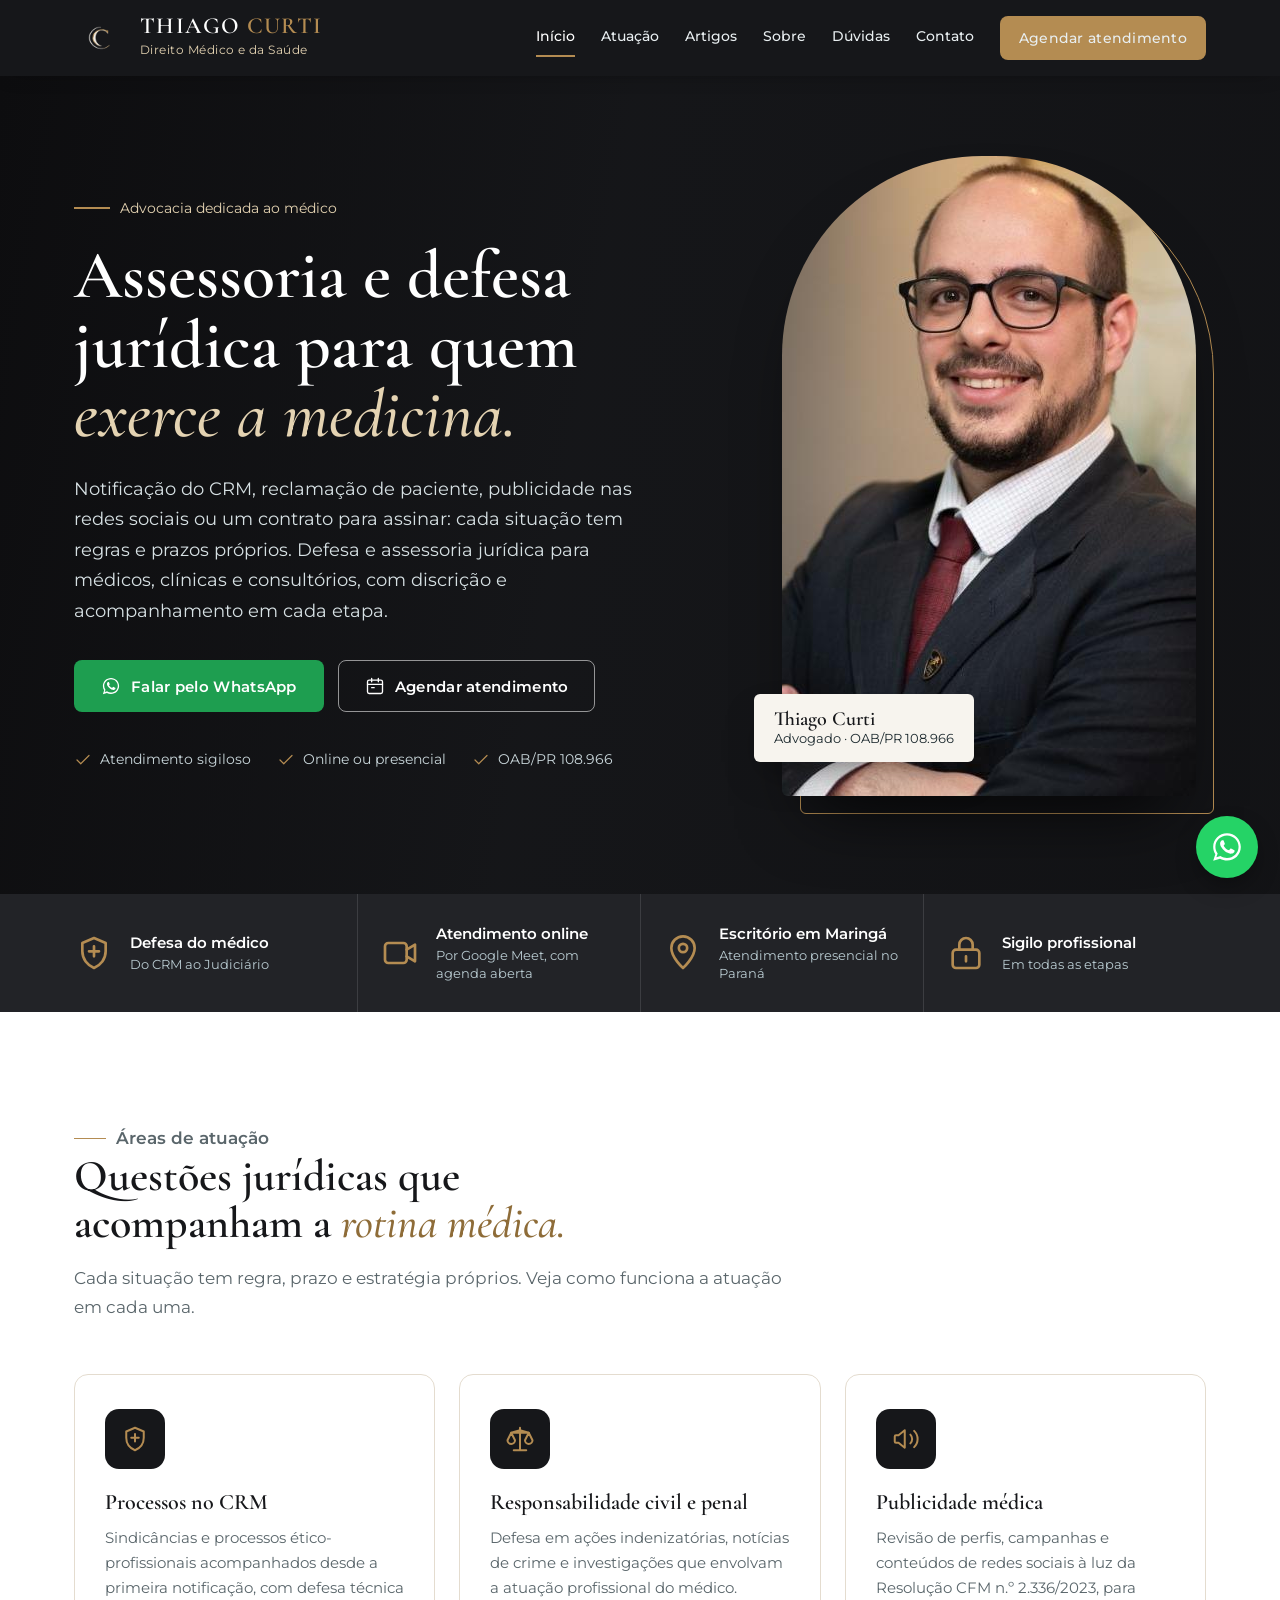
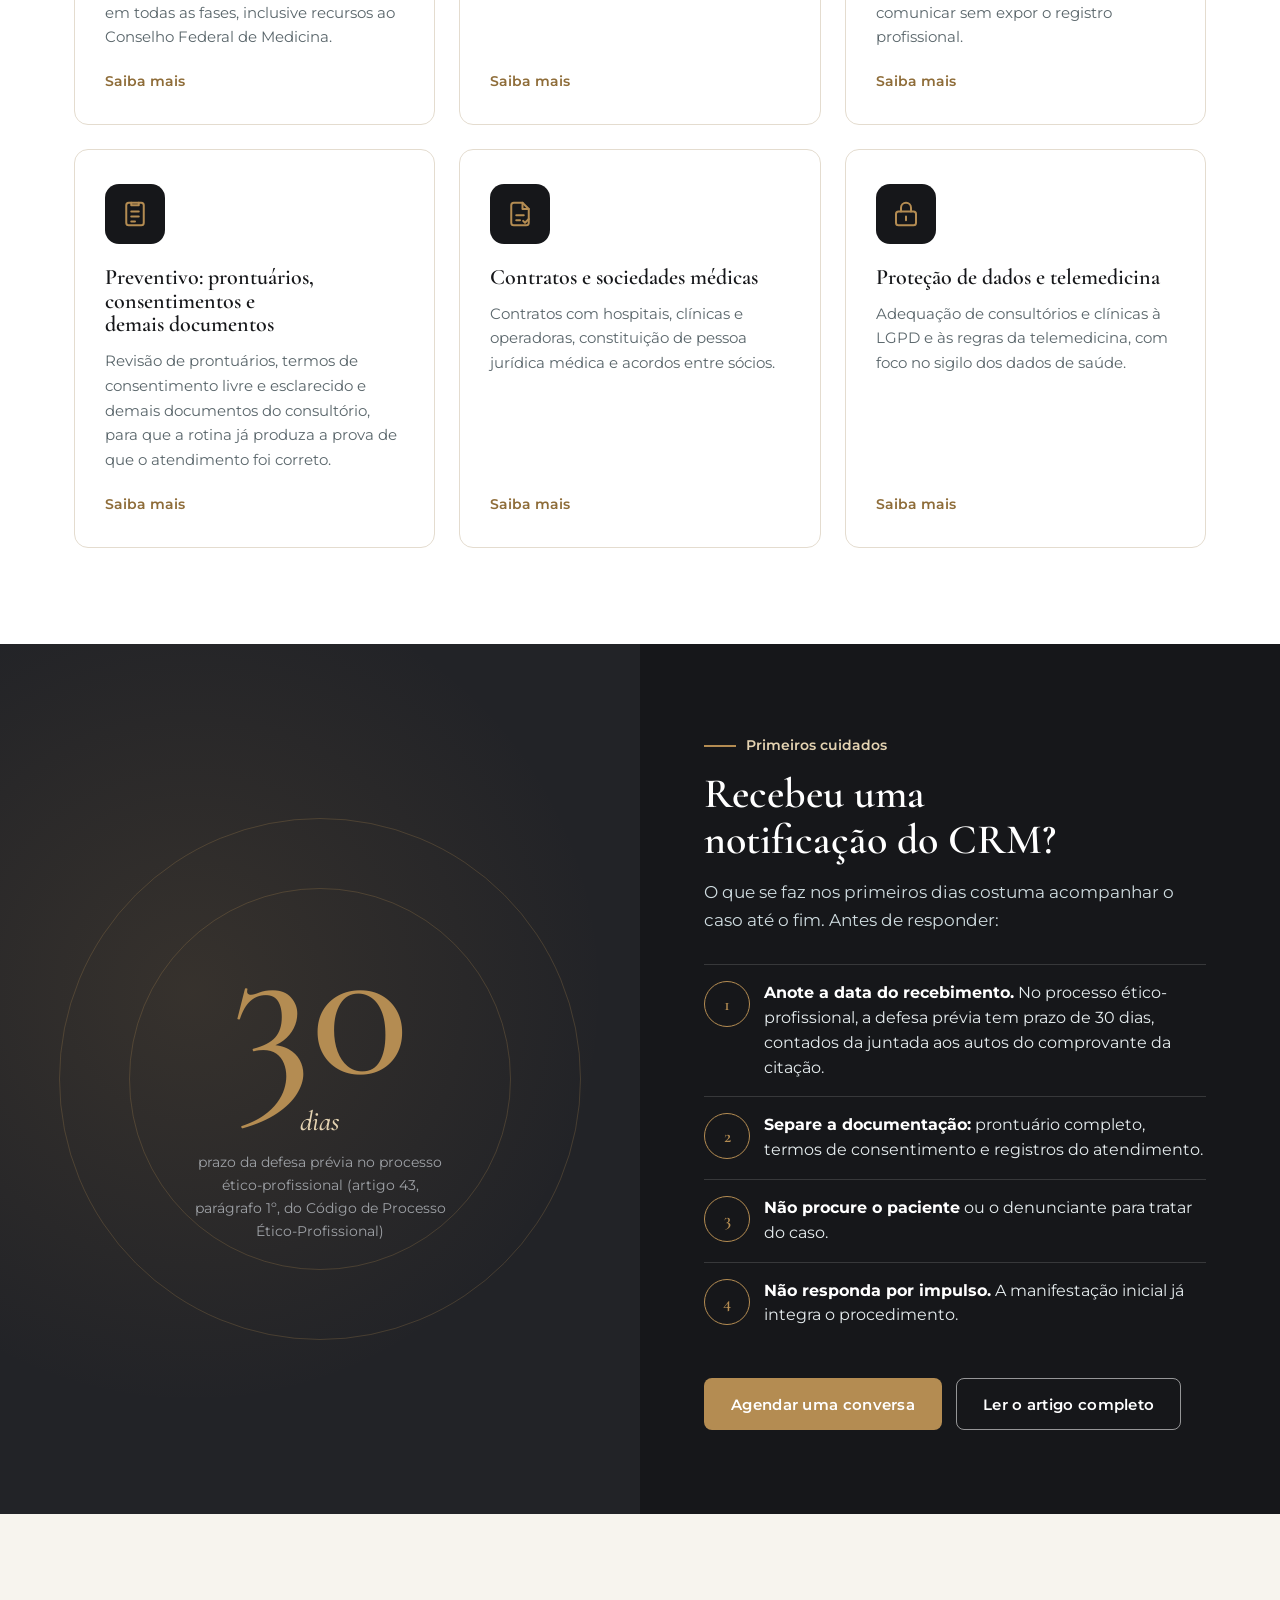
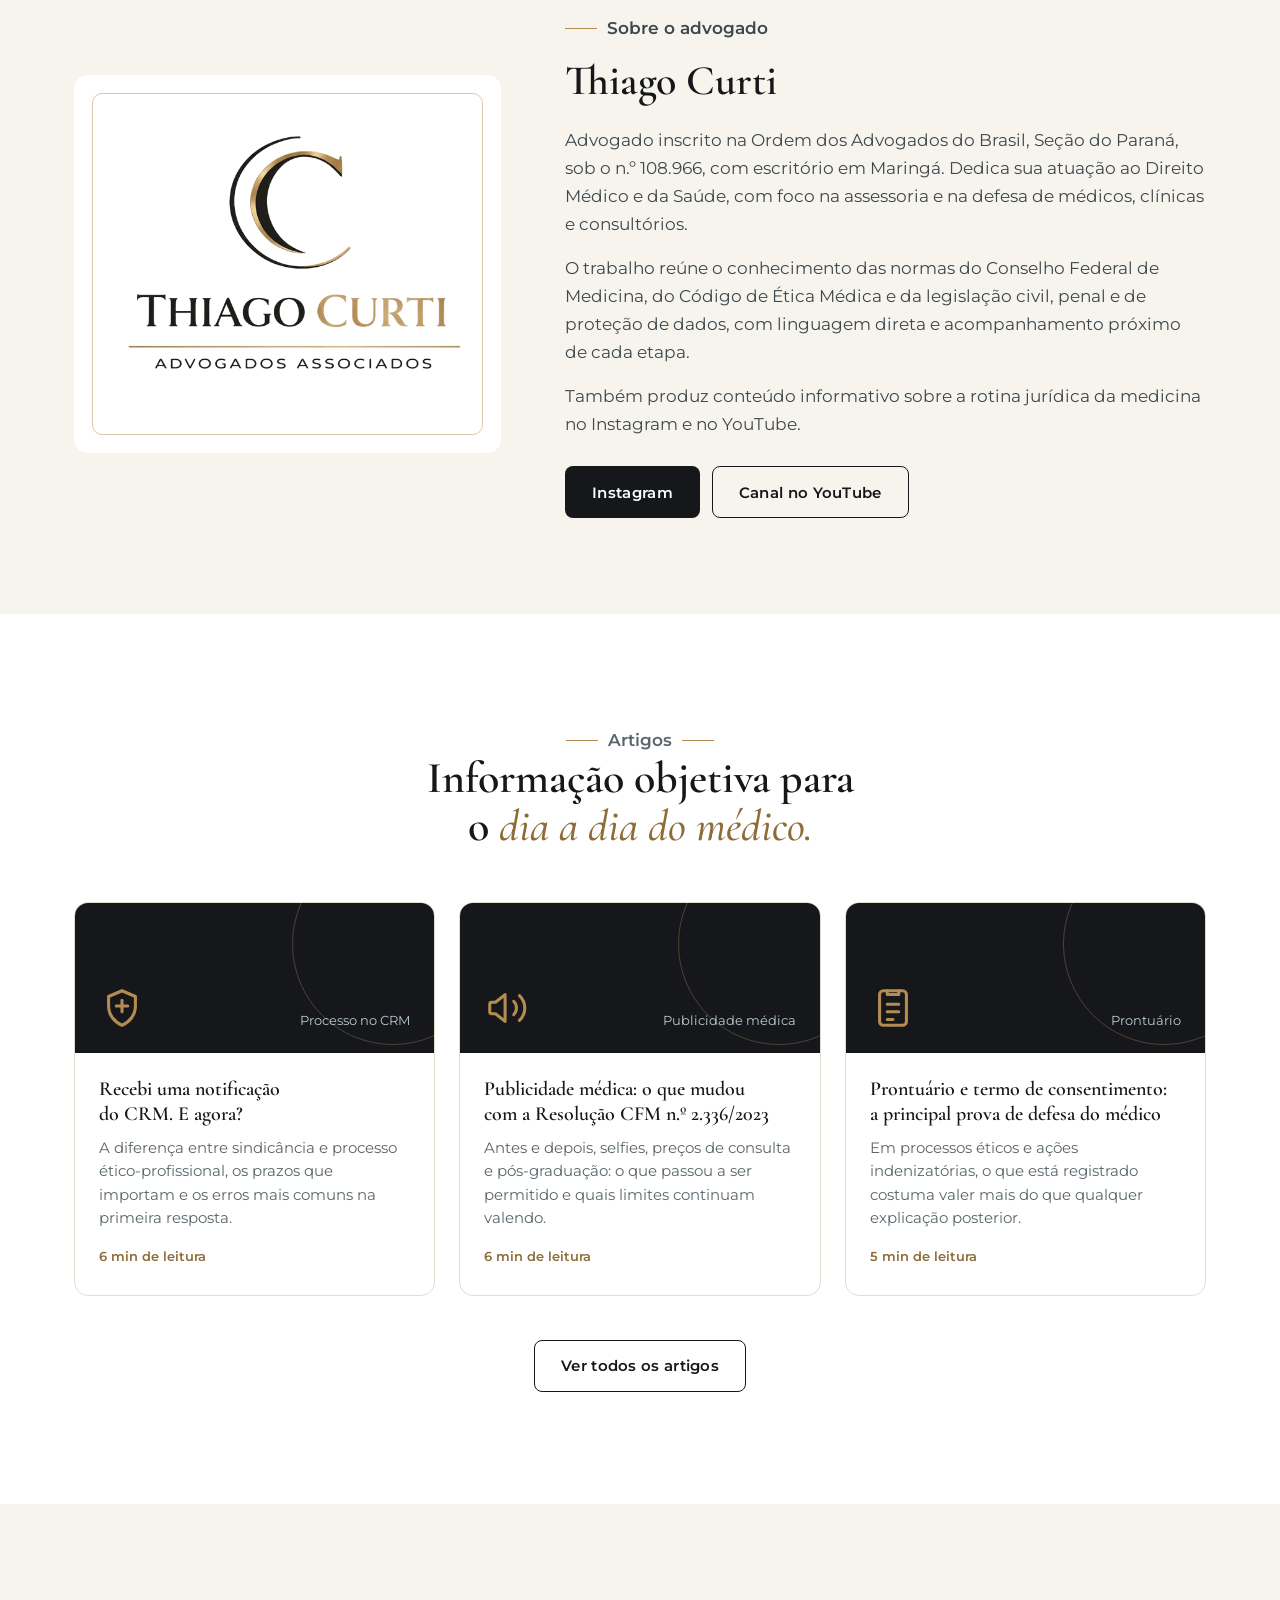
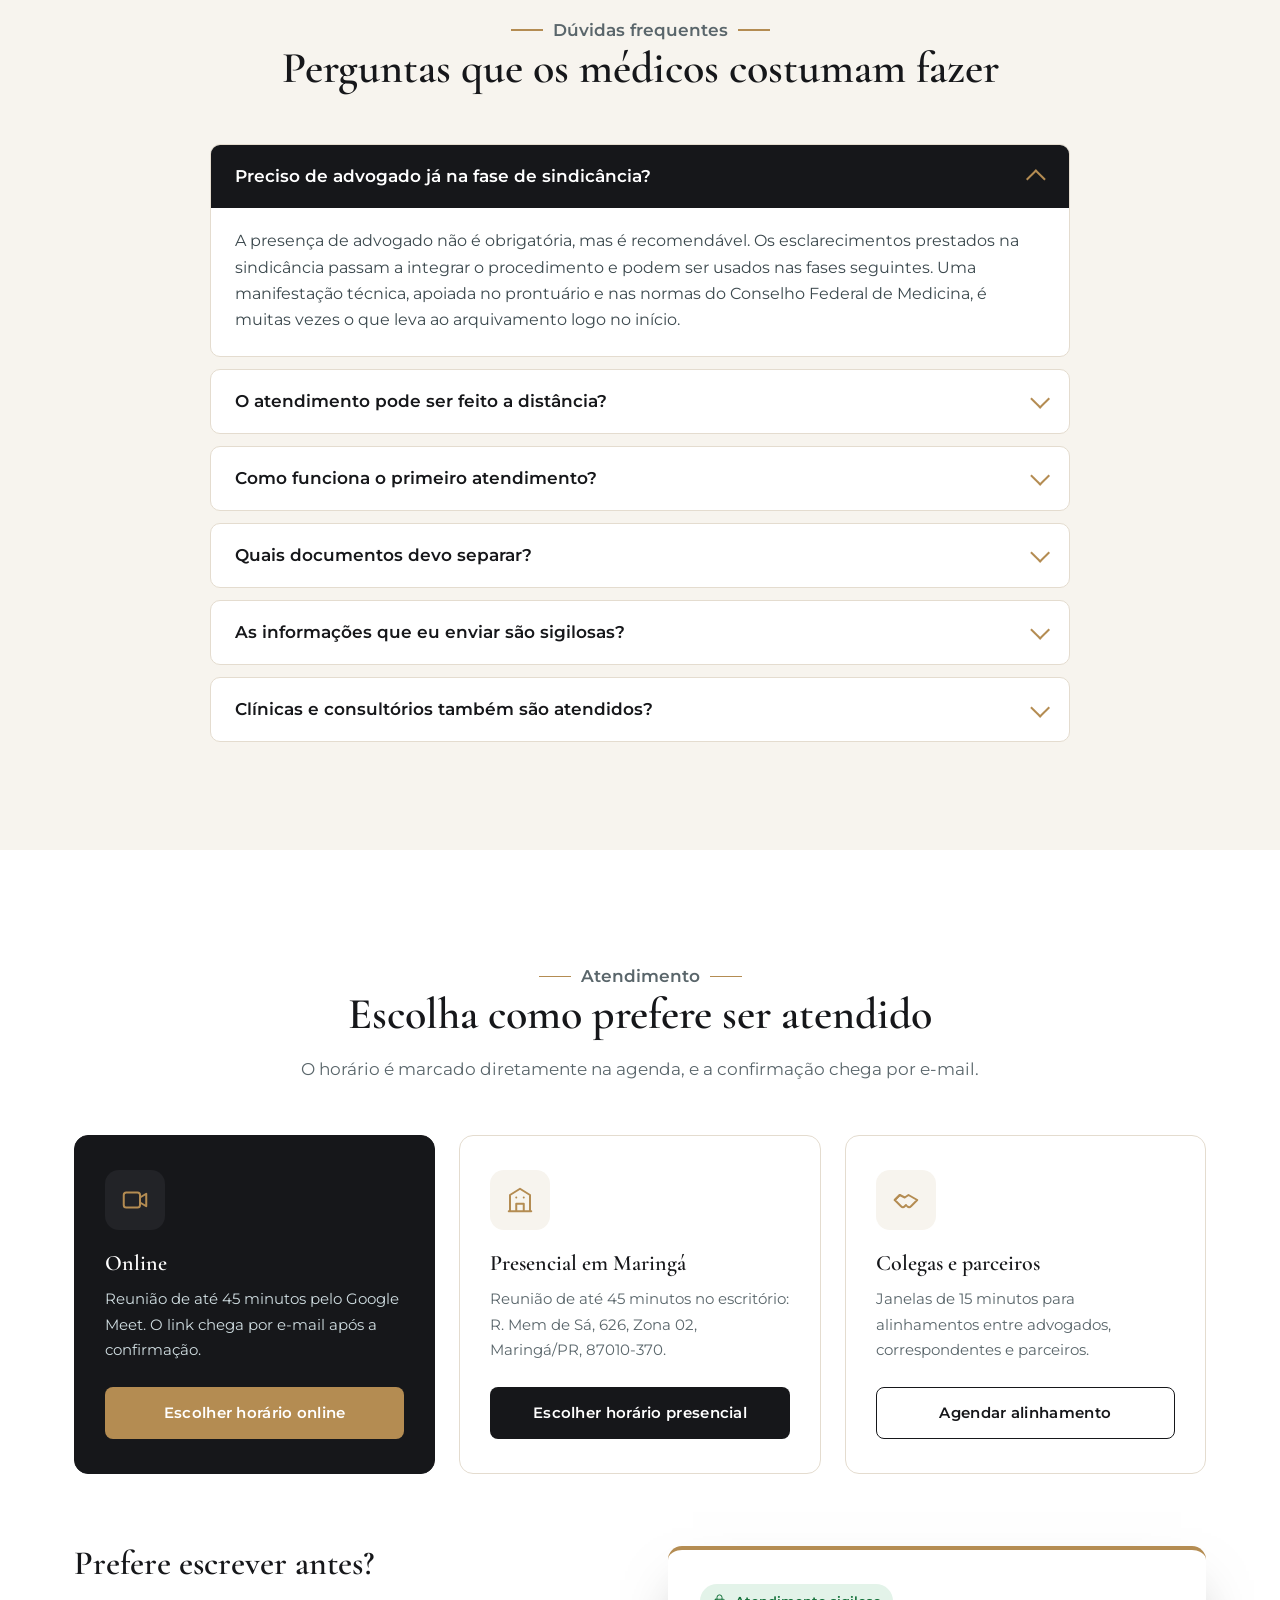
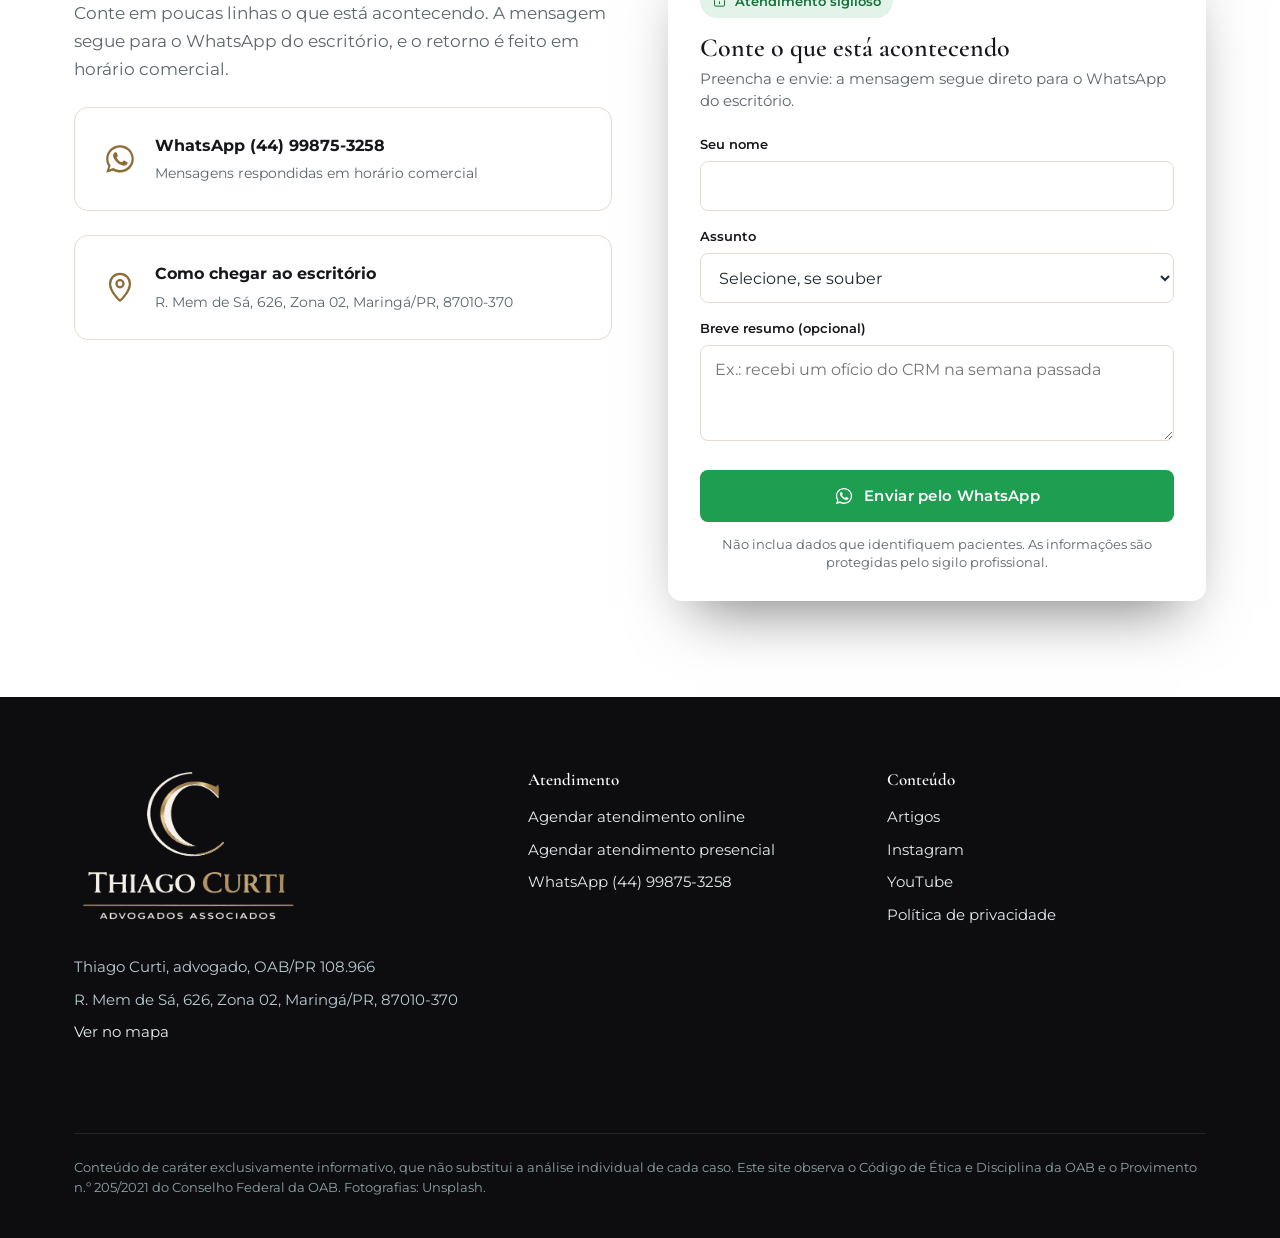
<file: index.html>
<!DOCTYPE html>
<html lang="pt-BR">
<head>
<meta charset="utf-8">
<meta name="viewport" content="width=device-width, initial-scale=1">
<title>Thiago Curti | Advocacia em Direito Médico para médicos — Maringá/PR</title>
<meta name="description" content="Assessoria e defesa jurídica para médicos, clínicas e consultórios: processos no CRM, responsabilidade profissional, publicidade médica, contratos e LGPD.">
<link rel="canonical" href="https://thiagocurti.github.io/">
<meta property="og:title" content="Thiago Curti | Advocacia em Direito Médico para médicos — Maringá/PR">
<meta property="og:description" content="Assessoria e defesa jurídica para médicos, clínicas e consultórios: processos no CRM, responsabilidade profissional, publicidade médica, contratos e LGPD.">
<meta property="og:type" content="website">
<meta property="og:locale" content="pt_BR">
<meta property="og:image" content="https://thiagocurti.github.io/assets/img/thiago-curti.jpg">
<meta name="google-site-verification" content="KDEpCcjyFiYWsmOzl2JCEaJj7ZCnC7lUH7FlzBdXmDM">
<meta name="theme-color" content="#16171A">
<link rel="icon" href="data:image/svg+xml,%3Csvg xmlns='http://www.w3.org/2000/svg' viewBox='0 0 40 40'%3E%3Crect width='40' height='40' rx='8' fill='%2316171A'/%3E%3Cpath d='M28 12a10 10 0 1 0 0 16' fill='none' stroke='%23B48C52' stroke-width='3.5' stroke-linecap='round'/%3E%3C/svg%3E">
<link rel="preconnect" href="https://fonts.googleapis.com"><link rel="preconnect" href="https://fonts.gstatic.com" crossorigin><link href="https://fonts.googleapis.com/css2?family=Cormorant+Garamond:ital,wght@0,500;0,600;0,700;1,500;1,600&family=Montserrat:wght@400;500;600&display=swap" rel="stylesheet">
<link rel="stylesheet" href="assets/style.css">
</head>
<body>
<a class="pular" href="#conteudo">Pular para o conteúdo</a>
<header class="topo"><div class="wrap">
<a class="marca" href="index.html"><img src="assets/img/logo-escuro-marca.png" alt="" width="54" height="52"><div><strong>Thiago <b>Curti</b></strong><span>Direito Médico e da Saúde</span></div></a>
<button class="abrir-menu" type="button" aria-expanded="false" aria-controls="menu" aria-label="Abrir menu"><svg viewBox="0 0 24 24" fill="none" stroke="currentColor" stroke-width="1.6" stroke-linecap="round" stroke-linejoin="round" aria-hidden="true"><path d="M4 7h16M4 12h16M4 17h16"/></svg></button>
<nav class="menu" id="menu" aria-label="Principal"><a href="index.html" aria-current="page">Início</a><a href="index.html#atuacao">Atuação</a><a href="artigos/index.html">Artigos</a><a href="index.html#sobre">Sobre</a><a href="index.html#duvidas">Dúvidas</a><a href="index.html#atendimento">Contato</a><a class="btn btn-ouro" href="https://calendar.app.google/kTP8xy6RkX4CCLtx5" target="_blank" rel="noopener">Agendar atendimento</a></nav>
</div></header>
<main id="conteudo">
<div class="hero"><div class="wrap">
<div>
<p class="selo-topo">Advocacia dedicada ao médico</p>
<h1>Assessoria e defesa jurídica para quem <em>exerce a medicina.</em></h1>
<p class="lead">Notificação do CRM, reclamação de paciente, publicidade nas redes sociais ou um contrato para assinar: cada situação tem regras e prazos próprios. Defesa e assessoria jurídica para médicos, clínicas e consultórios, com discrição e acompanhamento em cada etapa.</p>
<div class="acoes"><a class="btn btn-whats" href="https://wa.me/5544998753258" target="_blank" rel="noopener"><svg viewBox="0 0 32 32" aria-hidden="true" fill="currentColor"><path d="M16 3C8.8 3 3 8.7 3 15.8c0 2.5.7 4.9 2 7L3 29l6.4-2c2 1.1 4.3 1.7 6.6 1.7 7.2 0 13-5.7 13-12.8S23.2 3 16 3zm0 23.4c-2.1 0-4.1-.6-5.8-1.6l-.4-.3-3.8 1.2 1.2-3.7-.3-.4c-1.2-1.8-1.8-3.8-1.8-5.9C5.1 9.9 10 5.2 16 5.2s10.9 4.7 10.9 10.6S22 26.4 16 26.4zm6-7.9c-.3-.2-1.9-1-2.2-1.1-.3-.1-.5-.2-.7.2-.2.3-.8 1-1 1.2-.2.2-.4.2-.7.1-.3-.2-1.4-.5-2.6-1.6-1-.9-1.6-1.9-1.8-2.2-.2-.3 0-.5.1-.7l.5-.6c.2-.2.2-.3.3-.6.1-.2 0-.4 0-.6l-1-2.4c-.3-.6-.5-.5-.7-.5h-.6c-.2 0-.6.1-.9.4-.3.3-1.2 1.1-1.2 2.8s1.2 3.2 1.4 3.5c.2.2 2.4 3.6 5.8 5 .8.3 1.4.5 1.9.7.8.3 1.5.2 2.1.1.6-.1 1.9-.8 2.2-1.5.3-.7.3-1.4.2-1.5-.1-.2-.3-.3-.6-.4z"/></svg>Falar pelo WhatsApp</a><a class="btn btn-claro" href="https://calendar.app.google/kTP8xy6RkX4CCLtx5" target="_blank" rel="noopener"><svg viewBox="0 0 24 24" fill="none" stroke="currentColor" stroke-width="1.6" stroke-linecap="round" stroke-linejoin="round" aria-hidden="true"><rect x="3" y="5" width="18" height="16" rx="2"/><path d="M3 10h18M8 3v4M16 3v4M8 14h3"/></svg>Agendar atendimento</a></div>
<ul class="garantias"><li><svg viewBox="0 0 24 24" fill="none" stroke="currentColor" stroke-width="1.6" stroke-linecap="round" stroke-linejoin="round" aria-hidden="true"><path d="M20 6L9 17l-5-5"/></svg>Atendimento sigiloso</li><li><svg viewBox="0 0 24 24" fill="none" stroke="currentColor" stroke-width="1.6" stroke-linecap="round" stroke-linejoin="round" aria-hidden="true"><path d="M20 6L9 17l-5-5"/></svg>Online ou presencial</li><li><svg viewBox="0 0 24 24" fill="none" stroke="currentColor" stroke-width="1.6" stroke-linecap="round" stroke-linejoin="round" aria-hidden="true"><path d="M20 6L9 17l-5-5"/></svg>OAB/PR 108.966</li></ul>
</div>
<figure class="retrato-hero"><img src="assets/img/thiago-curti.jpg" alt="Thiago Curti, advogado" width="640" height="640"><figcaption><strong>Thiago Curti</strong>Advogado · OAB/PR 108.966</figcaption></figure>
</div></div>

<div class="faixa"><div class="wrap">
<div class="item"><svg viewBox="0 0 24 24" fill="none" stroke="currentColor" stroke-width="1.6" stroke-linecap="round" stroke-linejoin="round" aria-hidden="true"><path d="M12 3l7 3v5c0 4.6-3 8.3-7 10-4-1.7-7-5.4-7-10V6l7-3z"/><path d="M12 8v6M9 11h6"/></svg><div><strong>Defesa do médico</strong><span>Do CRM ao Judiciário</span></div></div>
<div class="item"><svg viewBox="0 0 24 24" fill="none" stroke="currentColor" stroke-width="1.6" stroke-linecap="round" stroke-linejoin="round" aria-hidden="true"><rect x="3" y="6" width="13" height="12" rx="2"/><path d="M16 10l5-3v10l-5-3"/></svg><div><strong>Atendimento online</strong><span>Por Google Meet, com agenda aberta</span></div></div>
<div class="item"><svg viewBox="0 0 24 24" fill="none" stroke="currentColor" stroke-width="1.6" stroke-linecap="round" stroke-linejoin="round" aria-hidden="true"><path d="M12 21s7-6.2 7-12a7 7 0 10-14 0c0 5.8 7 12 7 12z"/><circle cx="12" cy="9" r="2.5"/></svg><div><strong>Escritório em Maringá</strong><span>Atendimento presencial no Paraná</span></div></div>
<div class="item"><svg viewBox="0 0 24 24" fill="none" stroke="currentColor" stroke-width="1.6" stroke-linecap="round" stroke-linejoin="round" aria-hidden="true"><rect x="4" y="10" width="16" height="11" rx="2"/><path d="M8 10V7a4 4 0 018 0v3M12 14v3"/></svg><div><strong>Sigilo profissional</strong><span>Em todas as etapas</span></div></div>
</div></div>

<section id="atuacao"><div class="wrap">
<div class="cab-secao"><p class="marcador">Áreas de atuação</p><h2>Questões jurídicas que acompanham a <em>rotina médica.</em></h2><p>Cada situação tem regra, prazo e estratégia próprios. Veja como funciona a atuação em cada uma.</p></div>
<div class="cartoes"><article class="cartao"><div class="icone"><svg viewBox="0 0 24 24" fill="none" stroke="currentColor" stroke-width="1.6" stroke-linecap="round" stroke-linejoin="round" aria-hidden="true"><path d="M12 3l7 3v5c0 4.6-3 8.3-7 10-4-1.7-7-5.4-7-10V6l7-3z"/><path d="M12 8v6M9 11h6"/></svg></div><h3>Processos no CRM</h3><p>Sindicâncias e processos ético-profissionais acompanhados desde a primeira notificação, com defesa técnica em todas as fases, inclusive recursos ao Conselho Federal de Medicina.</p><a href="artigos/notificacao-crm-o-que-fazer.html">Saiba mais<span class="sr"> sobre processos no crm</span></a></article><article class="cartao"><div class="icone"><svg viewBox="0 0 24 24" fill="none" stroke="currentColor" stroke-width="1.6" stroke-linecap="round" stroke-linejoin="round" aria-hidden="true"><path d="M12 3v18M7 21h10M5 7h14M12 5l-7 2M12 5l7 2"/><path d="M5 7l-3 6a3 3 0 006 0L5 7zM19 7l-3 6a3 3 0 006 0l-3-6z"/></svg></div><h3>Responsabilidade civil e penal</h3><p>Defesa em ações indenizatórias, notícias de crime e investigações que envolvam a atuação profissional do médico.</p><a href="artigos/prontuario-e-consentimento-defesa-do-medico.html">Saiba mais<span class="sr"> sobre responsabilidade civil e penal</span></a></article><article class="cartao"><div class="icone"><svg viewBox="0 0 24 24" fill="none" stroke="currentColor" stroke-width="1.6" stroke-linecap="round" stroke-linejoin="round" aria-hidden="true"><path d="M3 10v4a1 1 0 001 1h2l5 4V5L6 9H4a1 1 0 00-1 1z"/><path d="M15.5 8.5a5 5 0 010 7M18.5 5.5a9 9 0 010 13"/></svg></div><h3>Publicidade médica</h3><p>Revisão de perfis, campanhas e conteúdos de redes sociais à luz da Resolução CFM n.º 2.336/2023, para comunicar sem expor o registro profissional.</p><a href="artigos/publicidade-medica-resolucao-cfm-2336.html">Saiba mais<span class="sr"> sobre publicidade médica</span></a></article><article class="cartao"><div class="icone"><svg viewBox="0 0 24 24" fill="none" stroke="currentColor" stroke-width="1.6" stroke-linecap="round" stroke-linejoin="round" aria-hidden="true"><rect x="5" y="3" width="14" height="18" rx="2"/><path d="M9 3v2h6V3M9 10h6M9 14h6M9 18h3"/></svg></div><h3>Preventivo: prontuários, consentimentos e demais documentos</h3><p>Revisão de prontuários, termos de consentimento livre e esclarecido e demais documentos do consultório, para que a rotina já produza a prova de que o atendimento foi correto.</p><a href="artigos/prontuario-e-consentimento-defesa-do-medico.html">Saiba mais<span class="sr"> sobre preventivo: prontuários, consentimentos e demais documentos</span></a></article><article class="cartao"><div class="icone"><svg viewBox="0 0 24 24" fill="none" stroke="currentColor" stroke-width="1.6" stroke-linecap="round" stroke-linejoin="round" aria-hidden="true"><path d="M14 3H7a2 2 0 00-2 2v14a2 2 0 002 2h10a2 2 0 002-2V8z"/><path d="M14 3v5h5M9 13h6M9 17h3"/><path d="M14.5 17.5l1.5 1.5 3-3"/></svg></div><h3>Contratos e sociedades médicas</h3><p>Contratos com hospitais, clínicas e operadoras, constituição de pessoa jurídica médica e acordos entre sócios.</p><a href="artigos/medico-pj-contratos-hospitais-clinicas.html">Saiba mais<span class="sr"> sobre contratos e sociedades médicas</span></a></article><article class="cartao"><div class="icone"><svg viewBox="0 0 24 24" fill="none" stroke="currentColor" stroke-width="1.6" stroke-linecap="round" stroke-linejoin="round" aria-hidden="true"><rect x="4" y="10" width="16" height="11" rx="2"/><path d="M8 10V7a4 4 0 018 0v3M12 14v3"/></svg></div><h3>Proteção de dados e telemedicina</h3><p>Adequação de consultórios e clínicas à LGPD e às regras da telemedicina, com foco no sigilo dos dados de saúde.</p><a href="artigos/lgpd-no-consultorio-medico.html">Saiba mais<span class="sr"> sobre proteção de dados e telemedicina</span></a></article></div>
</div></section>

<section class="crm" aria-labelledby="crm-titulo"><div class="grade">
<div class="foto"><p class="prazo"><b>30</b><span>dias</span><small>prazo da defesa prévia no processo ético-profissional (artigo 43, parágrafo 1º, do Código de Processo Ético-Profissional)</small></p></div>
<div class="texto">
<p class="marcador">Primeiros cuidados</p>
<h2 id="crm-titulo">Recebeu uma notificação do CRM?</h2>
<p class="intro">O que se faz nos primeiros dias costuma acompanhar o caso até o fim. Antes de responder:</p>
<ol class="passos">
<li><span><strong>Anote a data do recebimento.</strong> No processo ético-profissional, a defesa prévia tem prazo de 30 dias, contados da juntada aos autos do comprovante da citação.</span></li>
<li><span><strong>Separe a documentação:</strong> prontuário completo, termos de consentimento e registros do atendimento.</span></li>
<li><span><strong>Não procure o paciente</strong> ou o denunciante para tratar do caso.</span></li>
<li><span><strong>Não responda por impulso.</strong> A manifestação inicial já integra o procedimento.</span></li>
</ol>
<div class="acoes"><a class="btn btn-ouro" href="https://calendar.app.google/kTP8xy6RkX4CCLtx5" target="_blank" rel="noopener">Agendar uma conversa</a><a class="btn btn-claro" href="artigos/notificacao-crm-o-que-fazer.html">Ler o artigo completo</a></div>
</div>
</div></section>

<section id="sobre" class="creme"><div class="wrap sobre">
<div class="retrato" style="background:#fff;aspect-ratio:auto;padding:56px 40px"><img src="assets/img/logo-claro.png" alt="Logotipo Thiago Curti" style="height:auto;object-fit:contain" width="560" height="429"></div>
<div>
<p class="marcador">Sobre o advogado</p>
<h2>Thiago Curti</h2>
<p>Advogado inscrito na Ordem dos Advogados do Brasil, Seção do Paraná, sob o n.º 108.966, com escritório em Maringá. Dedica sua atuação ao Direito Médico e da Saúde, com foco na assessoria e na defesa de médicos, clínicas e consultórios.</p>
<p>O trabalho reúne o conhecimento das normas do Conselho Federal de Medicina, do Código de Ética Médica e da legislação civil, penal e de proteção de dados, com linguagem direta e acompanhamento próximo de cada etapa.</p>
<p>Também produz conteúdo informativo sobre a rotina jurídica da medicina no Instagram e no YouTube.</p>
<div class="redes"><a class="btn btn-azul" href="https://www.instagram.com/thiagocurti" target="_blank" rel="noopener">Instagram</a><a class="btn btn-contorno" href="https://www.youtube.com/channel/UC_EC77Ljl761EYmBbQ0q96g" target="_blank" rel="noopener">Canal no YouTube</a></div>
</div>
</div></section>

<section id="artigos"><div class="wrap">
<div class="cab-secao centro"><p class="marcador">Artigos</p><h2>Informação objetiva para o <em>dia a dia do médico.</em></h2></div>
<div class="grade-artigos"><article class="card-artigo"><div class="capa"><svg viewBox="0 0 24 24" fill="none" stroke="currentColor" stroke-width="1.6" stroke-linecap="round" stroke-linejoin="round" aria-hidden="true"><path d="M12 3l7 3v5c0 4.6-3 8.3-7 10-4-1.7-7-5.4-7-10V6l7-3z"/><path d="M12 8v6M9 11h6"/></svg><span>Processo no CRM</span></div><div class="txt"><h3><a href="artigos/notificacao-crm-o-que-fazer.html">Recebi uma notificação do CRM. E agora?</a></h3><p>A diferença entre sindicância e processo ético-profissional, os prazos que importam e os erros mais comuns na primeira resposta.</p><p class="data">6 min de leitura</p></div></article><article class="card-artigo"><div class="capa"><svg viewBox="0 0 24 24" fill="none" stroke="currentColor" stroke-width="1.6" stroke-linecap="round" stroke-linejoin="round" aria-hidden="true"><path d="M3 10v4a1 1 0 001 1h2l5 4V5L6 9H4a1 1 0 00-1 1z"/><path d="M15.5 8.5a5 5 0 010 7M18.5 5.5a9 9 0 010 13"/></svg><span>Publicidade médica</span></div><div class="txt"><h3><a href="artigos/publicidade-medica-resolucao-cfm-2336.html">Publicidade médica: o que mudou com a Resolução CFM n.º 2.336/2023</a></h3><p>Antes e depois, selfies, preços de consulta e pós-graduação: o que passou a ser permitido e quais limites continuam valendo.</p><p class="data">6 min de leitura</p></div></article><article class="card-artigo"><div class="capa"><svg viewBox="0 0 24 24" fill="none" stroke="currentColor" stroke-width="1.6" stroke-linecap="round" stroke-linejoin="round" aria-hidden="true"><rect x="5" y="3" width="14" height="18" rx="2"/><path d="M9 3v2h6V3M9 10h6M9 14h6M9 18h3"/></svg><span>Prontuário</span></div><div class="txt"><h3><a href="artigos/prontuario-e-consentimento-defesa-do-medico.html">Prontuário e termo de consentimento: a principal prova de defesa do médico</a></h3><p>Em processos éticos e ações indenizatórias, o que está registrado costuma valer mais do que qualquer explicação posterior.</p><p class="data">5 min de leitura</p></div></article></div>
<p class="ver-todos"><a class="btn btn-contorno" href="artigos/index.html">Ver todos os artigos</a></p>
</div></section>

<section id="duvidas" class="creme"><div class="wrap">
<div class="cab-secao centro"><p class="marcador">Dúvidas frequentes</p><h2>Perguntas que os médicos costumam fazer</h2></div>
<div class="faq"><details open><summary>Preciso de advogado já na fase de sindicância?</summary><div class="resp"><p>A presença de advogado não é obrigatória, mas é recomendável. Os esclarecimentos prestados na sindicância passam a integrar o procedimento e podem ser usados nas fases seguintes. Uma manifestação técnica, apoiada no prontuário e nas normas do Conselho Federal de Medicina, é muitas vezes o que leva ao arquivamento logo no início.</p></div></details><details><summary>O atendimento pode ser feito a distância?</summary><div class="resp"><p>Sim. O atendimento online é feito por Google Meet, com horário escolhido diretamente na agenda, o que permite orientar médicos de outras cidades. Também há atendimento presencial no escritório em Maringá.</p></div></details><details><summary>Como funciona o primeiro atendimento?</summary><div class="resp"><p>Você escolhe o horário na agenda e informa, em poucas linhas, do que se trata. Na reunião, de até 45 minutos, a situação é analisada e os caminhos possíveis são explicados. Se houver contratação, a proposta de honorários é apresentada por escrito antes de qualquer providência.</p></div></details><details><summary>Quais documentos devo separar?</summary><div class="resp"><p>A notificação ou citação recebida, com a data de recebimento, o prontuário completo do atendimento, os termos de consentimento, exames, prescrições e eventuais mensagens trocadas. Não é preciso enviar nada antes da reunião.</p></div></details><details><summary>As informações que eu enviar são sigilosas?</summary><div class="resp"><p>Sim. Tudo o que é relatado ao advogado está protegido pelo sigilo profissional. Ainda assim, recomenda-se não enviar por mensagem dados que identifiquem pacientes antes da reunião.</p></div></details><details><summary>Clínicas e consultórios também são atendidos?</summary><div class="resp"><p>Sim. Além da defesa individual do médico, o escritório presta assessoria preventiva a clínicas e consultórios em contratos, publicidade, prontuário e proteção de dados.</p></div></details></div>
</div></section>

<section id="atendimento"><div class="wrap">
<div class="cab-secao centro"><p class="marcador">Atendimento</p><h2>Escolha como prefere ser atendido</h2><p>O horário é marcado diretamente na agenda, e a confirmação chega por e-mail.</p></div>
<div class="opcoes">
<div class="opcao destaque"><div class="icone"><svg viewBox="0 0 24 24" fill="none" stroke="currentColor" stroke-width="1.6" stroke-linecap="round" stroke-linejoin="round" aria-hidden="true"><rect x="3" y="6" width="13" height="12" rx="2"/><path d="M16 10l5-3v10l-5-3"/></svg></div><h3>Online</h3><p>Reunião de até 45 minutos pelo Google Meet. O link chega por e-mail após a confirmação.</p><a class="btn btn-ouro" href="https://calendar.app.google/kTP8xy6RkX4CCLtx5" target="_blank" rel="noopener">Escolher horário online</a></div>
<div class="opcao"><div class="icone"><svg viewBox="0 0 24 24" fill="none" stroke="currentColor" stroke-width="1.6" stroke-linecap="round" stroke-linejoin="round" aria-hidden="true"><path d="M4 21V8l8-5 8 5v13M9 21v-6h6v6M3 21h18"/><path d="M9 10h.01M15 10h.01"/></svg></div><h3>Presencial em Maringá</h3><p>Reunião de até 45 minutos no escritório: R. Mem de Sá, 626, Zona 02, Maringá/PR, 87010-370.</p><a class="btn btn-azul" href="https://calendar.app.google/4LmpsZA76husfQk38" target="_blank" rel="noopener">Escolher horário presencial</a></div>
<div class="opcao"><div class="icone"><svg viewBox="0 0 24 24" fill="none" stroke="currentColor" stroke-width="1.6" stroke-linecap="round" stroke-linejoin="round" aria-hidden="true"><path d="M3 12l4-4 4 2 3-2 7 4M3 12l5 5c1 1 2 1 3 0l1-1M21 12l-5 5c-1 1-2 1-3 0"/><path d="M7 8l-4 4"/></svg></div><h3>Colegas e parceiros</h3><p>Janelas de 15 minutos para alinhamentos entre advogados, correspondentes e parceiros.</p><a class="btn btn-contorno" href="https://calendar.app.google/Qg24mGTQALDB6xcJ6" target="_blank" rel="noopener">Agendar alinhamento</a></div>
</div>
<div class="contato-grade">
<div class="lado"><h3>Prefere escrever antes?</h3><p>Conte em poucas linhas o que está acontecendo. A mensagem segue para o WhatsApp do escritório, e o retorno é feito em horário comercial.</p>
<div class="contato">
<a class="bloco" href="https://wa.me/5544998753258" target="_blank" rel="noopener"><svg viewBox="0 0 32 32" aria-hidden="true" fill="currentColor"><path d="M16 3C8.8 3 3 8.7 3 15.8c0 2.5.7 4.9 2 7L3 29l6.4-2c2 1.1 4.3 1.7 6.6 1.7 7.2 0 13-5.7 13-12.8S23.2 3 16 3zm0 23.4c-2.1 0-4.1-.6-5.8-1.6l-.4-.3-3.8 1.2 1.2-3.7-.3-.4c-1.2-1.8-1.8-3.8-1.8-5.9C5.1 9.9 10 5.2 16 5.2s10.9 4.7 10.9 10.6S22 26.4 16 26.4zm6-7.9c-.3-.2-1.9-1-2.2-1.1-.3-.1-.5-.2-.7.2-.2.3-.8 1-1 1.2-.2.2-.4.2-.7.1-.3-.2-1.4-.5-2.6-1.6-1-.9-1.6-1.9-1.8-2.2-.2-.3 0-.5.1-.7l.5-.6c.2-.2.2-.3.3-.6.1-.2 0-.4 0-.6l-1-2.4c-.3-.6-.5-.5-.7-.5h-.6c-.2 0-.6.1-.9.4-.3.3-1.2 1.1-1.2 2.8s1.2 3.2 1.4 3.5c.2.2 2.4 3.6 5.8 5 .8.3 1.4.5 1.9.7.8.3 1.5.2 2.1.1.6-.1 1.9-.8 2.2-1.5.3-.7.3-1.4.2-1.5-.1-.2-.3-.3-.6-.4z"/></svg><div><strong>WhatsApp (44) 99875-3258</strong><span>Mensagens respondidas em horário comercial</span></div></a>
<a class="bloco" href="https://www.google.com/maps/search/?api=1&query=R.+Mem+de+S%C3%A1%2C+626+-+Zona+02%2C+Maring%C3%A1+-+PR%2C+87010-370" target="_blank" rel="noopener"><svg viewBox="0 0 24 24" fill="none" stroke="currentColor" stroke-width="1.6" stroke-linecap="round" stroke-linejoin="round" aria-hidden="true"><path d="M12 21s7-6.2 7-12a7 7 0 10-14 0c0 5.8 7 12 7 12z"/><circle cx="12" cy="9" r="2.5"/></svg><div><strong>Como chegar ao escritório</strong><span>R. Mem de Sá, 626, Zona 02, Maringá/PR, 87010-370</span></div></a>
</div>
</div>
<form class="form-card" id="form-contato" novalidate>
<span class="etiqueta"><svg width="15" height="15" viewBox="0 0 24 24" fill="none" stroke="currentColor" stroke-width="1.6" stroke-linecap="round" stroke-linejoin="round" aria-hidden="true"><rect x="4" y="10" width="16" height="11" rx="2"/><path d="M8 10V7a4 4 0 018 0v3M12 14v3"/></svg>Atendimento sigiloso</span>
<h2>Conte o que está acontecendo</h2>
<p class="sub">Preencha e envie: a mensagem segue direto para o WhatsApp do escritório.</p>
<div class="grupo"><label for="nome">Seu nome</label><input id="nome" name="nome" autocomplete="name" required><p class="erro">Informe seu nome para continuar.</p></div>
<div class="grupo"><label for="assunto">Assunto</label><select id="assunto" name="assunto"><option value="">Selecione, se souber</option><option>Notificação ou processo no CRM</option><option>Ação judicial ou reclamação de paciente</option><option>Publicidade e redes sociais</option><option>Contratos, clínica ou sociedade</option><option>Prontuário, LGPD ou telemedicina</option><option>Outro assunto</option></select></div>
<div class="grupo"><label for="mensagem">Breve resumo (opcional)</label><textarea id="mensagem" name="mensagem" placeholder="Ex.: recebi um ofício do CRM na semana passada"></textarea></div>
<button class="btn btn-whats" type="submit"><svg viewBox="0 0 32 32" aria-hidden="true" fill="currentColor"><path d="M16 3C8.8 3 3 8.7 3 15.8c0 2.5.7 4.9 2 7L3 29l6.4-2c2 1.1 4.3 1.7 6.6 1.7 7.2 0 13-5.7 13-12.8S23.2 3 16 3zm0 23.4c-2.1 0-4.1-.6-5.8-1.6l-.4-.3-3.8 1.2 1.2-3.7-.3-.4c-1.2-1.8-1.8-3.8-1.8-5.9C5.1 9.9 10 5.2 16 5.2s10.9 4.7 10.9 10.6S22 26.4 16 26.4zm6-7.9c-.3-.2-1.9-1-2.2-1.1-.3-.1-.5-.2-.7.2-.2.3-.8 1-1 1.2-.2.2-.4.2-.7.1-.3-.2-1.4-.5-2.6-1.6-1-.9-1.6-1.9-1.8-2.2-.2-.3 0-.5.1-.7l.5-.6c.2-.2.2-.3.3-.6.1-.2 0-.4 0-.6l-1-2.4c-.3-.6-.5-.5-.7-.5h-.6c-.2 0-.6.1-.9.4-.3.3-1.2 1.1-1.2 2.8s1.2 3.2 1.4 3.5c.2.2 2.4 3.6 5.8 5 .8.3 1.4.5 1.9.7.8.3 1.5.2 2.1.1.6-.1 1.9-.8 2.2-1.5.3-.7.3-1.4.2-1.5-.1-.2-.3-.3-.6-.4z"/></svg>Enviar pelo WhatsApp</button>
<p class="nota">Não inclua dados que identifiquem pacientes. As informações são protegidas pelo sigilo profissional.</p>
</form>
</div>
</div></section>
</main>
<script type="application/ld+json">{"@context": "https://schema.org", "@type": "LegalService", "name": "Thiago Curti Advocacia — Direito Médico e da Saúde", "description": "Assessoria e defesa jurídica para médicos, clínicas e consultórios.", "url": "https://thiagocurti.github.io/", "telephone": "+55-44-99875-3258", "address": {"@type": "PostalAddress", "streetAddress": "R. Mem de Sá, 626, Zona 02", "addressLocality": "Maringá", "addressRegion": "PR", "postalCode": "87010-370", "addressCountry": "BR"}, "areaServed": "BR", "sameAs": ["https://www.instagram.com/thiagocurti", "https://www.youtube.com/channel/UC_EC77Ljl761EYmBbQ0q96g"]}</script>
<footer class="rodape-site"><div class="wrap cols">
<div><img class="logo-rodape" src="assets/img/logo-escuro.png" alt="Thiago Curti" width="220" height="168"><p>Thiago Curti, advogado, OAB/PR 108.966</p><p>R. Mem de Sá, 626, Zona 02, Maringá/PR, 87010-370</p><p><a href="https://www.google.com/maps/search/?api=1&query=R.+Mem+de+S%C3%A1%2C+626+-+Zona+02%2C+Maring%C3%A1+-+PR%2C+87010-370" target="_blank" rel="noopener">Ver no mapa</a></p></div>
<div><strong>Atendimento</strong><p><a href="https://calendar.app.google/kTP8xy6RkX4CCLtx5" target="_blank" rel="noopener">Agendar atendimento online</a></p><p><a href="https://calendar.app.google/4LmpsZA76husfQk38" target="_blank" rel="noopener">Agendar atendimento presencial</a></p><p><a href="https://wa.me/5544998753258" target="_blank" rel="noopener">WhatsApp (44) 99875-3258</a></p></div>
<div><strong>Conteúdo</strong><p><a href="artigos/index.html">Artigos</a></p><p><a href="https://www.instagram.com/thiagocurti" target="_blank" rel="noopener">Instagram</a></p><p><a href="https://www.youtube.com/channel/UC_EC77Ljl761EYmBbQ0q96g" target="_blank" rel="noopener">YouTube</a></p><p><a href="privacidade.html">Política de privacidade</a></p></div>
<p class="legal">Conteúdo de caráter exclusivamente informativo, que não substitui a análise individual de cada caso. Este site observa o Código de Ética e Disciplina da OAB e o Provimento n.º 205/2021 do Conselho Federal da OAB. Fotografias: Unsplash.</p>
</div></footer>
<a class="whats-fixo" href="https://wa.me/5544998753258" target="_blank" rel="noopener" aria-label="Conversar pelo WhatsApp"><svg viewBox="0 0 32 32" aria-hidden="true" fill="currentColor"><path d="M16 3C8.8 3 3 8.7 3 15.8c0 2.5.7 4.9 2 7L3 29l6.4-2c2 1.1 4.3 1.7 6.6 1.7 7.2 0 13-5.7 13-12.8S23.2 3 16 3zm0 23.4c-2.1 0-4.1-.6-5.8-1.6l-.4-.3-3.8 1.2 1.2-3.7-.3-.4c-1.2-1.8-1.8-3.8-1.8-5.9C5.1 9.9 10 5.2 16 5.2s10.9 4.7 10.9 10.6S22 26.4 16 26.4zm6-7.9c-.3-.2-1.9-1-2.2-1.1-.3-.1-.5-.2-.7.2-.2.3-.8 1-1 1.2-.2.2-.4.2-.7.1-.3-.2-1.4-.5-2.6-1.6-1-.9-1.6-1.9-1.8-2.2-.2-.3 0-.5.1-.7l.5-.6c.2-.2.2-.3.3-.6.1-.2 0-.4 0-.6l-1-2.4c-.3-.6-.5-.5-.7-.5h-.6c-.2 0-.6.1-.9.4-.3.3-1.2 1.1-1.2 2.8s1.2 3.2 1.4 3.5c.2.2 2.4 3.6 5.8 5 .8.3 1.4.5 1.9.7.8.3 1.5.2 2.1.1.6-.1 1.9-.8 2.2-1.5.3-.7.3-1.4.2-1.5-.1-.2-.3-.3-.6-.4z"/></svg></a>
<script>
{
  const b=document.querySelector('.abrir-menu'),m=document.getElementById('menu');
  if(b&&m){b.addEventListener('click',()=>{const a=m.classList.toggle('aberto');b.setAttribute('aria-expanded',a)});
    m.querySelectorAll('a').forEach(x=>x.addEventListener('click',()=>{m.classList.remove('aberto');b.setAttribute('aria-expanded',false)}))}
  const f=document.getElementById('form-contato');
  if(f){f.addEventListener('submit',e=>{
    e.preventDefault();
    const nome=f.nome.value.trim(),assunto=f.assunto.value,msg=f.mensagem.value.trim();
    f.nome.classList.toggle('invalido',!nome);
    if(!nome){f.nome.focus();return}
    let t='Olá, meu nome é '+nome+'.';
    if(assunto)t+=' Assunto: '+assunto+'.';
    if(msg)t+=' '+msg;
    const a=document.createElement('a');a.href='https://wa.me/5544998753258?text='+encodeURIComponent(t);a.target='_blank';a.rel='noopener';document.body.appendChild(a);a.click();a.remove();
  })}
}
</script>
</body>
</html>
</file>
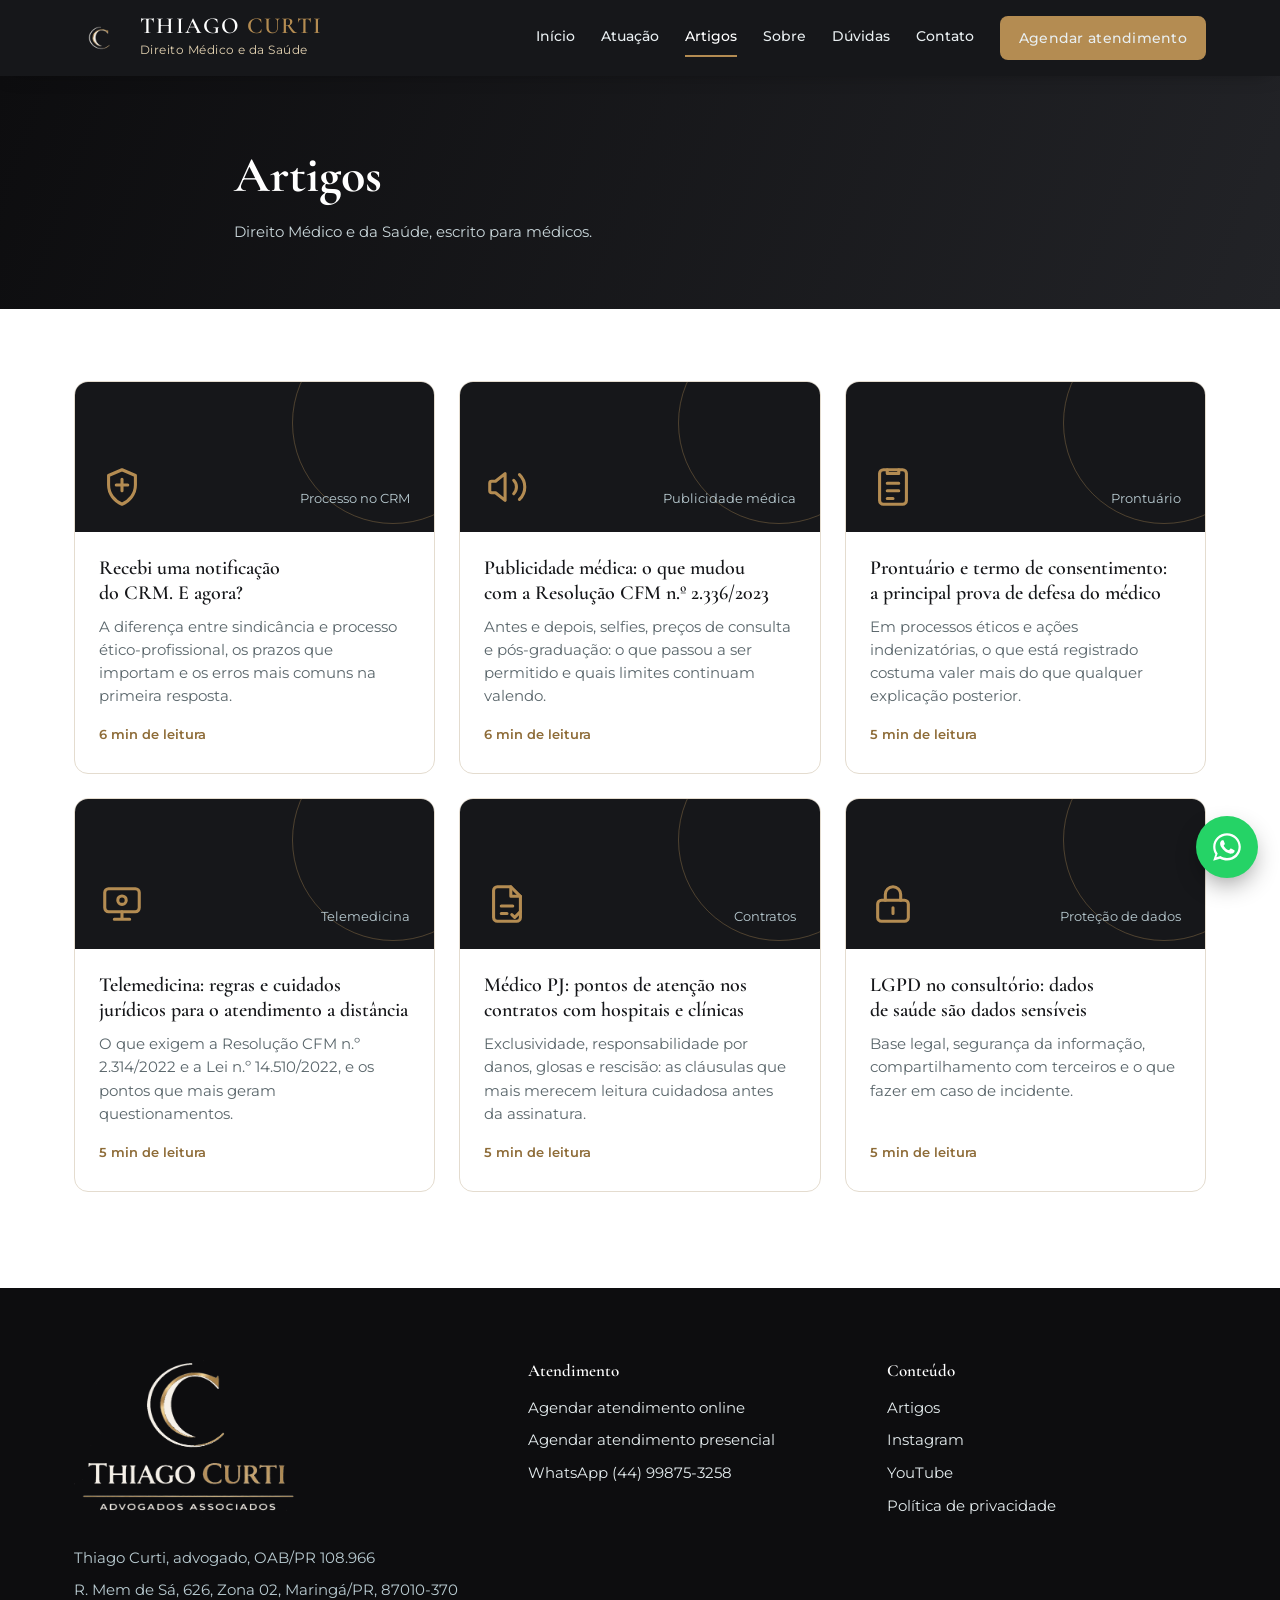
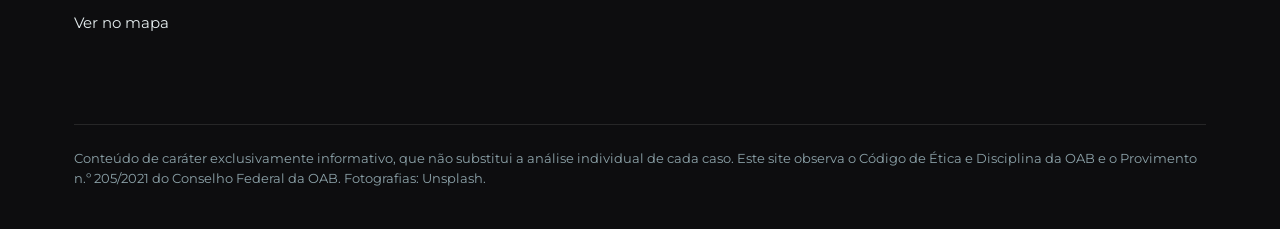
<file: artigos/index.html>
<!DOCTYPE html>
<html lang="pt-BR">
<head>
<meta charset="utf-8">
<meta name="viewport" content="width=device-width, initial-scale=1">
<title>Artigos | Thiago Curti — Direito Médico</title>
<meta name="description" content="Artigos sobre processos no CRM, publicidade médica, prontuário, telemedicina, contratos e LGPD para médicos.">
<link rel="canonical" href="https://thiagocurti.github.io/artigos/index.html">
<meta property="og:title" content="Artigos | Thiago Curti — Direito Médico">
<meta property="og:description" content="Artigos sobre processos no CRM, publicidade médica, prontuário, telemedicina, contratos e LGPD para médicos.">
<meta property="og:type" content="website">
<meta property="og:locale" content="pt_BR">
<meta property="og:image" content="https://thiagocurti.github.io/assets/img/thiago-curti.jpg">
<meta name="theme-color" content="#16171A">
<link rel="icon" href="data:image/svg+xml,%3Csvg xmlns='http://www.w3.org/2000/svg' viewBox='0 0 40 40'%3E%3Crect width='40' height='40' rx='8' fill='%2316171A'/%3E%3Cpath d='M28 12a10 10 0 1 0 0 16' fill='none' stroke='%23B48C52' stroke-width='3.5' stroke-linecap='round'/%3E%3C/svg%3E">
<link rel="preconnect" href="https://fonts.googleapis.com"><link rel="preconnect" href="https://fonts.gstatic.com" crossorigin><link href="https://fonts.googleapis.com/css2?family=Cormorant+Garamond:ital,wght@0,500;0,600;0,700;1,500;1,600&family=Montserrat:wght@400;500;600&display=swap" rel="stylesheet">
<link rel="stylesheet" href="../assets/style.css">
</head>
<body>
<a class="pular" href="#conteudo">Pular para o conteúdo</a>
<header class="topo"><div class="wrap">
<a class="marca" href="../index.html"><img src="../assets/img/logo-escuro-marca.png" alt="" width="54" height="52"><div><strong>Thiago <b>Curti</b></strong><span>Direito Médico e da Saúde</span></div></a>
<button class="abrir-menu" type="button" aria-expanded="false" aria-controls="menu" aria-label="Abrir menu"><svg viewBox="0 0 24 24" fill="none" stroke="currentColor" stroke-width="1.6" stroke-linecap="round" stroke-linejoin="round" aria-hidden="true"><path d="M4 7h16M4 12h16M4 17h16"/></svg></button>
<nav class="menu" id="menu" aria-label="Principal"><a href="../index.html">Início</a><a href="../index.html#atuacao">Atuação</a><a href="../artigos/index.html" aria-current="page">Artigos</a><a href="../index.html#sobre">Sobre</a><a href="../index.html#duvidas">Dúvidas</a><a href="../index.html#atendimento">Contato</a><a class="btn btn-ouro" href="https://calendar.app.google/kTP8xy6RkX4CCLtx5" target="_blank" rel="noopener">Agendar atendimento</a></nav>
</div></header>
<main id="conteudo">
<div class="artigo-topo"><div class="wrap"><h1>Artigos</h1><p class="meta">Direito Médico e da Saúde, escrito para médicos.</p></div></div>
<div class="lista-pagina"><div class="wrap"><div class="grade-artigos"><article class="card-artigo"><div class="capa"><svg viewBox="0 0 24 24" fill="none" stroke="currentColor" stroke-width="1.6" stroke-linecap="round" stroke-linejoin="round" aria-hidden="true"><path d="M12 3l7 3v5c0 4.6-3 8.3-7 10-4-1.7-7-5.4-7-10V6l7-3z"/><path d="M12 8v6M9 11h6"/></svg><span>Processo no CRM</span></div><div class="txt"><h3><a href="../artigos/notificacao-crm-o-que-fazer.html">Recebi uma notificação do CRM. E agora?</a></h3><p>A diferença entre sindicância e processo ético-profissional, os prazos que importam e os erros mais comuns na primeira resposta.</p><p class="data">6 min de leitura</p></div></article><article class="card-artigo"><div class="capa"><svg viewBox="0 0 24 24" fill="none" stroke="currentColor" stroke-width="1.6" stroke-linecap="round" stroke-linejoin="round" aria-hidden="true"><path d="M3 10v4a1 1 0 001 1h2l5 4V5L6 9H4a1 1 0 00-1 1z"/><path d="M15.5 8.5a5 5 0 010 7M18.5 5.5a9 9 0 010 13"/></svg><span>Publicidade médica</span></div><div class="txt"><h3><a href="../artigos/publicidade-medica-resolucao-cfm-2336.html">Publicidade médica: o que mudou com a Resolução CFM n.º 2.336/2023</a></h3><p>Antes e depois, selfies, preços de consulta e pós-graduação: o que passou a ser permitido e quais limites continuam valendo.</p><p class="data">6 min de leitura</p></div></article><article class="card-artigo"><div class="capa"><svg viewBox="0 0 24 24" fill="none" stroke="currentColor" stroke-width="1.6" stroke-linecap="round" stroke-linejoin="round" aria-hidden="true"><rect x="5" y="3" width="14" height="18" rx="2"/><path d="M9 3v2h6V3M9 10h6M9 14h6M9 18h3"/></svg><span>Prontuário</span></div><div class="txt"><h3><a href="../artigos/prontuario-e-consentimento-defesa-do-medico.html">Prontuário e termo de consentimento: a principal prova de defesa do médico</a></h3><p>Em processos éticos e ações indenizatórias, o que está registrado costuma valer mais do que qualquer explicação posterior.</p><p class="data">5 min de leitura</p></div></article><article class="card-artigo"><div class="capa"><svg viewBox="0 0 24 24" fill="none" stroke="currentColor" stroke-width="1.6" stroke-linecap="round" stroke-linejoin="round" aria-hidden="true"><rect x="3" y="4" width="18" height="12" rx="2"/><path d="M8 20h8M12 16v4"/><circle cx="12" cy="10" r="2.2"/></svg><span>Telemedicina</span></div><div class="txt"><h3><a href="../artigos/telemedicina-regras-e-cuidados.html">Telemedicina: regras e cuidados jurídicos para o atendimento a distância</a></h3><p>O que exigem a Resolução CFM n.º 2.314/2022 e a Lei n.º 14.510/2022, e os pontos que mais geram questionamentos.</p><p class="data">5 min de leitura</p></div></article><article class="card-artigo"><div class="capa"><svg viewBox="0 0 24 24" fill="none" stroke="currentColor" stroke-width="1.6" stroke-linecap="round" stroke-linejoin="round" aria-hidden="true"><path d="M14 3H7a2 2 0 00-2 2v14a2 2 0 002 2h10a2 2 0 002-2V8z"/><path d="M14 3v5h5M9 13h6M9 17h3"/><path d="M14.5 17.5l1.5 1.5 3-3"/></svg><span>Contratos</span></div><div class="txt"><h3><a href="../artigos/medico-pj-contratos-hospitais-clinicas.html">Médico PJ: pontos de atenção nos contratos com hospitais e clínicas</a></h3><p>Exclusividade, responsabilidade por danos, glosas e rescisão: as cláusulas que mais merecem leitura cuidadosa antes da assinatura.</p><p class="data">5 min de leitura</p></div></article><article class="card-artigo"><div class="capa"><svg viewBox="0 0 24 24" fill="none" stroke="currentColor" stroke-width="1.6" stroke-linecap="round" stroke-linejoin="round" aria-hidden="true"><rect x="4" y="10" width="16" height="11" rx="2"/><path d="M8 10V7a4 4 0 018 0v3M12 14v3"/></svg><span>Proteção de dados</span></div><div class="txt"><h3><a href="../artigos/lgpd-no-consultorio-medico.html">LGPD no consultório: dados de saúde são dados sensíveis</a></h3><p>Base legal, segurança da informação, compartilhamento com terceiros e o que fazer em caso de incidente.</p><p class="data">5 min de leitura</p></div></article></div></div></div>
</main><footer class="rodape-site"><div class="wrap cols">
<div><img class="logo-rodape" src="../assets/img/logo-escuro.png" alt="Thiago Curti" width="220" height="168"><p>Thiago Curti, advogado, OAB/PR 108.966</p><p>R. Mem de Sá, 626, Zona 02, Maringá/PR, 87010-370</p><p><a href="https://www.google.com/maps/search/?api=1&query=R.+Mem+de+S%C3%A1%2C+626+-+Zona+02%2C+Maring%C3%A1+-+PR%2C+87010-370" target="_blank" rel="noopener">Ver no mapa</a></p></div>
<div><strong>Atendimento</strong><p><a href="https://calendar.app.google/kTP8xy6RkX4CCLtx5" target="_blank" rel="noopener">Agendar atendimento online</a></p><p><a href="https://calendar.app.google/4LmpsZA76husfQk38" target="_blank" rel="noopener">Agendar atendimento presencial</a></p><p><a href="https://wa.me/5544998753258" target="_blank" rel="noopener">WhatsApp (44) 99875-3258</a></p></div>
<div><strong>Conteúdo</strong><p><a href="../artigos/index.html">Artigos</a></p><p><a href="https://www.instagram.com/thiagocurti" target="_blank" rel="noopener">Instagram</a></p><p><a href="https://www.youtube.com/channel/UC_EC77Ljl761EYmBbQ0q96g" target="_blank" rel="noopener">YouTube</a></p><p><a href="../privacidade.html">Política de privacidade</a></p></div>
<p class="legal">Conteúdo de caráter exclusivamente informativo, que não substitui a análise individual de cada caso. Este site observa o Código de Ética e Disciplina da OAB e o Provimento n.º 205/2021 do Conselho Federal da OAB. Fotografias: Unsplash.</p>
</div></footer>
<a class="whats-fixo" href="https://wa.me/5544998753258" target="_blank" rel="noopener" aria-label="Conversar pelo WhatsApp"><svg viewBox="0 0 32 32" aria-hidden="true" fill="currentColor"><path d="M16 3C8.8 3 3 8.7 3 15.8c0 2.5.7 4.9 2 7L3 29l6.4-2c2 1.1 4.3 1.7 6.6 1.7 7.2 0 13-5.7 13-12.8S23.2 3 16 3zm0 23.4c-2.1 0-4.1-.6-5.8-1.6l-.4-.3-3.8 1.2 1.2-3.7-.3-.4c-1.2-1.8-1.8-3.8-1.8-5.9C5.1 9.9 10 5.2 16 5.2s10.9 4.7 10.9 10.6S22 26.4 16 26.4zm6-7.9c-.3-.2-1.9-1-2.2-1.1-.3-.1-.5-.2-.7.2-.2.3-.8 1-1 1.2-.2.2-.4.2-.7.1-.3-.2-1.4-.5-2.6-1.6-1-.9-1.6-1.9-1.8-2.2-.2-.3 0-.5.1-.7l.5-.6c.2-.2.2-.3.3-.6.1-.2 0-.4 0-.6l-1-2.4c-.3-.6-.5-.5-.7-.5h-.6c-.2 0-.6.1-.9.4-.3.3-1.2 1.1-1.2 2.8s1.2 3.2 1.4 3.5c.2.2 2.4 3.6 5.8 5 .8.3 1.4.5 1.9.7.8.3 1.5.2 2.1.1.6-.1 1.9-.8 2.2-1.5.3-.7.3-1.4.2-1.5-.1-.2-.3-.3-.6-.4z"/></svg></a>
<script>
{
  const b=document.querySelector('.abrir-menu'),m=document.getElementById('menu');
  if(b&&m){b.addEventListener('click',()=>{const a=m.classList.toggle('aberto');b.setAttribute('aria-expanded',a)});
    m.querySelectorAll('a').forEach(x=>x.addEventListener('click',()=>{m.classList.remove('aberto');b.setAttribute('aria-expanded',false)}))}
  const f=document.getElementById('form-contato');
  if(f){f.addEventListener('submit',e=>{
    e.preventDefault();
    const nome=f.nome.value.trim(),assunto=f.assunto.value,msg=f.mensagem.value.trim();
    f.nome.classList.toggle('invalido',!nome);
    if(!nome){f.nome.focus();return}
    let t='Olá, meu nome é '+nome+'.';
    if(assunto)t+=' Assunto: '+assunto+'.';
    if(msg)t+=' '+msg;
    const a=document.createElement('a');a.href='https://wa.me/5544998753258?text='+encodeURIComponent(t);a.target='_blank';a.rel='noopener';document.body.appendChild(a);a.click();a.remove();
  })}
}
</script>
</body>
</html>
</file>
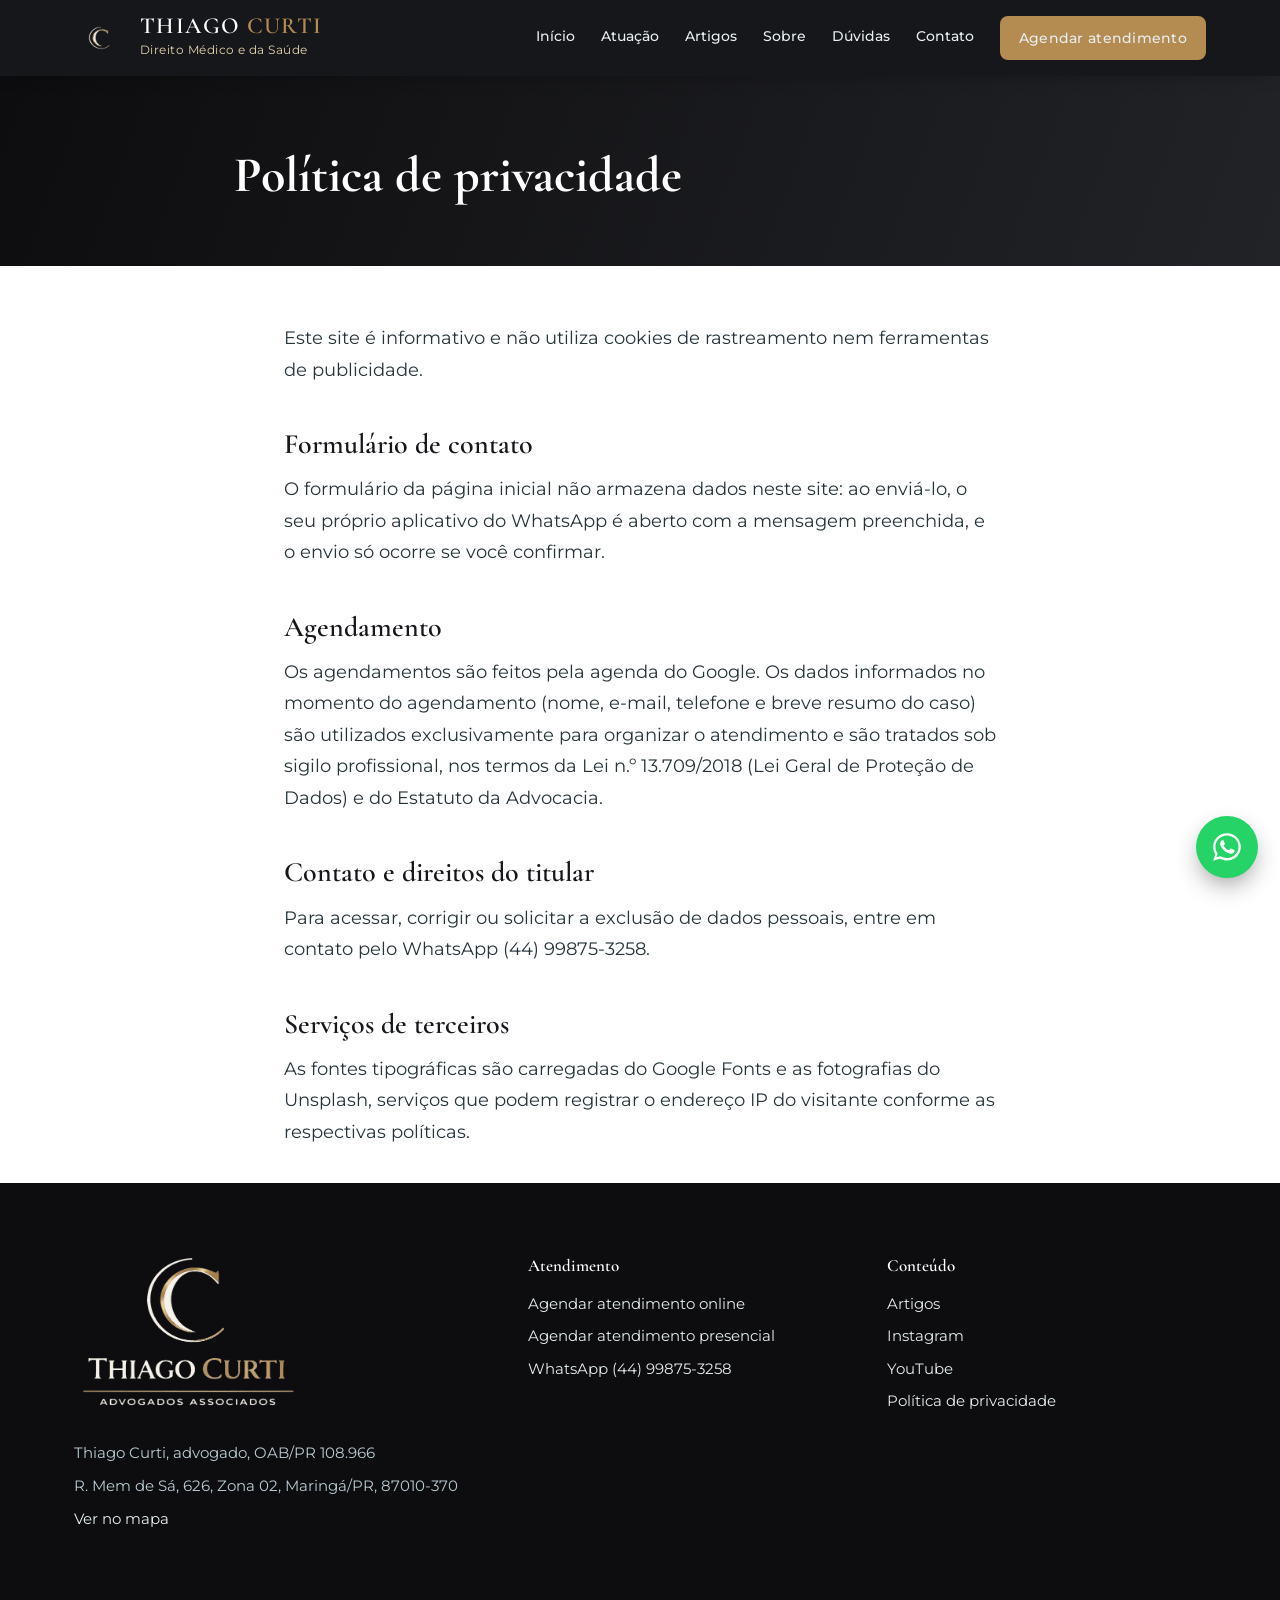
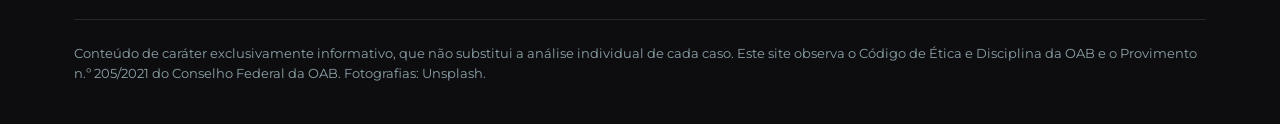
<file: privacidade.html>
<!DOCTYPE html>
<html lang="pt-BR">
<head>
<meta charset="utf-8">
<meta name="viewport" content="width=device-width, initial-scale=1">
<title>Política de privacidade | Thiago Curti</title>
<meta name="description" content="Política de privacidade do site.">
<link rel="canonical" href="https://thiagocurti.github.io/privacidade.html">
<meta property="og:title" content="Política de privacidade | Thiago Curti">
<meta property="og:description" content="Política de privacidade do site.">
<meta property="og:type" content="website">
<meta property="og:locale" content="pt_BR">
<meta property="og:image" content="https://thiagocurti.github.io/assets/img/thiago-curti.jpg">
<meta name="theme-color" content="#16171A">
<link rel="icon" href="data:image/svg+xml,%3Csvg xmlns='http://www.w3.org/2000/svg' viewBox='0 0 40 40'%3E%3Crect width='40' height='40' rx='8' fill='%2316171A'/%3E%3Cpath d='M28 12a10 10 0 1 0 0 16' fill='none' stroke='%23B48C52' stroke-width='3.5' stroke-linecap='round'/%3E%3C/svg%3E">
<link rel="preconnect" href="https://fonts.googleapis.com"><link rel="preconnect" href="https://fonts.gstatic.com" crossorigin><link href="https://fonts.googleapis.com/css2?family=Cormorant+Garamond:ital,wght@0,500;0,600;0,700;1,500;1,600&family=Montserrat:wght@400;500;600&display=swap" rel="stylesheet">
<link rel="stylesheet" href="assets/style.css">
</head>
<body>
<a class="pular" href="#conteudo">Pular para o conteúdo</a>
<header class="topo"><div class="wrap">
<a class="marca" href="index.html"><img src="assets/img/logo-escuro-marca.png" alt="" width="54" height="52"><div><strong>Thiago <b>Curti</b></strong><span>Direito Médico e da Saúde</span></div></a>
<button class="abrir-menu" type="button" aria-expanded="false" aria-controls="menu" aria-label="Abrir menu"><svg viewBox="0 0 24 24" fill="none" stroke="currentColor" stroke-width="1.6" stroke-linecap="round" stroke-linejoin="round" aria-hidden="true"><path d="M4 7h16M4 12h16M4 17h16"/></svg></button>
<nav class="menu" id="menu" aria-label="Principal"><a href="index.html">Início</a><a href="index.html#atuacao">Atuação</a><a href="artigos/index.html">Artigos</a><a href="index.html#sobre">Sobre</a><a href="index.html#duvidas">Dúvidas</a><a href="index.html#atendimento">Contato</a><a class="btn btn-ouro" href="https://calendar.app.google/kTP8xy6RkX4CCLtx5" target="_blank" rel="noopener">Agendar atendimento</a></nav>
</div></header>
<main id="conteudo">
<div class="artigo-topo"><div class="wrap"><h1>Política de privacidade</h1></div></div>
<article class="corpo">
<p>Este site é informativo e não utiliza cookies de rastreamento nem ferramentas de publicidade.</p>
<h2>Formulário de contato</h2>
<p>O formulário da página inicial não armazena dados neste site: ao enviá-lo, o seu próprio aplicativo do WhatsApp é aberto com a mensagem preenchida, e o envio só ocorre se você confirmar.</p>
<h2>Agendamento</h2>
<p>Os agendamentos são feitos pela agenda do Google. Os dados informados no momento do agendamento (nome, e-mail, telefone e breve resumo do caso) são utilizados exclusivamente para organizar o atendimento e são tratados sob sigilo profissional, nos termos da Lei n.º 13.709/2018 (Lei Geral de Proteção de Dados) e do Estatuto da Advocacia.</p>
<h2>Contato e direitos do titular</h2>
<p>Para acessar, corrigir ou solicitar a exclusão de dados pessoais, entre em contato pelo WhatsApp (44) 99875-3258.</p>
<h2>Serviços de terceiros</h2>
<p>As fontes tipográficas são carregadas do Google Fonts e as fotografias do Unsplash, serviços que podem registrar o endereço IP do visitante conforme as respectivas políticas.</p>
</article>
</main><footer class="rodape-site"><div class="wrap cols">
<div><img class="logo-rodape" src="assets/img/logo-escuro.png" alt="Thiago Curti" width="220" height="168"><p>Thiago Curti, advogado, OAB/PR 108.966</p><p>R. Mem de Sá, 626, Zona 02, Maringá/PR, 87010-370</p><p><a href="https://www.google.com/maps/search/?api=1&query=R.+Mem+de+S%C3%A1%2C+626+-+Zona+02%2C+Maring%C3%A1+-+PR%2C+87010-370" target="_blank" rel="noopener">Ver no mapa</a></p></div>
<div><strong>Atendimento</strong><p><a href="https://calendar.app.google/kTP8xy6RkX4CCLtx5" target="_blank" rel="noopener">Agendar atendimento online</a></p><p><a href="https://calendar.app.google/4LmpsZA76husfQk38" target="_blank" rel="noopener">Agendar atendimento presencial</a></p><p><a href="https://wa.me/5544998753258" target="_blank" rel="noopener">WhatsApp (44) 99875-3258</a></p></div>
<div><strong>Conteúdo</strong><p><a href="artigos/index.html">Artigos</a></p><p><a href="https://www.instagram.com/thiagocurti" target="_blank" rel="noopener">Instagram</a></p><p><a href="https://www.youtube.com/channel/UC_EC77Ljl761EYmBbQ0q96g" target="_blank" rel="noopener">YouTube</a></p><p><a href="privacidade.html">Política de privacidade</a></p></div>
<p class="legal">Conteúdo de caráter exclusivamente informativo, que não substitui a análise individual de cada caso. Este site observa o Código de Ética e Disciplina da OAB e o Provimento n.º 205/2021 do Conselho Federal da OAB. Fotografias: Unsplash.</p>
</div></footer>
<a class="whats-fixo" href="https://wa.me/5544998753258" target="_blank" rel="noopener" aria-label="Conversar pelo WhatsApp"><svg viewBox="0 0 32 32" aria-hidden="true" fill="currentColor"><path d="M16 3C8.8 3 3 8.7 3 15.8c0 2.5.7 4.9 2 7L3 29l6.4-2c2 1.1 4.3 1.7 6.6 1.7 7.2 0 13-5.7 13-12.8S23.2 3 16 3zm0 23.4c-2.1 0-4.1-.6-5.8-1.6l-.4-.3-3.8 1.2 1.2-3.7-.3-.4c-1.2-1.8-1.8-3.8-1.8-5.9C5.1 9.9 10 5.2 16 5.2s10.9 4.7 10.9 10.6S22 26.4 16 26.4zm6-7.9c-.3-.2-1.9-1-2.2-1.1-.3-.1-.5-.2-.7.2-.2.3-.8 1-1 1.2-.2.2-.4.2-.7.1-.3-.2-1.4-.5-2.6-1.6-1-.9-1.6-1.9-1.8-2.2-.2-.3 0-.5.1-.7l.5-.6c.2-.2.2-.3.3-.6.1-.2 0-.4 0-.6l-1-2.4c-.3-.6-.5-.5-.7-.5h-.6c-.2 0-.6.1-.9.4-.3.3-1.2 1.1-1.2 2.8s1.2 3.2 1.4 3.5c.2.2 2.4 3.6 5.8 5 .8.3 1.4.5 1.9.7.8.3 1.5.2 2.1.1.6-.1 1.9-.8 2.2-1.5.3-.7.3-1.4.2-1.5-.1-.2-.3-.3-.6-.4z"/></svg></a>
<script>
{
  const b=document.querySelector('.abrir-menu'),m=document.getElementById('menu');
  if(b&&m){b.addEventListener('click',()=>{const a=m.classList.toggle('aberto');b.setAttribute('aria-expanded',a)});
    m.querySelectorAll('a').forEach(x=>x.addEventListener('click',()=>{m.classList.remove('aberto');b.setAttribute('aria-expanded',false)}))}
  const f=document.getElementById('form-contato');
  if(f){f.addEventListener('submit',e=>{
    e.preventDefault();
    const nome=f.nome.value.trim(),assunto=f.assunto.value,msg=f.mensagem.value.trim();
    f.nome.classList.toggle('invalido',!nome);
    if(!nome){f.nome.focus();return}
    let t='Olá, meu nome é '+nome+'.';
    if(assunto)t+=' Assunto: '+assunto+'.';
    if(msg)t+=' '+msg;
    const a=document.createElement('a');a.href='https://wa.me/5544998753258?text='+encodeURIComponent(t);a.target='_blank';a.rel='noopener';document.body.appendChild(a);a.click();a.remove();
  })}
}
</script>
</body>
</html>
</file>
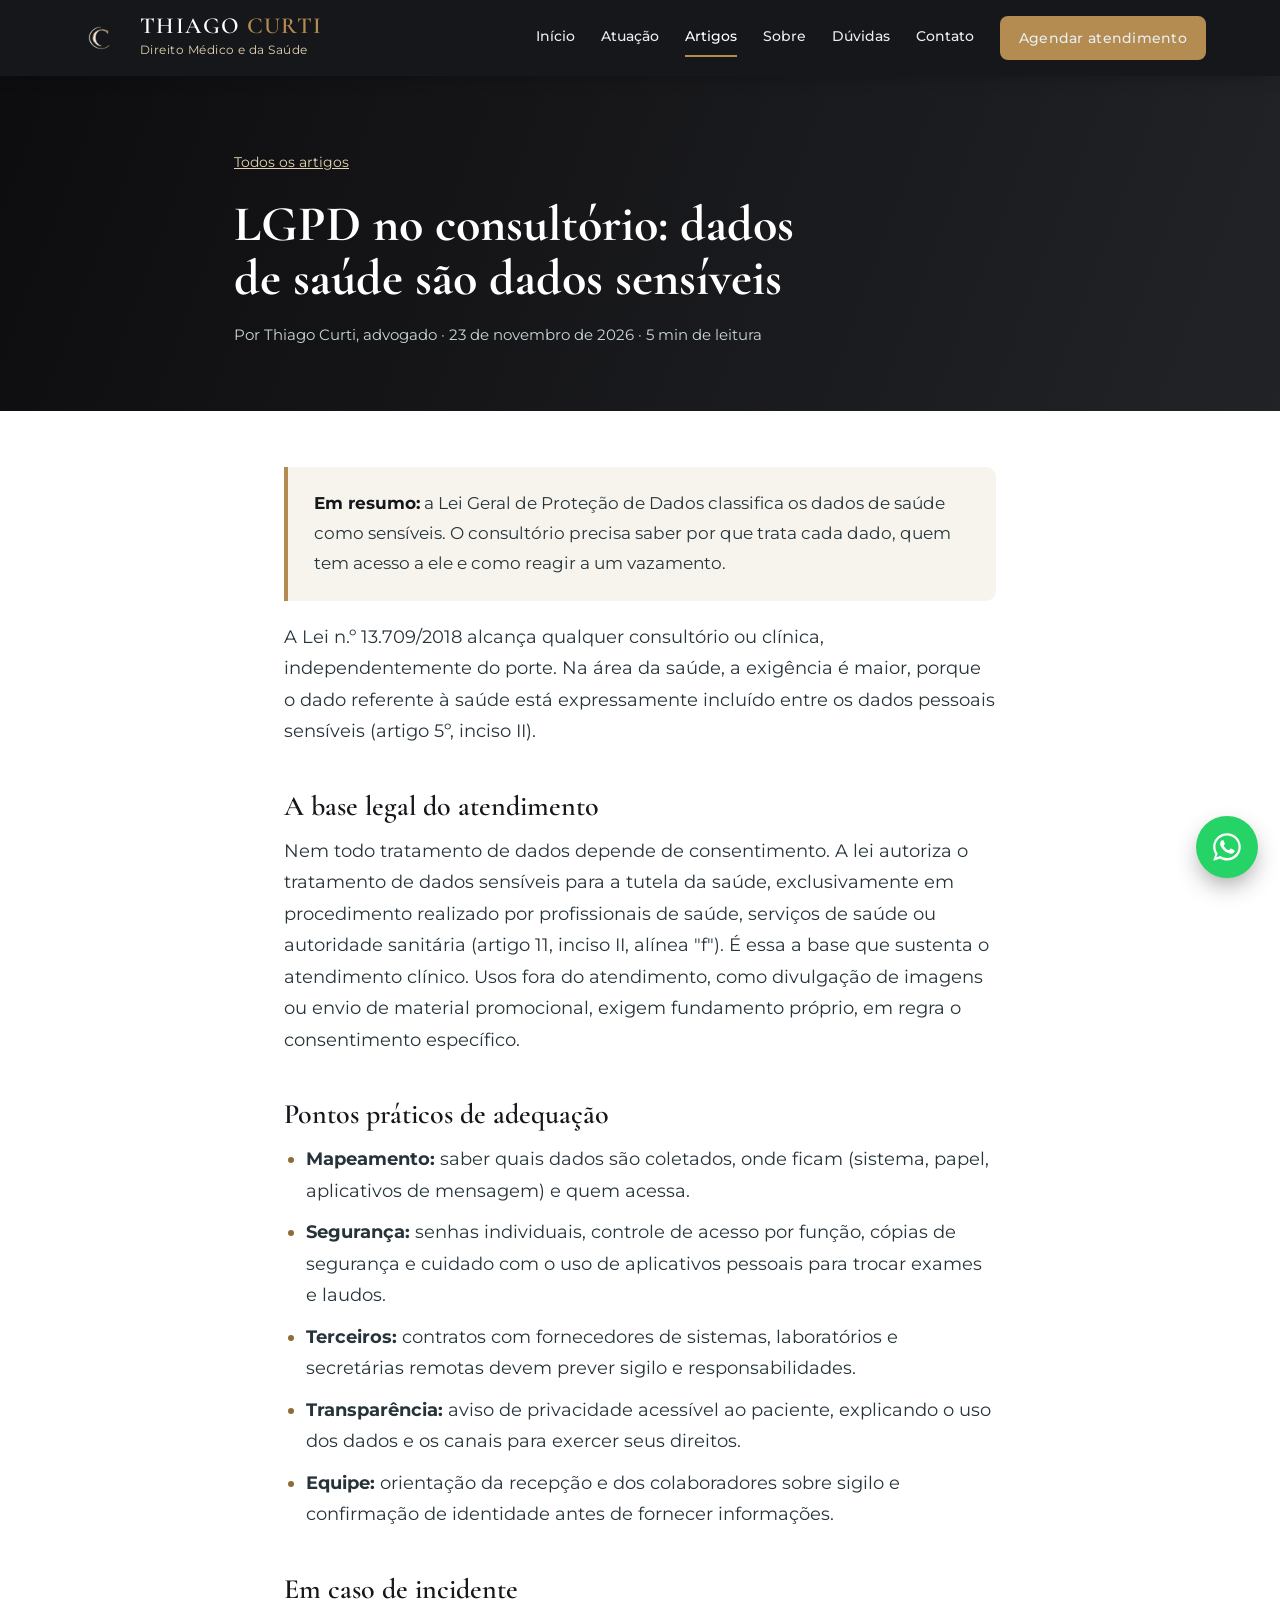
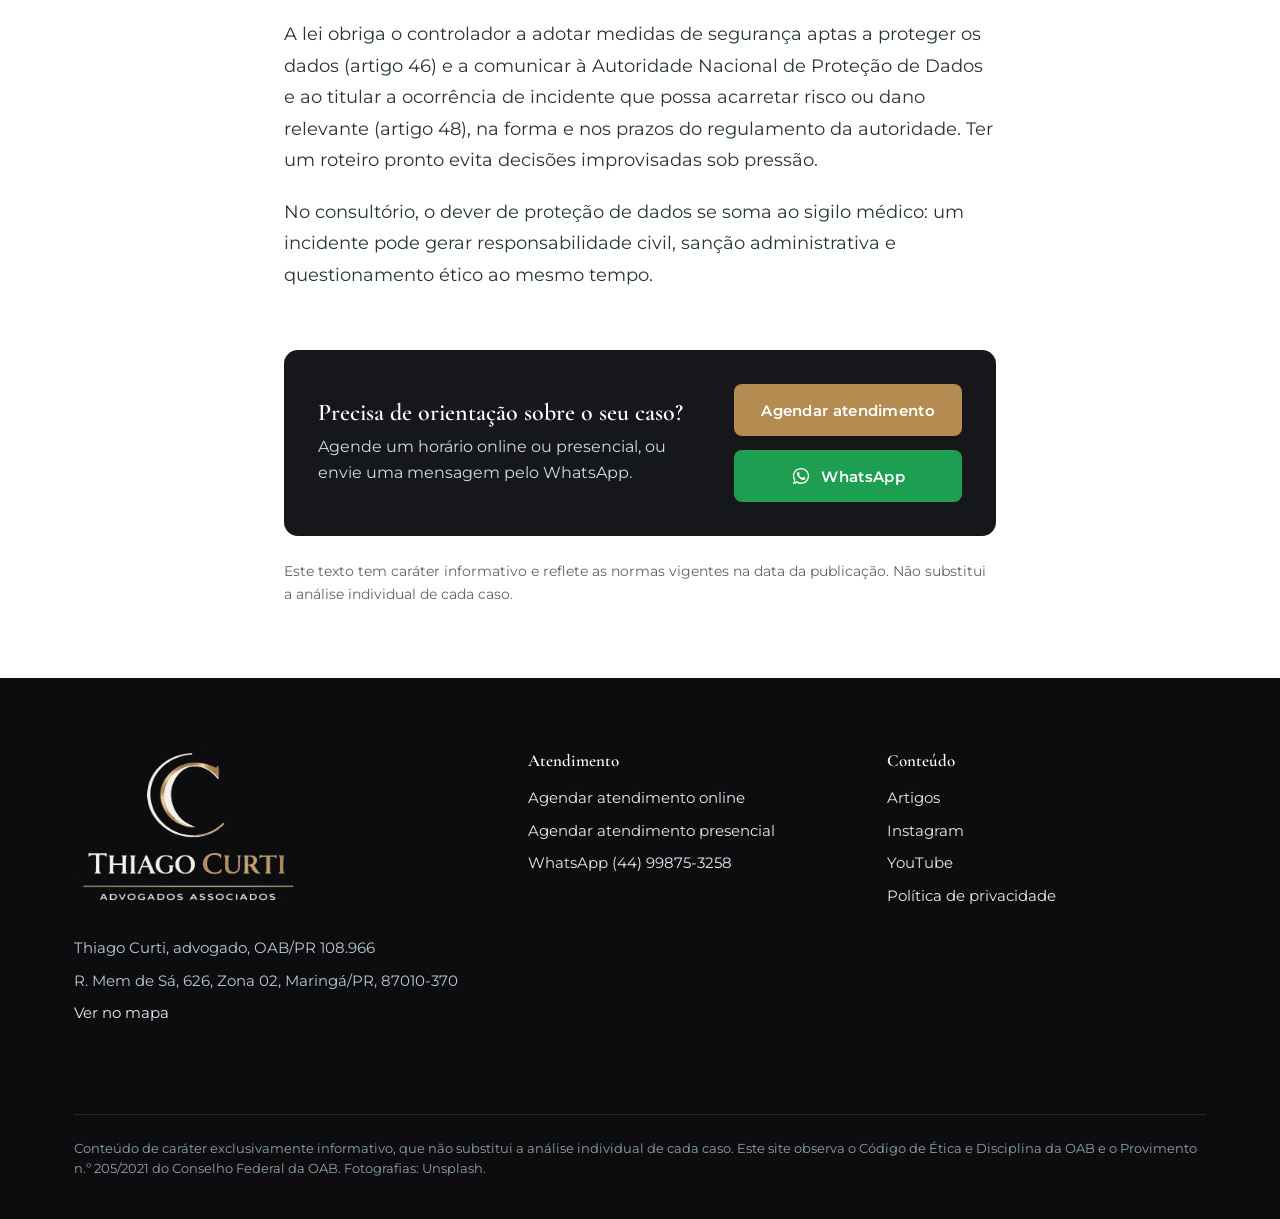
<file: artigos/lgpd-no-consultorio-medico.html>
<!DOCTYPE html>
<html lang="pt-BR">
<head>
<meta charset="utf-8">
<meta name="viewport" content="width=device-width, initial-scale=1">
<title>LGPD no consultório: dados de saúde são dados sensíveis | Thiago Curti</title>
<meta name="description" content="Base legal, segurança da informação, compartilhamento com terceiros e o que fazer em caso de incidente.">
<link rel="canonical" href="https://thiagocurti.github.io/artigos/lgpd-no-consultorio-medico.html">
<meta property="og:title" content="LGPD no consultório: dados de saúde são dados sensíveis | Thiago Curti">
<meta property="og:description" content="Base legal, segurança da informação, compartilhamento com terceiros e o que fazer em caso de incidente.">
<meta property="og:type" content="website">
<meta property="og:locale" content="pt_BR">
<meta property="og:image" content="https://thiagocurti.github.io/assets/img/thiago-curti.jpg">
<meta name="theme-color" content="#16171A">
<link rel="icon" href="data:image/svg+xml,%3Csvg xmlns='http://www.w3.org/2000/svg' viewBox='0 0 40 40'%3E%3Crect width='40' height='40' rx='8' fill='%2316171A'/%3E%3Cpath d='M28 12a10 10 0 1 0 0 16' fill='none' stroke='%23B48C52' stroke-width='3.5' stroke-linecap='round'/%3E%3C/svg%3E">
<link rel="preconnect" href="https://fonts.googleapis.com"><link rel="preconnect" href="https://fonts.gstatic.com" crossorigin><link href="https://fonts.googleapis.com/css2?family=Cormorant+Garamond:ital,wght@0,500;0,600;0,700;1,500;1,600&family=Montserrat:wght@400;500;600&display=swap" rel="stylesheet">
<link rel="stylesheet" href="../assets/style.css">
</head>
<body>
<a class="pular" href="#conteudo">Pular para o conteúdo</a>
<header class="topo"><div class="wrap">
<a class="marca" href="../index.html"><img src="../assets/img/logo-escuro-marca.png" alt="" width="54" height="52"><div><strong>Thiago <b>Curti</b></strong><span>Direito Médico e da Saúde</span></div></a>
<button class="abrir-menu" type="button" aria-expanded="false" aria-controls="menu" aria-label="Abrir menu"><svg viewBox="0 0 24 24" fill="none" stroke="currentColor" stroke-width="1.6" stroke-linecap="round" stroke-linejoin="round" aria-hidden="true"><path d="M4 7h16M4 12h16M4 17h16"/></svg></button>
<nav class="menu" id="menu" aria-label="Principal"><a href="../index.html">Início</a><a href="../index.html#atuacao">Atuação</a><a href="../artigos/index.html" aria-current="page">Artigos</a><a href="../index.html#sobre">Sobre</a><a href="../index.html#duvidas">Dúvidas</a><a href="../index.html#atendimento">Contato</a><a class="btn btn-ouro" href="https://calendar.app.google/kTP8xy6RkX4CCLtx5" target="_blank" rel="noopener">Agendar atendimento</a></nav>
</div></header>
<main id="conteudo">
<div class="artigo-topo"><div class="wrap"><a class="voltar" href="index.html">Todos os artigos</a><h1>LGPD no consultório: dados de saúde são dados sensíveis</h1><p class="meta">Por Thiago Curti, advogado · 23 de novembro de 2026 · 5 min de leitura</p></div></div>
<article class="corpo">
<p class="resumo"><strong>Em resumo:</strong> a Lei Geral de Proteção de Dados classifica os dados de saúde como sensíveis. O consultório precisa saber por que trata cada dado, quem tem acesso a ele e como reagir a um vazamento.</p>
<p>A Lei n.º 13.709/2018 alcança qualquer consultório ou clínica, independentemente do porte. Na área da saúde, a exigência é maior, porque o dado referente à saúde está expressamente incluído entre os dados pessoais sensíveis (artigo 5º, inciso II).</p>
<h2>A base legal do atendimento</h2>
<p>Nem todo tratamento de dados depende de consentimento. A lei autoriza o tratamento de dados sensíveis para a tutela da saúde, exclusivamente em procedimento realizado por profissionais de saúde, serviços de saúde ou autoridade sanitária (artigo 11, inciso II, alínea "f"). É essa a base que sustenta o atendimento clínico. Usos fora do atendimento, como divulgação de imagens ou envio de material promocional, exigem fundamento próprio, em regra o consentimento específico.</p>
<h2>Pontos práticos de adequação</h2>
<ul>
<li><strong>Mapeamento:</strong> saber quais dados são coletados, onde ficam (sistema, papel, aplicativos de mensagem) e quem acessa.</li>
<li><strong>Segurança:</strong> senhas individuais, controle de acesso por função, cópias de segurança e cuidado com o uso de aplicativos pessoais para trocar exames e laudos.</li>
<li><strong>Terceiros:</strong> contratos com fornecedores de sistemas, laboratórios e secretárias remotas devem prever sigilo e responsabilidades.</li>
<li><strong>Transparência:</strong> aviso de privacidade acessível ao paciente, explicando o uso dos dados e os canais para exercer seus direitos.</li>
<li><strong>Equipe:</strong> orientação da recepção e dos colaboradores sobre sigilo e confirmação de identidade antes de fornecer informações.</li>
</ul>
<h2>Em caso de incidente</h2>
<p>A lei obriga o controlador a adotar medidas de segurança aptas a proteger os dados (artigo 46) e a comunicar à Autoridade Nacional de Proteção de Dados e ao titular a ocorrência de incidente que possa acarretar risco ou dano relevante (artigo 48), na forma e nos prazos do regulamento da autoridade. Ter um roteiro pronto evita decisões improvisadas sob pressão.</p>
<p>No consultório, o dever de proteção de dados se soma ao sigilo médico: um incidente pode gerar responsabilidade civil, sanção administrativa e questionamento ético ao mesmo tempo.</p>
</article>
<div class="cta-artigo"><div><div><h2>Precisa de orientação sobre o seu caso?</h2><p>Agende um horário online ou presencial, ou envie uma mensagem pelo WhatsApp.</p></div><div class="acoes"><a class="btn btn-ouro" href="https://calendar.app.google/kTP8xy6RkX4CCLtx5" target="_blank" rel="noopener">Agendar atendimento</a><a class="btn btn-whats" href="https://wa.me/5544998753258" target="_blank" rel="noopener"><svg viewBox="0 0 32 32" aria-hidden="true" fill="currentColor"><path d="M16 3C8.8 3 3 8.7 3 15.8c0 2.5.7 4.9 2 7L3 29l6.4-2c2 1.1 4.3 1.7 6.6 1.7 7.2 0 13-5.7 13-12.8S23.2 3 16 3zm0 23.4c-2.1 0-4.1-.6-5.8-1.6l-.4-.3-3.8 1.2 1.2-3.7-.3-.4c-1.2-1.8-1.8-3.8-1.8-5.9C5.1 9.9 10 5.2 16 5.2s10.9 4.7 10.9 10.6S22 26.4 16 26.4zm6-7.9c-.3-.2-1.9-1-2.2-1.1-.3-.1-.5-.2-.7.2-.2.3-.8 1-1 1.2-.2.2-.4.2-.7.1-.3-.2-1.4-.5-2.6-1.6-1-.9-1.6-1.9-1.8-2.2-.2-.3 0-.5.1-.7l.5-.6c.2-.2.2-.3.3-.6.1-.2 0-.4 0-.6l-1-2.4c-.3-.6-.5-.5-.7-.5h-.6c-.2 0-.6.1-.9.4-.3.3-1.2 1.1-1.2 2.8s1.2 3.2 1.4 3.5c.2.2 2.4 3.6 5.8 5 .8.3 1.4.5 1.9.7.8.3 1.5.2 2.1.1.6-.1 1.9-.8 2.2-1.5.3-.7.3-1.4.2-1.5-.1-.2-.3-.3-.6-.4z"/></svg>WhatsApp</a></div></div></div>
<p class="aviso">Este texto tem caráter informativo e reflete as normas vigentes na data da publicação. Não substitui a análise individual de cada caso.</p>
</main>
<script type="application/ld+json">{"@context": "https://schema.org", "@type": "Article", "headline": "LGPD no consultório: dados de saúde são dados sensíveis", "datePublished": "2026-11-23", "author": {"@type": "Person", "name": "Thiago Curti"}, "inLanguage": "pt-BR", "description": "Base legal, segurança da informação, compartilhamento com terceiros e o que fazer em caso de incidente."}</script>
<footer class="rodape-site"><div class="wrap cols">
<div><img class="logo-rodape" src="../assets/img/logo-escuro.png" alt="Thiago Curti" width="220" height="168"><p>Thiago Curti, advogado, OAB/PR 108.966</p><p>R. Mem de Sá, 626, Zona 02, Maringá/PR, 87010-370</p><p><a href="https://www.google.com/maps/search/?api=1&query=R.+Mem+de+S%C3%A1%2C+626+-+Zona+02%2C+Maring%C3%A1+-+PR%2C+87010-370" target="_blank" rel="noopener">Ver no mapa</a></p></div>
<div><strong>Atendimento</strong><p><a href="https://calendar.app.google/kTP8xy6RkX4CCLtx5" target="_blank" rel="noopener">Agendar atendimento online</a></p><p><a href="https://calendar.app.google/4LmpsZA76husfQk38" target="_blank" rel="noopener">Agendar atendimento presencial</a></p><p><a href="https://wa.me/5544998753258" target="_blank" rel="noopener">WhatsApp (44) 99875-3258</a></p></div>
<div><strong>Conteúdo</strong><p><a href="../artigos/index.html">Artigos</a></p><p><a href="https://www.instagram.com/thiagocurti" target="_blank" rel="noopener">Instagram</a></p><p><a href="https://www.youtube.com/channel/UC_EC77Ljl761EYmBbQ0q96g" target="_blank" rel="noopener">YouTube</a></p><p><a href="../privacidade.html">Política de privacidade</a></p></div>
<p class="legal">Conteúdo de caráter exclusivamente informativo, que não substitui a análise individual de cada caso. Este site observa o Código de Ética e Disciplina da OAB e o Provimento n.º 205/2021 do Conselho Federal da OAB. Fotografias: Unsplash.</p>
</div></footer>
<a class="whats-fixo" href="https://wa.me/5544998753258" target="_blank" rel="noopener" aria-label="Conversar pelo WhatsApp"><svg viewBox="0 0 32 32" aria-hidden="true" fill="currentColor"><path d="M16 3C8.8 3 3 8.7 3 15.8c0 2.5.7 4.9 2 7L3 29l6.4-2c2 1.1 4.3 1.7 6.6 1.7 7.2 0 13-5.7 13-12.8S23.2 3 16 3zm0 23.4c-2.1 0-4.1-.6-5.8-1.6l-.4-.3-3.8 1.2 1.2-3.7-.3-.4c-1.2-1.8-1.8-3.8-1.8-5.9C5.1 9.9 10 5.2 16 5.2s10.9 4.7 10.9 10.6S22 26.4 16 26.4zm6-7.9c-.3-.2-1.9-1-2.2-1.1-.3-.1-.5-.2-.7.2-.2.3-.8 1-1 1.2-.2.2-.4.2-.7.1-.3-.2-1.4-.5-2.6-1.6-1-.9-1.6-1.9-1.8-2.2-.2-.3 0-.5.1-.7l.5-.6c.2-.2.2-.3.3-.6.1-.2 0-.4 0-.6l-1-2.4c-.3-.6-.5-.5-.7-.5h-.6c-.2 0-.6.1-.9.4-.3.3-1.2 1.1-1.2 2.8s1.2 3.2 1.4 3.5c.2.2 2.4 3.6 5.8 5 .8.3 1.4.5 1.9.7.8.3 1.5.2 2.1.1.6-.1 1.9-.8 2.2-1.5.3-.7.3-1.4.2-1.5-.1-.2-.3-.3-.6-.4z"/></svg></a>
<script>
{
  const b=document.querySelector('.abrir-menu'),m=document.getElementById('menu');
  if(b&&m){b.addEventListener('click',()=>{const a=m.classList.toggle('aberto');b.setAttribute('aria-expanded',a)});
    m.querySelectorAll('a').forEach(x=>x.addEventListener('click',()=>{m.classList.remove('aberto');b.setAttribute('aria-expanded',false)}))}
  const f=document.getElementById('form-contato');
  if(f){f.addEventListener('submit',e=>{
    e.preventDefault();
    const nome=f.nome.value.trim(),assunto=f.assunto.value,msg=f.mensagem.value.trim();
    f.nome.classList.toggle('invalido',!nome);
    if(!nome){f.nome.focus();return}
    let t='Olá, meu nome é '+nome+'.';
    if(assunto)t+=' Assunto: '+assunto+'.';
    if(msg)t+=' '+msg;
    const a=document.createElement('a');a.href='https://wa.me/5544998753258?text='+encodeURIComponent(t);a.target='_blank';a.rel='noopener';document.body.appendChild(a);a.click();a.remove();
  })}
}
</script>
</body>
</html>
</file>
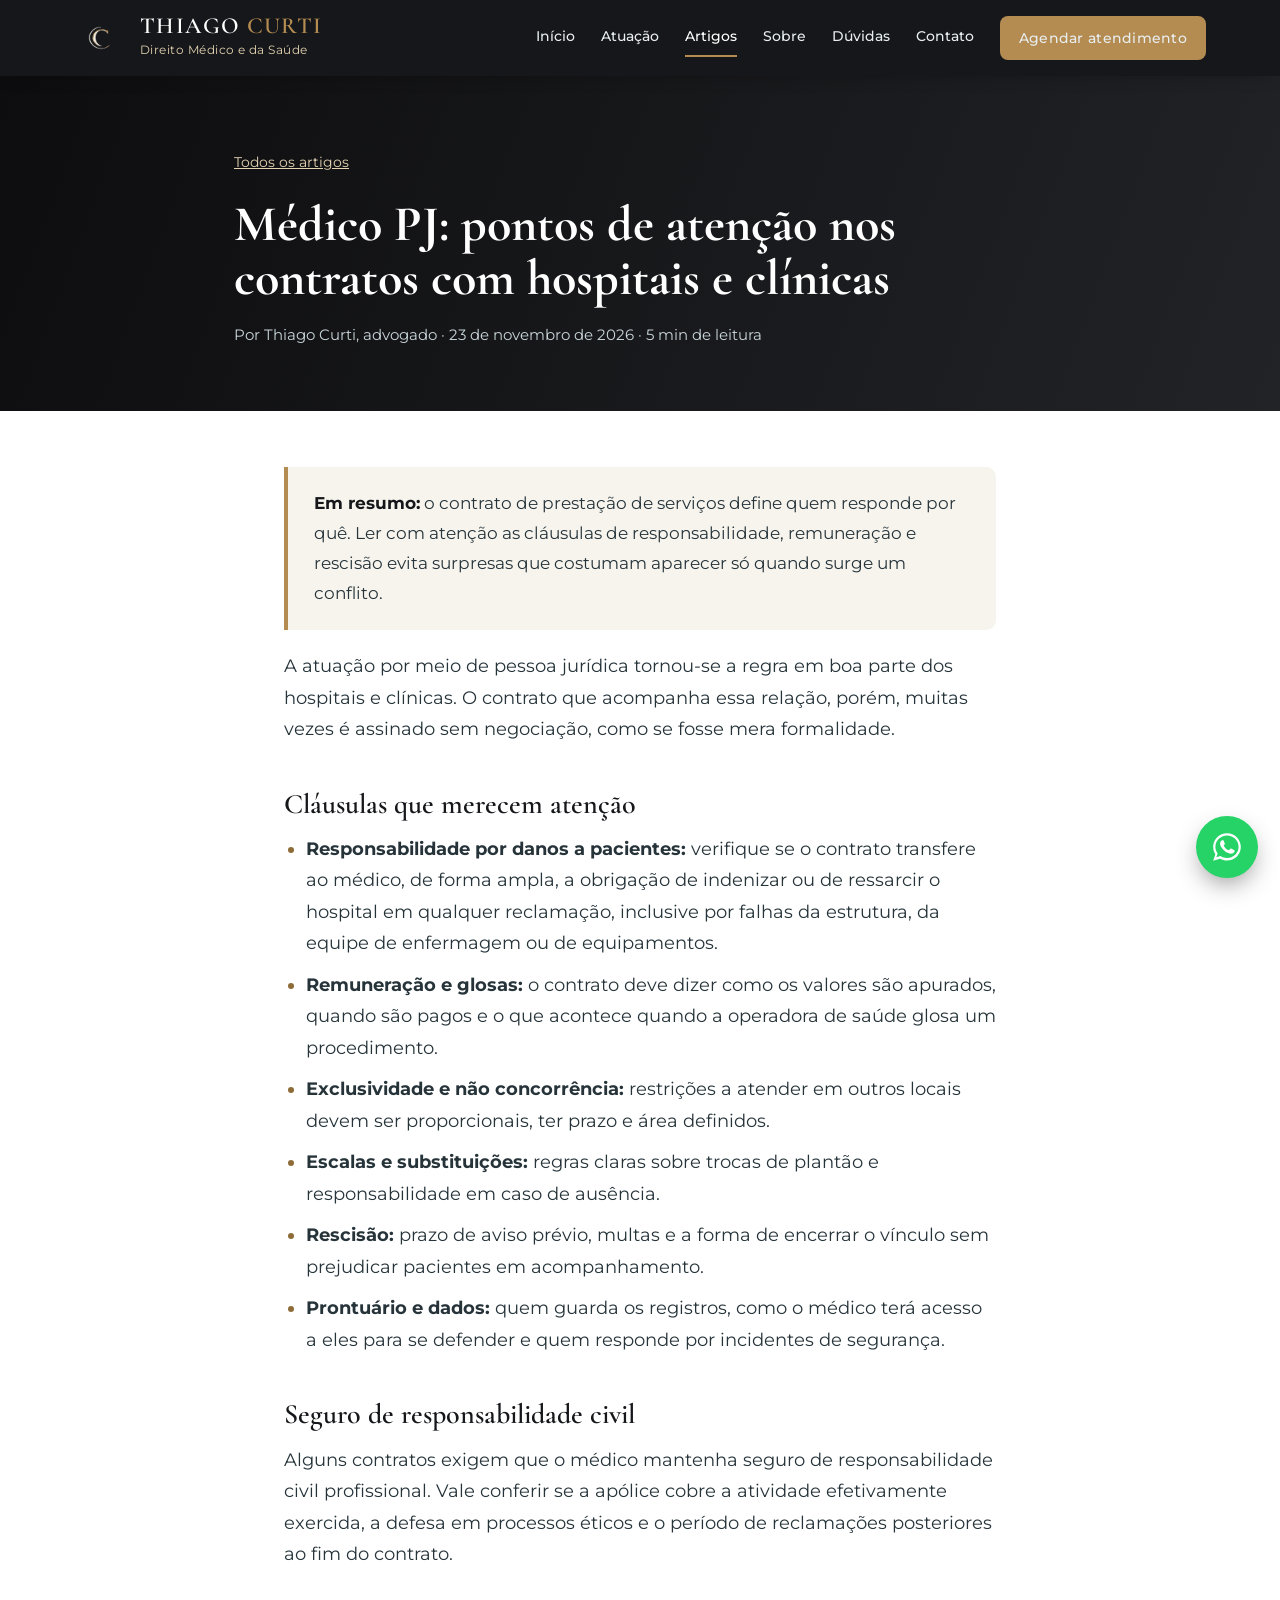
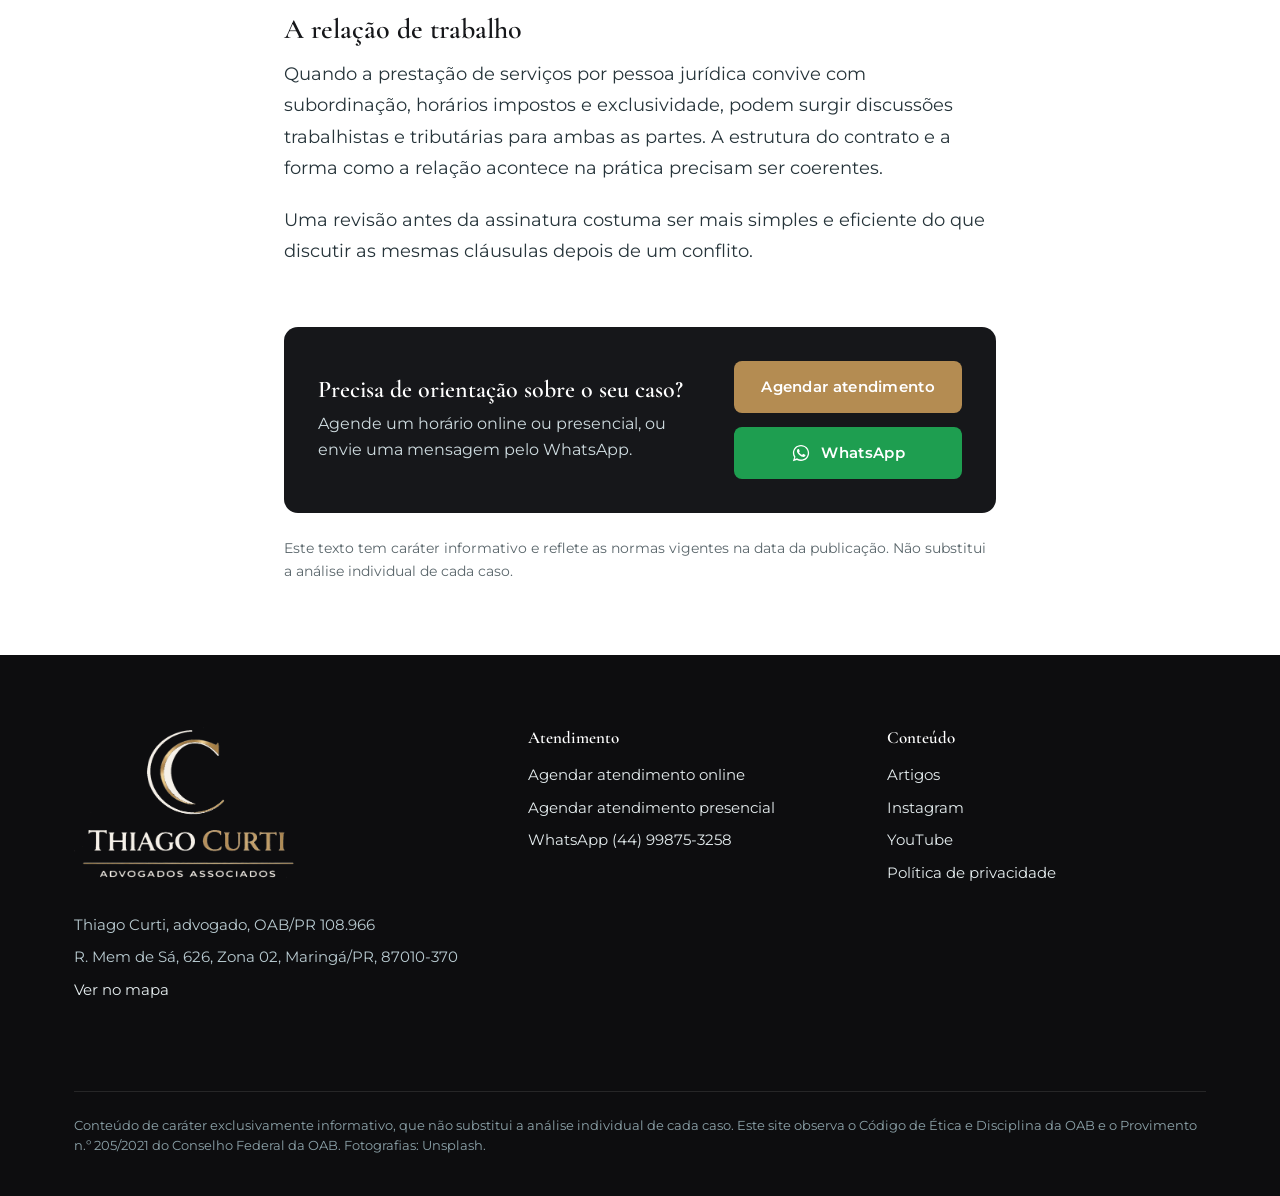
<file: artigos/medico-pj-contratos-hospitais-clinicas.html>
<!DOCTYPE html>
<html lang="pt-BR">
<head>
<meta charset="utf-8">
<meta name="viewport" content="width=device-width, initial-scale=1">
<title>Médico PJ: pontos de atenção nos contratos com hospitais e clínicas | Thiago Curti</title>
<meta name="description" content="Exclusividade, responsabilidade por danos, glosas e rescisão: as cláusulas que mais merecem leitura cuidadosa antes da assinatura.">
<link rel="canonical" href="https://thiagocurti.github.io/artigos/medico-pj-contratos-hospitais-clinicas.html">
<meta property="og:title" content="Médico PJ: pontos de atenção nos contratos com hospitais e clínicas | Thiago Curti">
<meta property="og:description" content="Exclusividade, responsabilidade por danos, glosas e rescisão: as cláusulas que mais merecem leitura cuidadosa antes da assinatura.">
<meta property="og:type" content="website">
<meta property="og:locale" content="pt_BR">
<meta property="og:image" content="https://thiagocurti.github.io/assets/img/thiago-curti.jpg">
<meta name="theme-color" content="#16171A">
<link rel="icon" href="data:image/svg+xml,%3Csvg xmlns='http://www.w3.org/2000/svg' viewBox='0 0 40 40'%3E%3Crect width='40' height='40' rx='8' fill='%2316171A'/%3E%3Cpath d='M28 12a10 10 0 1 0 0 16' fill='none' stroke='%23B48C52' stroke-width='3.5' stroke-linecap='round'/%3E%3C/svg%3E">
<link rel="preconnect" href="https://fonts.googleapis.com"><link rel="preconnect" href="https://fonts.gstatic.com" crossorigin><link href="https://fonts.googleapis.com/css2?family=Cormorant+Garamond:ital,wght@0,500;0,600;0,700;1,500;1,600&family=Montserrat:wght@400;500;600&display=swap" rel="stylesheet">
<link rel="stylesheet" href="../assets/style.css">
</head>
<body>
<a class="pular" href="#conteudo">Pular para o conteúdo</a>
<header class="topo"><div class="wrap">
<a class="marca" href="../index.html"><img src="../assets/img/logo-escuro-marca.png" alt="" width="54" height="52"><div><strong>Thiago <b>Curti</b></strong><span>Direito Médico e da Saúde</span></div></a>
<button class="abrir-menu" type="button" aria-expanded="false" aria-controls="menu" aria-label="Abrir menu"><svg viewBox="0 0 24 24" fill="none" stroke="currentColor" stroke-width="1.6" stroke-linecap="round" stroke-linejoin="round" aria-hidden="true"><path d="M4 7h16M4 12h16M4 17h16"/></svg></button>
<nav class="menu" id="menu" aria-label="Principal"><a href="../index.html">Início</a><a href="../index.html#atuacao">Atuação</a><a href="../artigos/index.html" aria-current="page">Artigos</a><a href="../index.html#sobre">Sobre</a><a href="../index.html#duvidas">Dúvidas</a><a href="../index.html#atendimento">Contato</a><a class="btn btn-ouro" href="https://calendar.app.google/kTP8xy6RkX4CCLtx5" target="_blank" rel="noopener">Agendar atendimento</a></nav>
</div></header>
<main id="conteudo">
<div class="artigo-topo"><div class="wrap"><a class="voltar" href="index.html">Todos os artigos</a><h1>Médico PJ: pontos de atenção nos contratos com hospitais e clínicas</h1><p class="meta">Por Thiago Curti, advogado · 23 de novembro de 2026 · 5 min de leitura</p></div></div>
<article class="corpo">
<p class="resumo"><strong>Em resumo:</strong> o contrato de prestação de serviços define quem responde por quê. Ler com atenção as cláusulas de responsabilidade, remuneração e rescisão evita surpresas que costumam aparecer só quando surge um conflito.</p>
<p>A atuação por meio de pessoa jurídica tornou-se a regra em boa parte dos hospitais e clínicas. O contrato que acompanha essa relação, porém, muitas vezes é assinado sem negociação, como se fosse mera formalidade.</p>
<h2>Cláusulas que merecem atenção</h2>
<ul>
<li><strong>Responsabilidade por danos a pacientes:</strong> verifique se o contrato transfere ao médico, de forma ampla, a obrigação de indenizar ou de ressarcir o hospital em qualquer reclamação, inclusive por falhas da estrutura, da equipe de enfermagem ou de equipamentos.</li>
<li><strong>Remuneração e glosas:</strong> o contrato deve dizer como os valores são apurados, quando são pagos e o que acontece quando a operadora de saúde glosa um procedimento.</li>
<li><strong>Exclusividade e não concorrência:</strong> restrições a atender em outros locais devem ser proporcionais, ter prazo e área definidos.</li>
<li><strong>Escalas e substituições:</strong> regras claras sobre trocas de plantão e responsabilidade em caso de ausência.</li>
<li><strong>Rescisão:</strong> prazo de aviso prévio, multas e a forma de encerrar o vínculo sem prejudicar pacientes em acompanhamento.</li>
<li><strong>Prontuário e dados:</strong> quem guarda os registros, como o médico terá acesso a eles para se defender e quem responde por incidentes de segurança.</li>
</ul>
<h2>Seguro de responsabilidade civil</h2>
<p>Alguns contratos exigem que o médico mantenha seguro de responsabilidade civil profissional. Vale conferir se a apólice cobre a atividade efetivamente exercida, a defesa em processos éticos e o período de reclamações posteriores ao fim do contrato.</p>
<h2>A relação de trabalho</h2>
<p>Quando a prestação de serviços por pessoa jurídica convive com subordinação, horários impostos e exclusividade, podem surgir discussões trabalhistas e tributárias para ambas as partes. A estrutura do contrato e a forma como a relação acontece na prática precisam ser coerentes.</p>
<p>Uma revisão antes da assinatura costuma ser mais simples e eficiente do que discutir as mesmas cláusulas depois de um conflito.</p>
</article>
<div class="cta-artigo"><div><div><h2>Precisa de orientação sobre o seu caso?</h2><p>Agende um horário online ou presencial, ou envie uma mensagem pelo WhatsApp.</p></div><div class="acoes"><a class="btn btn-ouro" href="https://calendar.app.google/kTP8xy6RkX4CCLtx5" target="_blank" rel="noopener">Agendar atendimento</a><a class="btn btn-whats" href="https://wa.me/5544998753258" target="_blank" rel="noopener"><svg viewBox="0 0 32 32" aria-hidden="true" fill="currentColor"><path d="M16 3C8.8 3 3 8.7 3 15.8c0 2.5.7 4.9 2 7L3 29l6.4-2c2 1.1 4.3 1.7 6.6 1.7 7.2 0 13-5.7 13-12.8S23.2 3 16 3zm0 23.4c-2.1 0-4.1-.6-5.8-1.6l-.4-.3-3.8 1.2 1.2-3.7-.3-.4c-1.2-1.8-1.8-3.8-1.8-5.9C5.1 9.9 10 5.2 16 5.2s10.9 4.7 10.9 10.6S22 26.4 16 26.4zm6-7.9c-.3-.2-1.9-1-2.2-1.1-.3-.1-.5-.2-.7.2-.2.3-.8 1-1 1.2-.2.2-.4.2-.7.1-.3-.2-1.4-.5-2.6-1.6-1-.9-1.6-1.9-1.8-2.2-.2-.3 0-.5.1-.7l.5-.6c.2-.2.2-.3.3-.6.1-.2 0-.4 0-.6l-1-2.4c-.3-.6-.5-.5-.7-.5h-.6c-.2 0-.6.1-.9.4-.3.3-1.2 1.1-1.2 2.8s1.2 3.2 1.4 3.5c.2.2 2.4 3.6 5.8 5 .8.3 1.4.5 1.9.7.8.3 1.5.2 2.1.1.6-.1 1.9-.8 2.2-1.5.3-.7.3-1.4.2-1.5-.1-.2-.3-.3-.6-.4z"/></svg>WhatsApp</a></div></div></div>
<p class="aviso">Este texto tem caráter informativo e reflete as normas vigentes na data da publicação. Não substitui a análise individual de cada caso.</p>
</main>
<script type="application/ld+json">{"@context": "https://schema.org", "@type": "Article", "headline": "Médico PJ: pontos de atenção nos contratos com hospitais e clínicas", "datePublished": "2026-11-23", "author": {"@type": "Person", "name": "Thiago Curti"}, "inLanguage": "pt-BR", "description": "Exclusividade, responsabilidade por danos, glosas e rescisão: as cláusulas que mais merecem leitura cuidadosa antes da assinatura."}</script>
<footer class="rodape-site"><div class="wrap cols">
<div><img class="logo-rodape" src="../assets/img/logo-escuro.png" alt="Thiago Curti" width="220" height="168"><p>Thiago Curti, advogado, OAB/PR 108.966</p><p>R. Mem de Sá, 626, Zona 02, Maringá/PR, 87010-370</p><p><a href="https://www.google.com/maps/search/?api=1&query=R.+Mem+de+S%C3%A1%2C+626+-+Zona+02%2C+Maring%C3%A1+-+PR%2C+87010-370" target="_blank" rel="noopener">Ver no mapa</a></p></div>
<div><strong>Atendimento</strong><p><a href="https://calendar.app.google/kTP8xy6RkX4CCLtx5" target="_blank" rel="noopener">Agendar atendimento online</a></p><p><a href="https://calendar.app.google/4LmpsZA76husfQk38" target="_blank" rel="noopener">Agendar atendimento presencial</a></p><p><a href="https://wa.me/5544998753258" target="_blank" rel="noopener">WhatsApp (44) 99875-3258</a></p></div>
<div><strong>Conteúdo</strong><p><a href="../artigos/index.html">Artigos</a></p><p><a href="https://www.instagram.com/thiagocurti" target="_blank" rel="noopener">Instagram</a></p><p><a href="https://www.youtube.com/channel/UC_EC77Ljl761EYmBbQ0q96g" target="_blank" rel="noopener">YouTube</a></p><p><a href="../privacidade.html">Política de privacidade</a></p></div>
<p class="legal">Conteúdo de caráter exclusivamente informativo, que não substitui a análise individual de cada caso. Este site observa o Código de Ética e Disciplina da OAB e o Provimento n.º 205/2021 do Conselho Federal da OAB. Fotografias: Unsplash.</p>
</div></footer>
<a class="whats-fixo" href="https://wa.me/5544998753258" target="_blank" rel="noopener" aria-label="Conversar pelo WhatsApp"><svg viewBox="0 0 32 32" aria-hidden="true" fill="currentColor"><path d="M16 3C8.8 3 3 8.7 3 15.8c0 2.5.7 4.9 2 7L3 29l6.4-2c2 1.1 4.3 1.7 6.6 1.7 7.2 0 13-5.7 13-12.8S23.2 3 16 3zm0 23.4c-2.1 0-4.1-.6-5.8-1.6l-.4-.3-3.8 1.2 1.2-3.7-.3-.4c-1.2-1.8-1.8-3.8-1.8-5.9C5.1 9.9 10 5.2 16 5.2s10.9 4.7 10.9 10.6S22 26.4 16 26.4zm6-7.9c-.3-.2-1.9-1-2.2-1.1-.3-.1-.5-.2-.7.2-.2.3-.8 1-1 1.2-.2.2-.4.2-.7.1-.3-.2-1.4-.5-2.6-1.6-1-.9-1.6-1.9-1.8-2.2-.2-.3 0-.5.1-.7l.5-.6c.2-.2.2-.3.3-.6.1-.2 0-.4 0-.6l-1-2.4c-.3-.6-.5-.5-.7-.5h-.6c-.2 0-.6.1-.9.4-.3.3-1.2 1.1-1.2 2.8s1.2 3.2 1.4 3.5c.2.2 2.4 3.6 5.8 5 .8.3 1.4.5 1.9.7.8.3 1.5.2 2.1.1.6-.1 1.9-.8 2.2-1.5.3-.7.3-1.4.2-1.5-.1-.2-.3-.3-.6-.4z"/></svg></a>
<script>
{
  const b=document.querySelector('.abrir-menu'),m=document.getElementById('menu');
  if(b&&m){b.addEventListener('click',()=>{const a=m.classList.toggle('aberto');b.setAttribute('aria-expanded',a)});
    m.querySelectorAll('a').forEach(x=>x.addEventListener('click',()=>{m.classList.remove('aberto');b.setAttribute('aria-expanded',false)}))}
  const f=document.getElementById('form-contato');
  if(f){f.addEventListener('submit',e=>{
    e.preventDefault();
    const nome=f.nome.value.trim(),assunto=f.assunto.value,msg=f.mensagem.value.trim();
    f.nome.classList.toggle('invalido',!nome);
    if(!nome){f.nome.focus();return}
    let t='Olá, meu nome é '+nome+'.';
    if(assunto)t+=' Assunto: '+assunto+'.';
    if(msg)t+=' '+msg;
    const a=document.createElement('a');a.href='https://wa.me/5544998753258?text='+encodeURIComponent(t);a.target='_blank';a.rel='noopener';document.body.appendChild(a);a.click();a.remove();
  })}
}
</script>
</body>
</html>
</file>
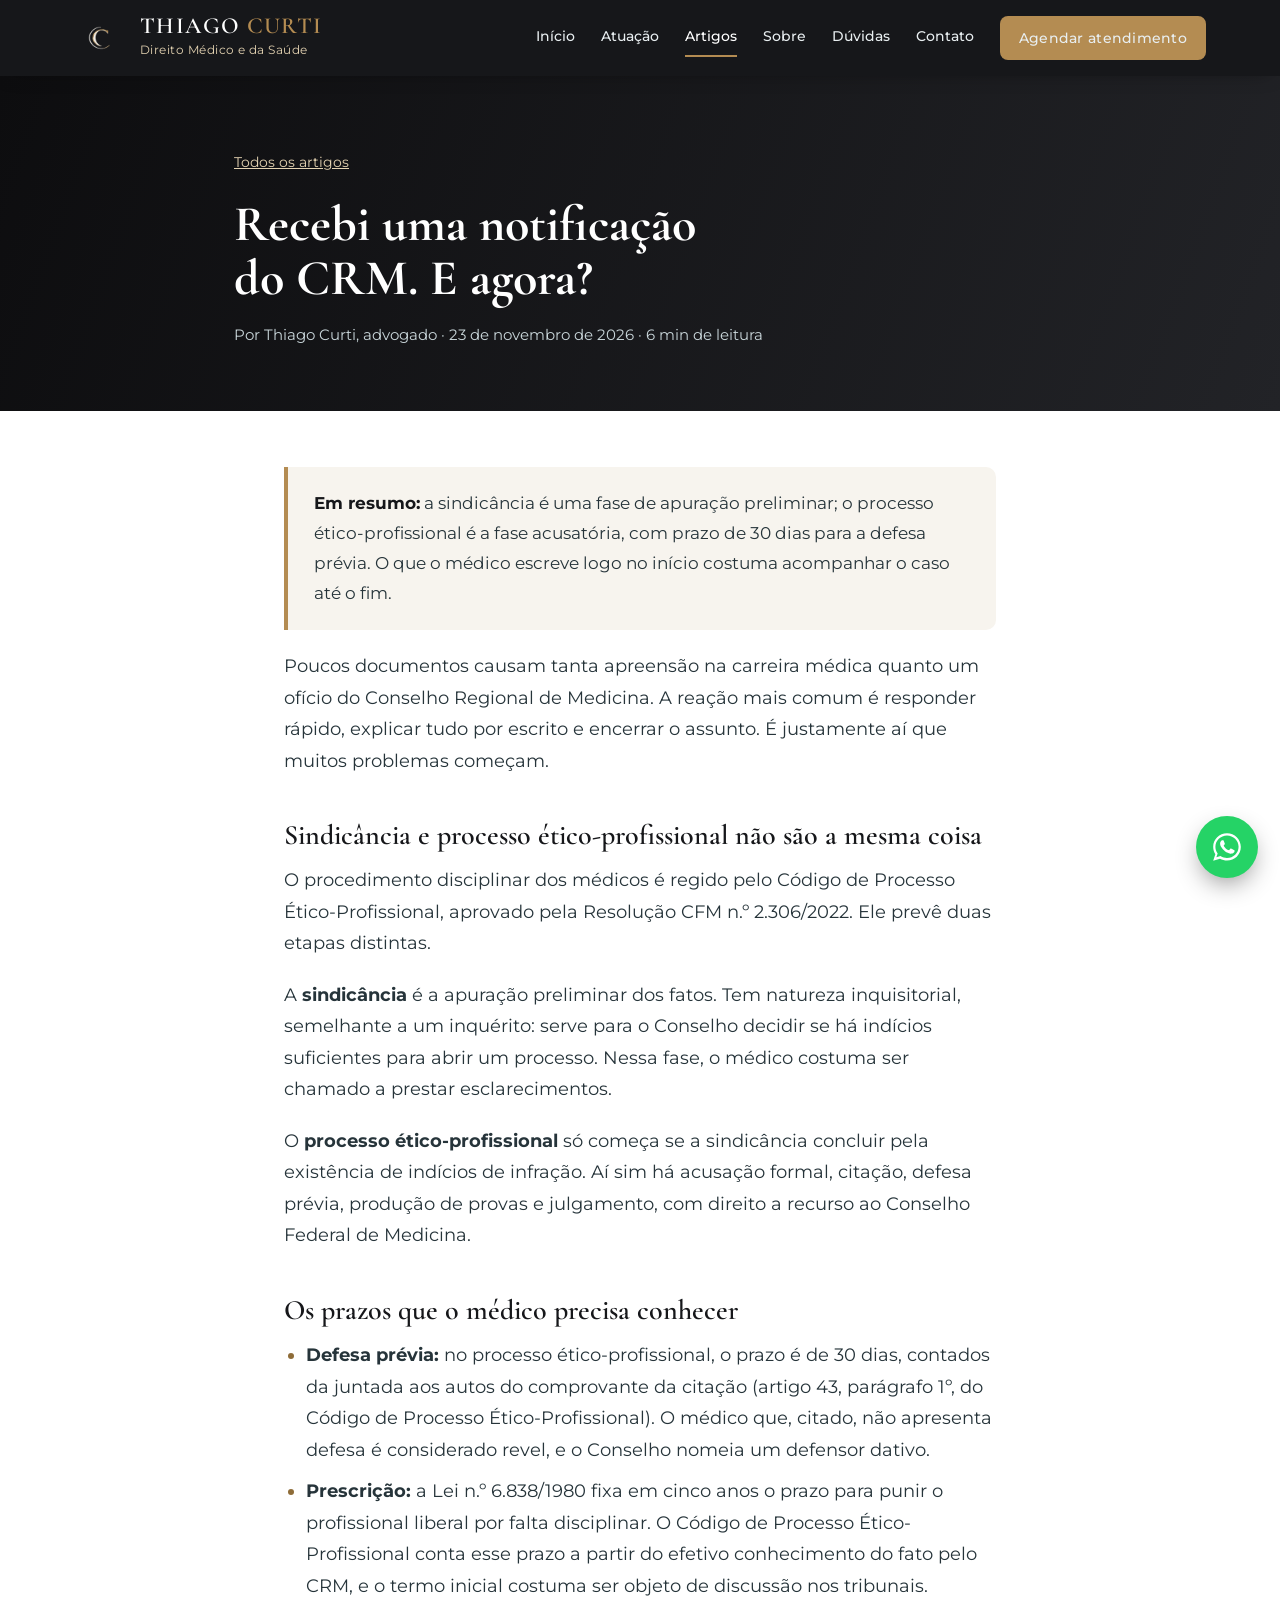
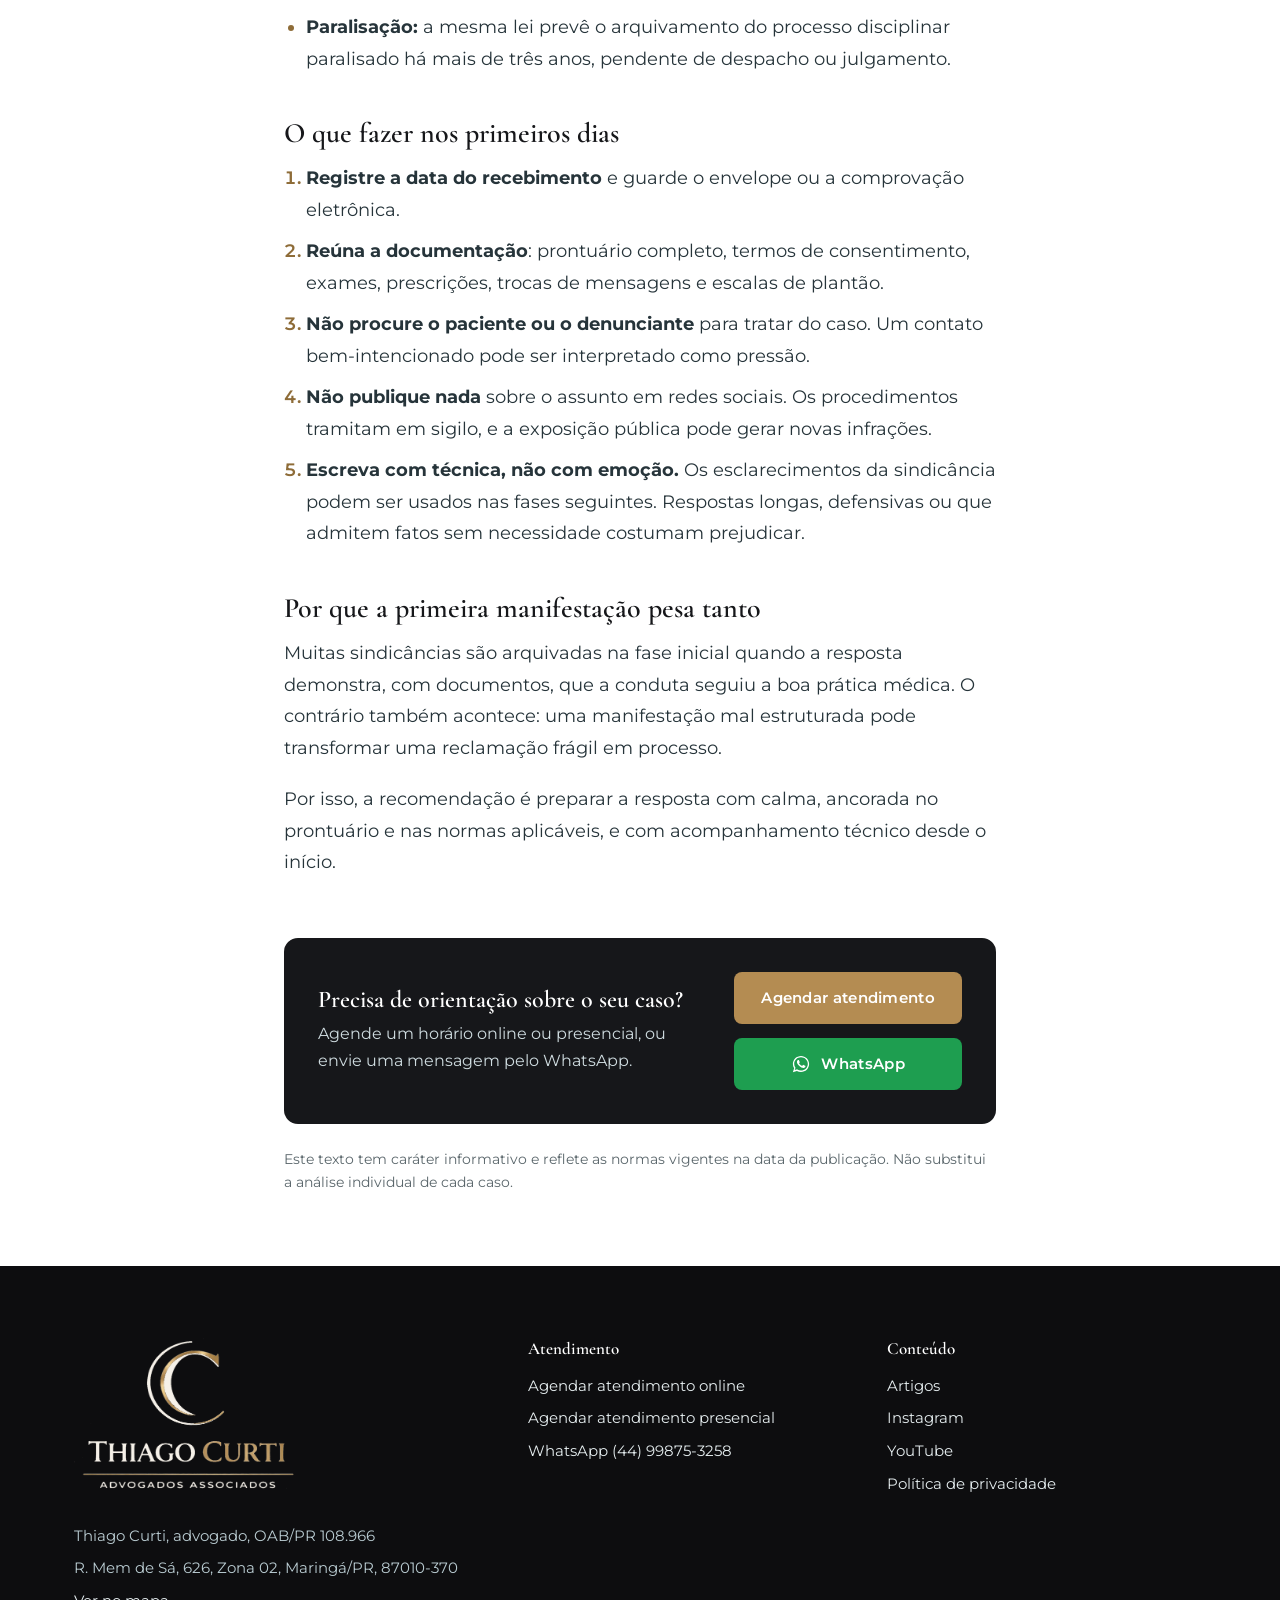
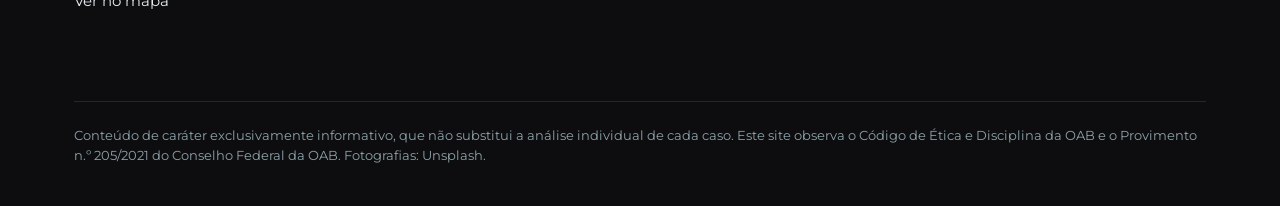
<file: artigos/notificacao-crm-o-que-fazer.html>
<!DOCTYPE html>
<html lang="pt-BR">
<head>
<meta charset="utf-8">
<meta name="viewport" content="width=device-width, initial-scale=1">
<title>Recebi uma notificação do CRM. E agora? | Thiago Curti</title>
<meta name="description" content="A diferença entre sindicância e processo ético-profissional, os prazos que importam e os erros mais comuns na primeira resposta.">
<link rel="canonical" href="https://thiagocurti.github.io/artigos/notificacao-crm-o-que-fazer.html">
<meta property="og:title" content="Recebi uma notificação do CRM. E agora? | Thiago Curti">
<meta property="og:description" content="A diferença entre sindicância e processo ético-profissional, os prazos que importam e os erros mais comuns na primeira resposta.">
<meta property="og:type" content="website">
<meta property="og:locale" content="pt_BR">
<meta property="og:image" content="https://thiagocurti.github.io/assets/img/thiago-curti.jpg">
<meta name="theme-color" content="#16171A">
<link rel="icon" href="data:image/svg+xml,%3Csvg xmlns='http://www.w3.org/2000/svg' viewBox='0 0 40 40'%3E%3Crect width='40' height='40' rx='8' fill='%2316171A'/%3E%3Cpath d='M28 12a10 10 0 1 0 0 16' fill='none' stroke='%23B48C52' stroke-width='3.5' stroke-linecap='round'/%3E%3C/svg%3E">
<link rel="preconnect" href="https://fonts.googleapis.com"><link rel="preconnect" href="https://fonts.gstatic.com" crossorigin><link href="https://fonts.googleapis.com/css2?family=Cormorant+Garamond:ital,wght@0,500;0,600;0,700;1,500;1,600&family=Montserrat:wght@400;500;600&display=swap" rel="stylesheet">
<link rel="stylesheet" href="../assets/style.css">
</head>
<body>
<a class="pular" href="#conteudo">Pular para o conteúdo</a>
<header class="topo"><div class="wrap">
<a class="marca" href="../index.html"><img src="../assets/img/logo-escuro-marca.png" alt="" width="54" height="52"><div><strong>Thiago <b>Curti</b></strong><span>Direito Médico e da Saúde</span></div></a>
<button class="abrir-menu" type="button" aria-expanded="false" aria-controls="menu" aria-label="Abrir menu"><svg viewBox="0 0 24 24" fill="none" stroke="currentColor" stroke-width="1.6" stroke-linecap="round" stroke-linejoin="round" aria-hidden="true"><path d="M4 7h16M4 12h16M4 17h16"/></svg></button>
<nav class="menu" id="menu" aria-label="Principal"><a href="../index.html">Início</a><a href="../index.html#atuacao">Atuação</a><a href="../artigos/index.html" aria-current="page">Artigos</a><a href="../index.html#sobre">Sobre</a><a href="../index.html#duvidas">Dúvidas</a><a href="../index.html#atendimento">Contato</a><a class="btn btn-ouro" href="https://calendar.app.google/kTP8xy6RkX4CCLtx5" target="_blank" rel="noopener">Agendar atendimento</a></nav>
</div></header>
<main id="conteudo">
<div class="artigo-topo"><div class="wrap"><a class="voltar" href="index.html">Todos os artigos</a><h1>Recebi uma notificação do CRM. E agora?</h1><p class="meta">Por Thiago Curti, advogado · 23 de novembro de 2026 · 6 min de leitura</p></div></div>
<article class="corpo">
<p class="resumo"><strong>Em resumo:</strong> a sindicância é uma fase de apuração preliminar; o processo ético-profissional é a fase acusatória, com prazo de 30 dias para a defesa prévia. O que o médico escreve logo no início costuma acompanhar o caso até o fim.</p>
<p>Poucos documentos causam tanta apreensão na carreira médica quanto um ofício do Conselho Regional de Medicina. A reação mais comum é responder rápido, explicar tudo por escrito e encerrar o assunto. É justamente aí que muitos problemas começam.</p>
<h2>Sindicância e processo ético-profissional não são a mesma coisa</h2>
<p>O procedimento disciplinar dos médicos é regido pelo Código de Processo Ético-Profissional, aprovado pela Resolução CFM n.º 2.306/2022. Ele prevê duas etapas distintas.</p>
<p>A <strong>sindicância</strong> é a apuração preliminar dos fatos. Tem natureza inquisitorial, semelhante a um inquérito: serve para o Conselho decidir se há indícios suficientes para abrir um processo. Nessa fase, o médico costuma ser chamado a prestar esclarecimentos.</p>
<p>O <strong>processo ético-profissional</strong> só começa se a sindicância concluir pela existência de indícios de infração. Aí sim há acusação formal, citação, defesa prévia, produção de provas e julgamento, com direito a recurso ao Conselho Federal de Medicina.</p>
<h2>Os prazos que o médico precisa conhecer</h2>
<ul>
<li><strong>Defesa prévia:</strong> no processo ético-profissional, o prazo é de 30 dias, contados da juntada aos autos do comprovante da citação (artigo 43, parágrafo 1º, do Código de Processo Ético-Profissional). O médico que, citado, não apresenta defesa é considerado revel, e o Conselho nomeia um defensor dativo.</li>
<li><strong>Prescrição:</strong> a Lei n.º 6.838/1980 fixa em cinco anos o prazo para punir o profissional liberal por falta disciplinar. O Código de Processo Ético-Profissional conta esse prazo a partir do efetivo conhecimento do fato pelo CRM, e o termo inicial costuma ser objeto de discussão nos tribunais.</li>
<li><strong>Paralisação:</strong> a mesma lei prevê o arquivamento do processo disciplinar paralisado há mais de três anos, pendente de despacho ou julgamento.</li>
</ul>
<h2>O que fazer nos primeiros dias</h2>
<ol>
<li><strong>Registre a data do recebimento</strong> e guarde o envelope ou a comprovação eletrônica.</li>
<li><strong>Reúna a documentação</strong>: prontuário completo, termos de consentimento, exames, prescrições, trocas de mensagens e escalas de plantão.</li>
<li><strong>Não procure o paciente ou o denunciante</strong> para tratar do caso. Um contato bem-intencionado pode ser interpretado como pressão.</li>
<li><strong>Não publique nada</strong> sobre o assunto em redes sociais. Os procedimentos tramitam em sigilo, e a exposição pública pode gerar novas infrações.</li>
<li><strong>Escreva com técnica, não com emoção.</strong> Os esclarecimentos da sindicância podem ser usados nas fases seguintes. Respostas longas, defensivas ou que admitem fatos sem necessidade costumam prejudicar.</li>
</ol>
<h2>Por que a primeira manifestação pesa tanto</h2>
<p>Muitas sindicâncias são arquivadas na fase inicial quando a resposta demonstra, com documentos, que a conduta seguiu a boa prática médica. O contrário também acontece: uma manifestação mal estruturada pode transformar uma reclamação frágil em processo.</p>
<p>Por isso, a recomendação é preparar a resposta com calma, ancorada no prontuário e nas normas aplicáveis, e com acompanhamento técnico desde o início.</p>
</article>
<div class="cta-artigo"><div><div><h2>Precisa de orientação sobre o seu caso?</h2><p>Agende um horário online ou presencial, ou envie uma mensagem pelo WhatsApp.</p></div><div class="acoes"><a class="btn btn-ouro" href="https://calendar.app.google/kTP8xy6RkX4CCLtx5" target="_blank" rel="noopener">Agendar atendimento</a><a class="btn btn-whats" href="https://wa.me/5544998753258" target="_blank" rel="noopener"><svg viewBox="0 0 32 32" aria-hidden="true" fill="currentColor"><path d="M16 3C8.8 3 3 8.7 3 15.8c0 2.5.7 4.9 2 7L3 29l6.4-2c2 1.1 4.3 1.7 6.6 1.7 7.2 0 13-5.7 13-12.8S23.2 3 16 3zm0 23.4c-2.1 0-4.1-.6-5.8-1.6l-.4-.3-3.8 1.2 1.2-3.7-.3-.4c-1.2-1.8-1.8-3.8-1.8-5.9C5.1 9.9 10 5.2 16 5.2s10.9 4.7 10.9 10.6S22 26.4 16 26.4zm6-7.9c-.3-.2-1.9-1-2.2-1.1-.3-.1-.5-.2-.7.2-.2.3-.8 1-1 1.2-.2.2-.4.2-.7.1-.3-.2-1.4-.5-2.6-1.6-1-.9-1.6-1.9-1.8-2.2-.2-.3 0-.5.1-.7l.5-.6c.2-.2.2-.3.3-.6.1-.2 0-.4 0-.6l-1-2.4c-.3-.6-.5-.5-.7-.5h-.6c-.2 0-.6.1-.9.4-.3.3-1.2 1.1-1.2 2.8s1.2 3.2 1.4 3.5c.2.2 2.4 3.6 5.8 5 .8.3 1.4.5 1.9.7.8.3 1.5.2 2.1.1.6-.1 1.9-.8 2.2-1.5.3-.7.3-1.4.2-1.5-.1-.2-.3-.3-.6-.4z"/></svg>WhatsApp</a></div></div></div>
<p class="aviso">Este texto tem caráter informativo e reflete as normas vigentes na data da publicação. Não substitui a análise individual de cada caso.</p>
</main>
<script type="application/ld+json">{"@context": "https://schema.org", "@type": "Article", "headline": "Recebi uma notificação do CRM. E agora?", "datePublished": "2026-11-23", "author": {"@type": "Person", "name": "Thiago Curti"}, "inLanguage": "pt-BR", "description": "A diferença entre sindicância e processo ético-profissional, os prazos que importam e os erros mais comuns na primeira resposta."}</script>
<footer class="rodape-site"><div class="wrap cols">
<div><img class="logo-rodape" src="../assets/img/logo-escuro.png" alt="Thiago Curti" width="220" height="168"><p>Thiago Curti, advogado, OAB/PR 108.966</p><p>R. Mem de Sá, 626, Zona 02, Maringá/PR, 87010-370</p><p><a href="https://www.google.com/maps/search/?api=1&query=R.+Mem+de+S%C3%A1%2C+626+-+Zona+02%2C+Maring%C3%A1+-+PR%2C+87010-370" target="_blank" rel="noopener">Ver no mapa</a></p></div>
<div><strong>Atendimento</strong><p><a href="https://calendar.app.google/kTP8xy6RkX4CCLtx5" target="_blank" rel="noopener">Agendar atendimento online</a></p><p><a href="https://calendar.app.google/4LmpsZA76husfQk38" target="_blank" rel="noopener">Agendar atendimento presencial</a></p><p><a href="https://wa.me/5544998753258" target="_blank" rel="noopener">WhatsApp (44) 99875-3258</a></p></div>
<div><strong>Conteúdo</strong><p><a href="../artigos/index.html">Artigos</a></p><p><a href="https://www.instagram.com/thiagocurti" target="_blank" rel="noopener">Instagram</a></p><p><a href="https://www.youtube.com/channel/UC_EC77Ljl761EYmBbQ0q96g" target="_blank" rel="noopener">YouTube</a></p><p><a href="../privacidade.html">Política de privacidade</a></p></div>
<p class="legal">Conteúdo de caráter exclusivamente informativo, que não substitui a análise individual de cada caso. Este site observa o Código de Ética e Disciplina da OAB e o Provimento n.º 205/2021 do Conselho Federal da OAB. Fotografias: Unsplash.</p>
</div></footer>
<a class="whats-fixo" href="https://wa.me/5544998753258" target="_blank" rel="noopener" aria-label="Conversar pelo WhatsApp"><svg viewBox="0 0 32 32" aria-hidden="true" fill="currentColor"><path d="M16 3C8.8 3 3 8.7 3 15.8c0 2.5.7 4.9 2 7L3 29l6.4-2c2 1.1 4.3 1.7 6.6 1.7 7.2 0 13-5.7 13-12.8S23.2 3 16 3zm0 23.4c-2.1 0-4.1-.6-5.8-1.6l-.4-.3-3.8 1.2 1.2-3.7-.3-.4c-1.2-1.8-1.8-3.8-1.8-5.9C5.1 9.9 10 5.2 16 5.2s10.9 4.7 10.9 10.6S22 26.4 16 26.4zm6-7.9c-.3-.2-1.9-1-2.2-1.1-.3-.1-.5-.2-.7.2-.2.3-.8 1-1 1.2-.2.2-.4.2-.7.1-.3-.2-1.4-.5-2.6-1.6-1-.9-1.6-1.9-1.8-2.2-.2-.3 0-.5.1-.7l.5-.6c.2-.2.2-.3.3-.6.1-.2 0-.4 0-.6l-1-2.4c-.3-.6-.5-.5-.7-.5h-.6c-.2 0-.6.1-.9.4-.3.3-1.2 1.1-1.2 2.8s1.2 3.2 1.4 3.5c.2.2 2.4 3.6 5.8 5 .8.3 1.4.5 1.9.7.8.3 1.5.2 2.1.1.6-.1 1.9-.8 2.2-1.5.3-.7.3-1.4.2-1.5-.1-.2-.3-.3-.6-.4z"/></svg></a>
<script>
{
  const b=document.querySelector('.abrir-menu'),m=document.getElementById('menu');
  if(b&&m){b.addEventListener('click',()=>{const a=m.classList.toggle('aberto');b.setAttribute('aria-expanded',a)});
    m.querySelectorAll('a').forEach(x=>x.addEventListener('click',()=>{m.classList.remove('aberto');b.setAttribute('aria-expanded',false)}))}
  const f=document.getElementById('form-contato');
  if(f){f.addEventListener('submit',e=>{
    e.preventDefault();
    const nome=f.nome.value.trim(),assunto=f.assunto.value,msg=f.mensagem.value.trim();
    f.nome.classList.toggle('invalido',!nome);
    if(!nome){f.nome.focus();return}
    let t='Olá, meu nome é '+nome+'.';
    if(assunto)t+=' Assunto: '+assunto+'.';
    if(msg)t+=' '+msg;
    const a=document.createElement('a');a.href='https://wa.me/5544998753258?text='+encodeURIComponent(t);a.target='_blank';a.rel='noopener';document.body.appendChild(a);a.click();a.remove();
  })}
}
</script>
</body>
</html>
</file>
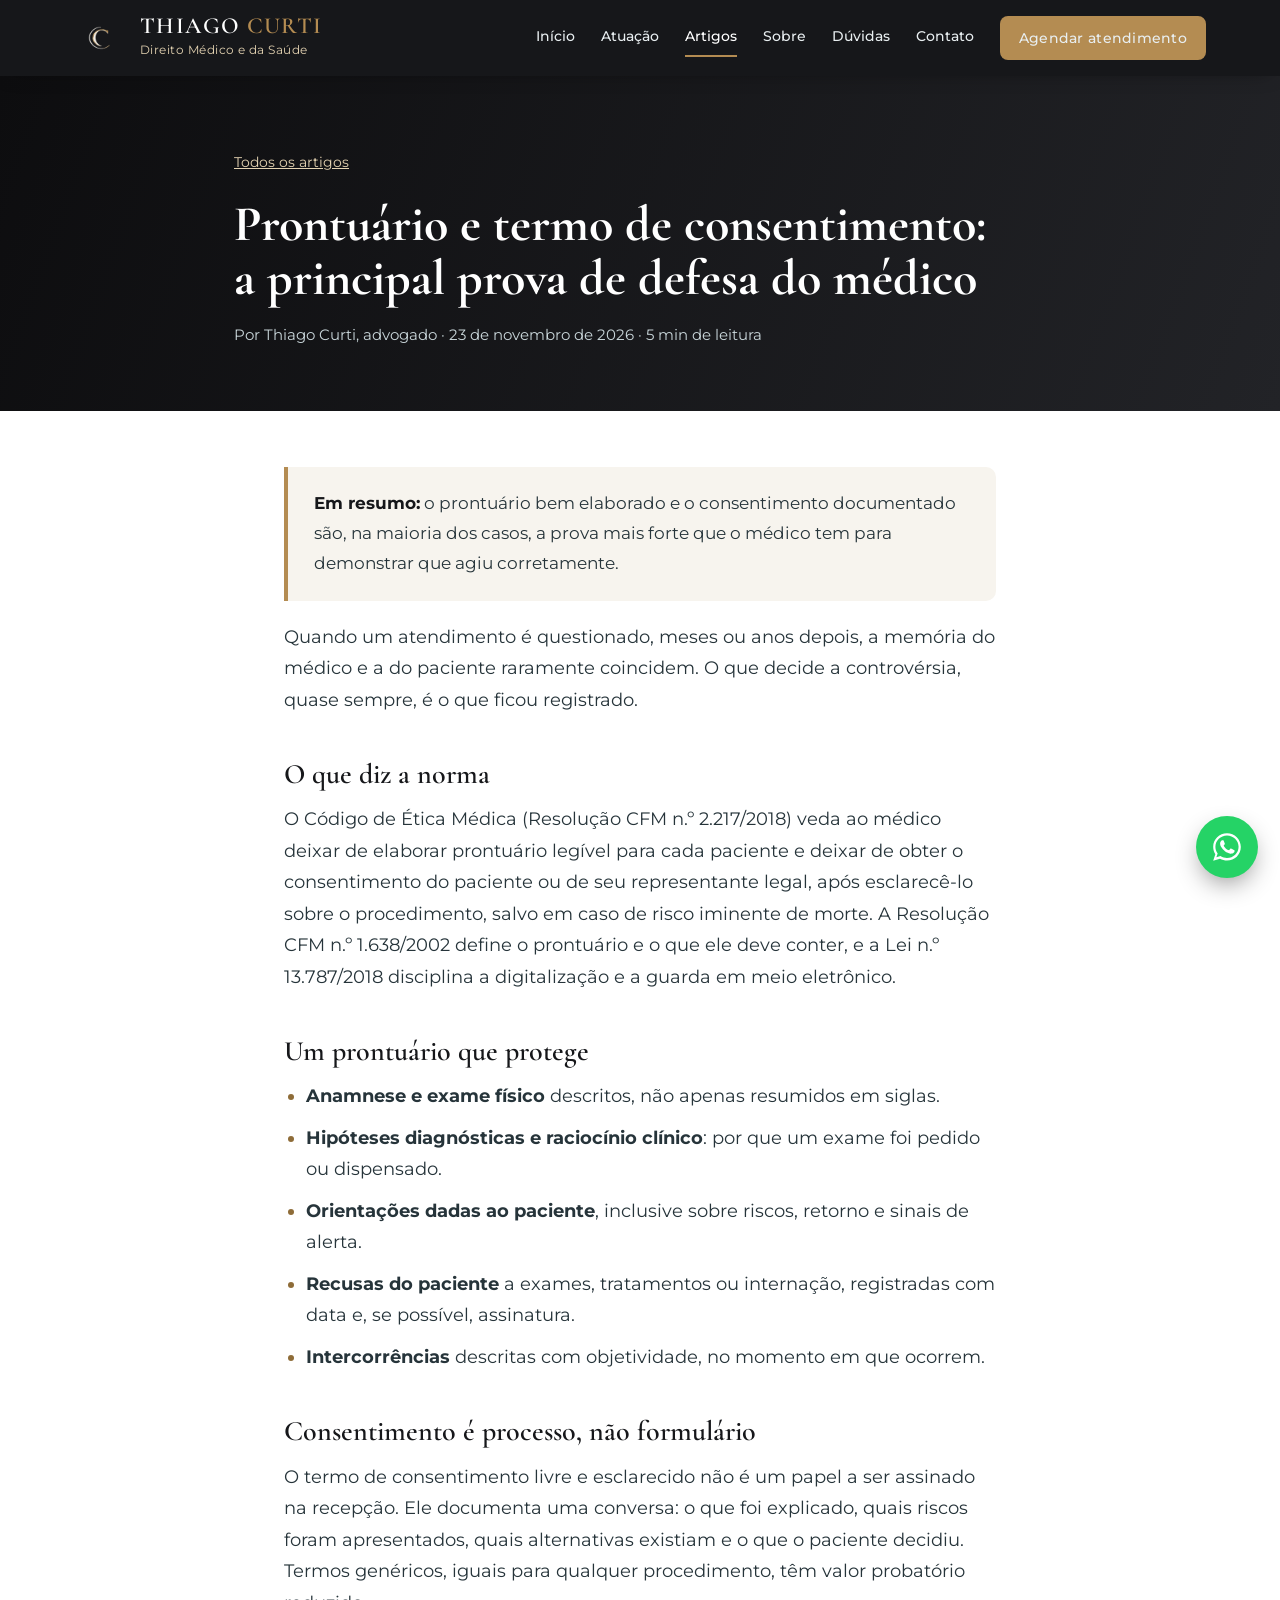
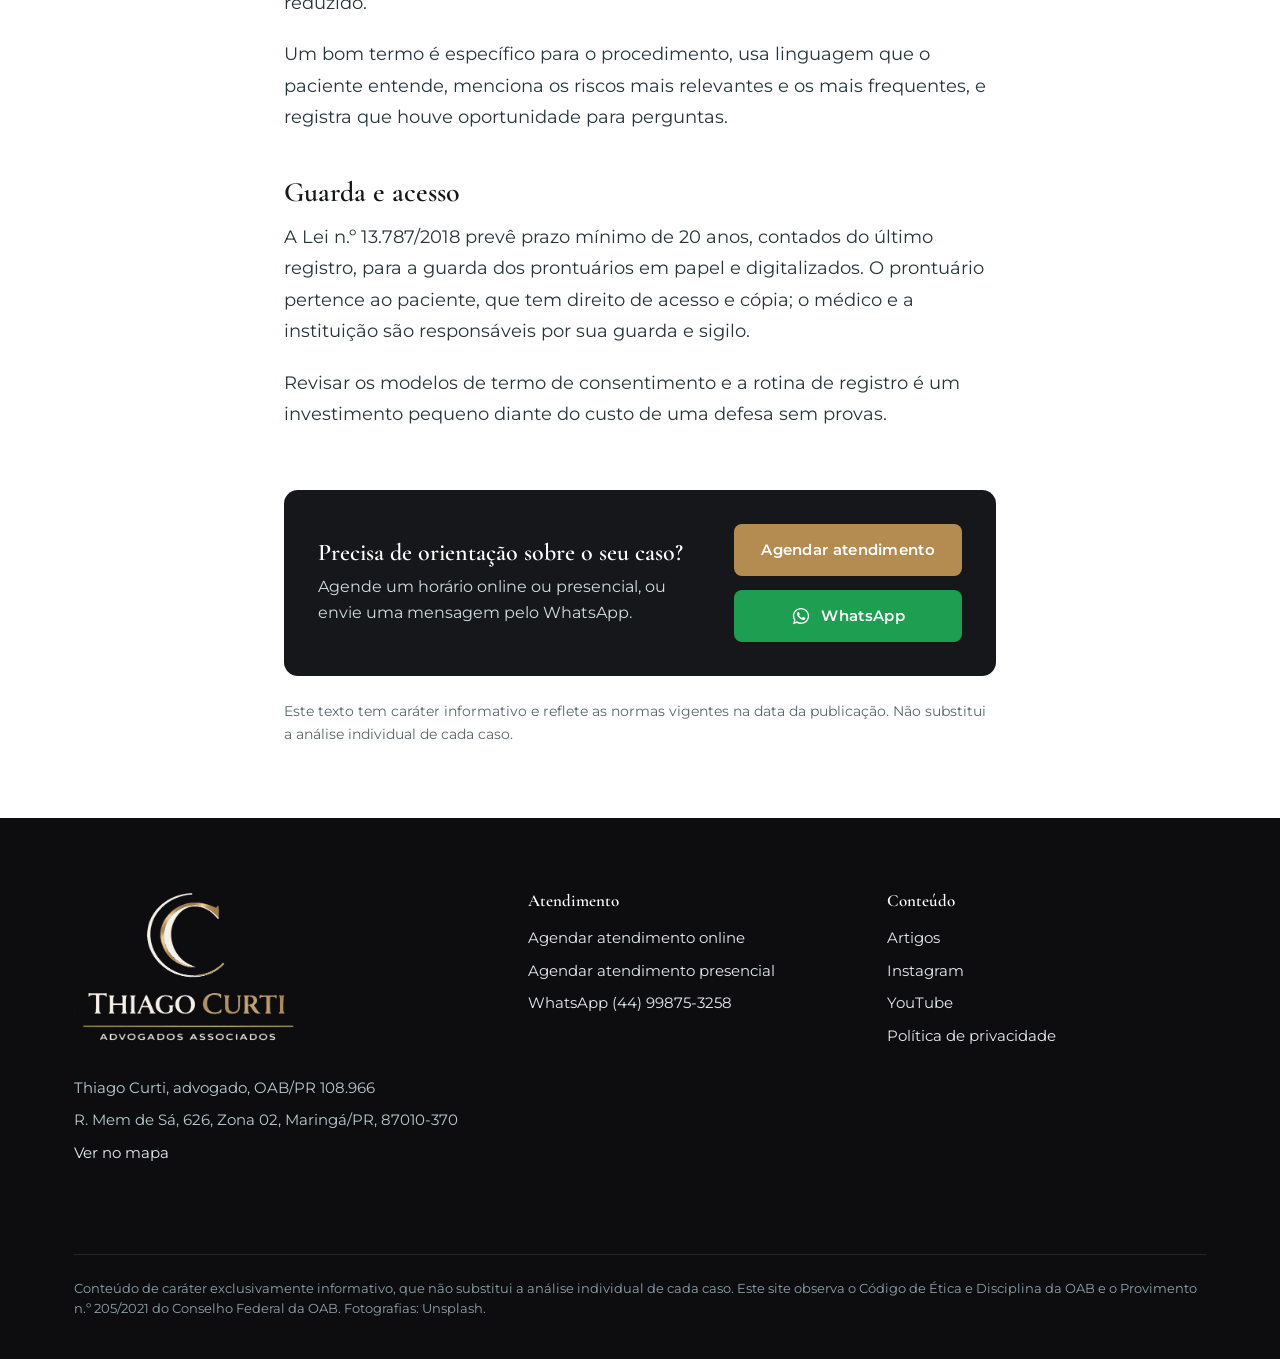
<file: artigos/prontuario-e-consentimento-defesa-do-medico.html>
<!DOCTYPE html>
<html lang="pt-BR">
<head>
<meta charset="utf-8">
<meta name="viewport" content="width=device-width, initial-scale=1">
<title>Prontuário e termo de consentimento: a principal prova de defesa do médico | Thiago Curti</title>
<meta name="description" content="Em processos éticos e ações indenizatórias, o que está registrado costuma valer mais do que qualquer explicação posterior.">
<link rel="canonical" href="https://thiagocurti.github.io/artigos/prontuario-e-consentimento-defesa-do-medico.html">
<meta property="og:title" content="Prontuário e termo de consentimento: a principal prova de defesa do médico | Thiago Curti">
<meta property="og:description" content="Em processos éticos e ações indenizatórias, o que está registrado costuma valer mais do que qualquer explicação posterior.">
<meta property="og:type" content="website">
<meta property="og:locale" content="pt_BR">
<meta property="og:image" content="https://thiagocurti.github.io/assets/img/thiago-curti.jpg">
<meta name="theme-color" content="#16171A">
<link rel="icon" href="data:image/svg+xml,%3Csvg xmlns='http://www.w3.org/2000/svg' viewBox='0 0 40 40'%3E%3Crect width='40' height='40' rx='8' fill='%2316171A'/%3E%3Cpath d='M28 12a10 10 0 1 0 0 16' fill='none' stroke='%23B48C52' stroke-width='3.5' stroke-linecap='round'/%3E%3C/svg%3E">
<link rel="preconnect" href="https://fonts.googleapis.com"><link rel="preconnect" href="https://fonts.gstatic.com" crossorigin><link href="https://fonts.googleapis.com/css2?family=Cormorant+Garamond:ital,wght@0,500;0,600;0,700;1,500;1,600&family=Montserrat:wght@400;500;600&display=swap" rel="stylesheet">
<link rel="stylesheet" href="../assets/style.css">
</head>
<body>
<a class="pular" href="#conteudo">Pular para o conteúdo</a>
<header class="topo"><div class="wrap">
<a class="marca" href="../index.html"><img src="../assets/img/logo-escuro-marca.png" alt="" width="54" height="52"><div><strong>Thiago <b>Curti</b></strong><span>Direito Médico e da Saúde</span></div></a>
<button class="abrir-menu" type="button" aria-expanded="false" aria-controls="menu" aria-label="Abrir menu"><svg viewBox="0 0 24 24" fill="none" stroke="currentColor" stroke-width="1.6" stroke-linecap="round" stroke-linejoin="round" aria-hidden="true"><path d="M4 7h16M4 12h16M4 17h16"/></svg></button>
<nav class="menu" id="menu" aria-label="Principal"><a href="../index.html">Início</a><a href="../index.html#atuacao">Atuação</a><a href="../artigos/index.html" aria-current="page">Artigos</a><a href="../index.html#sobre">Sobre</a><a href="../index.html#duvidas">Dúvidas</a><a href="../index.html#atendimento">Contato</a><a class="btn btn-ouro" href="https://calendar.app.google/kTP8xy6RkX4CCLtx5" target="_blank" rel="noopener">Agendar atendimento</a></nav>
</div></header>
<main id="conteudo">
<div class="artigo-topo"><div class="wrap"><a class="voltar" href="index.html">Todos os artigos</a><h1>Prontuário e termo de consentimento: a principal prova de defesa do médico</h1><p class="meta">Por Thiago Curti, advogado · 23 de novembro de 2026 · 5 min de leitura</p></div></div>
<article class="corpo">
<p class="resumo"><strong>Em resumo:</strong> o prontuário bem elaborado e o consentimento documentado são, na maioria dos casos, a prova mais forte que o médico tem para demonstrar que agiu corretamente.</p>
<p>Quando um atendimento é questionado, meses ou anos depois, a memória do médico e a do paciente raramente coincidem. O que decide a controvérsia, quase sempre, é o que ficou registrado.</p>
<h2>O que diz a norma</h2>
<p>O Código de Ética Médica (Resolução CFM n.º 2.217/2018) veda ao médico deixar de elaborar prontuário legível para cada paciente e deixar de obter o consentimento do paciente ou de seu representante legal, após esclarecê-lo sobre o procedimento, salvo em caso de risco iminente de morte. A Resolução CFM n.º 1.638/2002 define o prontuário e o que ele deve conter, e a Lei n.º 13.787/2018 disciplina a digitalização e a guarda em meio eletrônico.</p>
<h2>Um prontuário que protege</h2>
<ul>
<li><strong>Anamnese e exame físico</strong> descritos, não apenas resumidos em siglas.</li>
<li><strong>Hipóteses diagnósticas e raciocínio clínico</strong>: por que um exame foi pedido ou dispensado.</li>
<li><strong>Orientações dadas ao paciente</strong>, inclusive sobre riscos, retorno e sinais de alerta.</li>
<li><strong>Recusas do paciente</strong> a exames, tratamentos ou internação, registradas com data e, se possível, assinatura.</li>
<li><strong>Intercorrências</strong> descritas com objetividade, no momento em que ocorrem.</li>
</ul>
<h2>Consentimento é processo, não formulário</h2>
<p>O termo de consentimento livre e esclarecido não é um papel a ser assinado na recepção. Ele documenta uma conversa: o que foi explicado, quais riscos foram apresentados, quais alternativas existiam e o que o paciente decidiu. Termos genéricos, iguais para qualquer procedimento, têm valor probatório reduzido.</p>
<p>Um bom termo é específico para o procedimento, usa linguagem que o paciente entende, menciona os riscos mais relevantes e os mais frequentes, e registra que houve oportunidade para perguntas.</p>
<h2>Guarda e acesso</h2>
<p>A Lei n.º 13.787/2018 prevê prazo mínimo de 20 anos, contados do último registro, para a guarda dos prontuários em papel e digitalizados. O prontuário pertence ao paciente, que tem direito de acesso e cópia; o médico e a instituição são responsáveis por sua guarda e sigilo.</p>
<p>Revisar os modelos de termo de consentimento e a rotina de registro é um investimento pequeno diante do custo de uma defesa sem provas.</p>
</article>
<div class="cta-artigo"><div><div><h2>Precisa de orientação sobre o seu caso?</h2><p>Agende um horário online ou presencial, ou envie uma mensagem pelo WhatsApp.</p></div><div class="acoes"><a class="btn btn-ouro" href="https://calendar.app.google/kTP8xy6RkX4CCLtx5" target="_blank" rel="noopener">Agendar atendimento</a><a class="btn btn-whats" href="https://wa.me/5544998753258" target="_blank" rel="noopener"><svg viewBox="0 0 32 32" aria-hidden="true" fill="currentColor"><path d="M16 3C8.8 3 3 8.7 3 15.8c0 2.5.7 4.9 2 7L3 29l6.4-2c2 1.1 4.3 1.7 6.6 1.7 7.2 0 13-5.7 13-12.8S23.2 3 16 3zm0 23.4c-2.1 0-4.1-.6-5.8-1.6l-.4-.3-3.8 1.2 1.2-3.7-.3-.4c-1.2-1.8-1.8-3.8-1.8-5.9C5.1 9.9 10 5.2 16 5.2s10.9 4.7 10.9 10.6S22 26.4 16 26.4zm6-7.9c-.3-.2-1.9-1-2.2-1.1-.3-.1-.5-.2-.7.2-.2.3-.8 1-1 1.2-.2.2-.4.2-.7.1-.3-.2-1.4-.5-2.6-1.6-1-.9-1.6-1.9-1.8-2.2-.2-.3 0-.5.1-.7l.5-.6c.2-.2.2-.3.3-.6.1-.2 0-.4 0-.6l-1-2.4c-.3-.6-.5-.5-.7-.5h-.6c-.2 0-.6.1-.9.4-.3.3-1.2 1.1-1.2 2.8s1.2 3.2 1.4 3.5c.2.2 2.4 3.6 5.8 5 .8.3 1.4.5 1.9.7.8.3 1.5.2 2.1.1.6-.1 1.9-.8 2.2-1.5.3-.7.3-1.4.2-1.5-.1-.2-.3-.3-.6-.4z"/></svg>WhatsApp</a></div></div></div>
<p class="aviso">Este texto tem caráter informativo e reflete as normas vigentes na data da publicação. Não substitui a análise individual de cada caso.</p>
</main>
<script type="application/ld+json">{"@context": "https://schema.org", "@type": "Article", "headline": "Prontuário e termo de consentimento: a principal prova de defesa do médico", "datePublished": "2026-11-23", "author": {"@type": "Person", "name": "Thiago Curti"}, "inLanguage": "pt-BR", "description": "Em processos éticos e ações indenizatórias, o que está registrado costuma valer mais do que qualquer explicação posterior."}</script>
<footer class="rodape-site"><div class="wrap cols">
<div><img class="logo-rodape" src="../assets/img/logo-escuro.png" alt="Thiago Curti" width="220" height="168"><p>Thiago Curti, advogado, OAB/PR 108.966</p><p>R. Mem de Sá, 626, Zona 02, Maringá/PR, 87010-370</p><p><a href="https://www.google.com/maps/search/?api=1&query=R.+Mem+de+S%C3%A1%2C+626+-+Zona+02%2C+Maring%C3%A1+-+PR%2C+87010-370" target="_blank" rel="noopener">Ver no mapa</a></p></div>
<div><strong>Atendimento</strong><p><a href="https://calendar.app.google/kTP8xy6RkX4CCLtx5" target="_blank" rel="noopener">Agendar atendimento online</a></p><p><a href="https://calendar.app.google/4LmpsZA76husfQk38" target="_blank" rel="noopener">Agendar atendimento presencial</a></p><p><a href="https://wa.me/5544998753258" target="_blank" rel="noopener">WhatsApp (44) 99875-3258</a></p></div>
<div><strong>Conteúdo</strong><p><a href="../artigos/index.html">Artigos</a></p><p><a href="https://www.instagram.com/thiagocurti" target="_blank" rel="noopener">Instagram</a></p><p><a href="https://www.youtube.com/channel/UC_EC77Ljl761EYmBbQ0q96g" target="_blank" rel="noopener">YouTube</a></p><p><a href="../privacidade.html">Política de privacidade</a></p></div>
<p class="legal">Conteúdo de caráter exclusivamente informativo, que não substitui a análise individual de cada caso. Este site observa o Código de Ética e Disciplina da OAB e o Provimento n.º 205/2021 do Conselho Federal da OAB. Fotografias: Unsplash.</p>
</div></footer>
<a class="whats-fixo" href="https://wa.me/5544998753258" target="_blank" rel="noopener" aria-label="Conversar pelo WhatsApp"><svg viewBox="0 0 32 32" aria-hidden="true" fill="currentColor"><path d="M16 3C8.8 3 3 8.7 3 15.8c0 2.5.7 4.9 2 7L3 29l6.4-2c2 1.1 4.3 1.7 6.6 1.7 7.2 0 13-5.7 13-12.8S23.2 3 16 3zm0 23.4c-2.1 0-4.1-.6-5.8-1.6l-.4-.3-3.8 1.2 1.2-3.7-.3-.4c-1.2-1.8-1.8-3.8-1.8-5.9C5.1 9.9 10 5.2 16 5.2s10.9 4.7 10.9 10.6S22 26.4 16 26.4zm6-7.9c-.3-.2-1.9-1-2.2-1.1-.3-.1-.5-.2-.7.2-.2.3-.8 1-1 1.2-.2.2-.4.2-.7.1-.3-.2-1.4-.5-2.6-1.6-1-.9-1.6-1.9-1.8-2.2-.2-.3 0-.5.1-.7l.5-.6c.2-.2.2-.3.3-.6.1-.2 0-.4 0-.6l-1-2.4c-.3-.6-.5-.5-.7-.5h-.6c-.2 0-.6.1-.9.4-.3.3-1.2 1.1-1.2 2.8s1.2 3.2 1.4 3.5c.2.2 2.4 3.6 5.8 5 .8.3 1.4.5 1.9.7.8.3 1.5.2 2.1.1.6-.1 1.9-.8 2.2-1.5.3-.7.3-1.4.2-1.5-.1-.2-.3-.3-.6-.4z"/></svg></a>
<script>
{
  const b=document.querySelector('.abrir-menu'),m=document.getElementById('menu');
  if(b&&m){b.addEventListener('click',()=>{const a=m.classList.toggle('aberto');b.setAttribute('aria-expanded',a)});
    m.querySelectorAll('a').forEach(x=>x.addEventListener('click',()=>{m.classList.remove('aberto');b.setAttribute('aria-expanded',false)}))}
  const f=document.getElementById('form-contato');
  if(f){f.addEventListener('submit',e=>{
    e.preventDefault();
    const nome=f.nome.value.trim(),assunto=f.assunto.value,msg=f.mensagem.value.trim();
    f.nome.classList.toggle('invalido',!nome);
    if(!nome){f.nome.focus();return}
    let t='Olá, meu nome é '+nome+'.';
    if(assunto)t+=' Assunto: '+assunto+'.';
    if(msg)t+=' '+msg;
    const a=document.createElement('a');a.href='https://wa.me/5544998753258?text='+encodeURIComponent(t);a.target='_blank';a.rel='noopener';document.body.appendChild(a);a.click();a.remove();
  })}
}
</script>
</body>
</html>
</file>
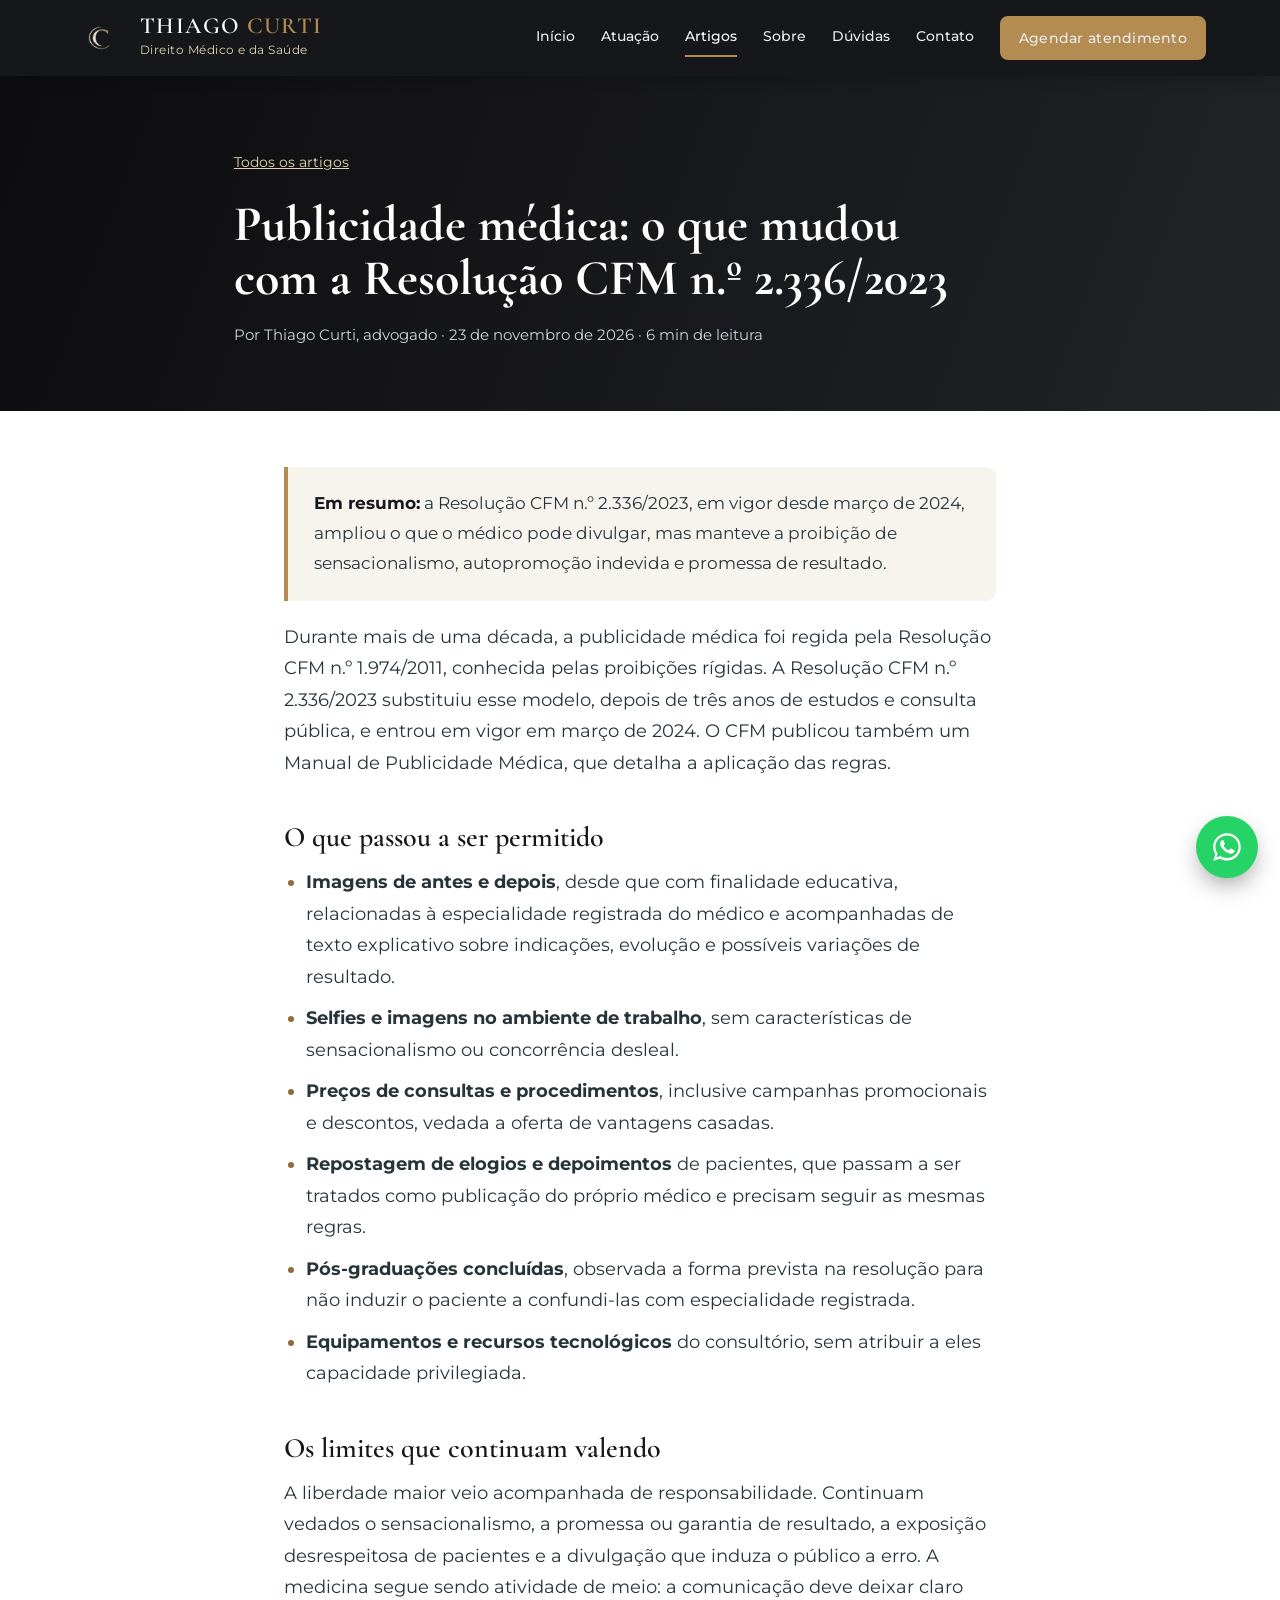
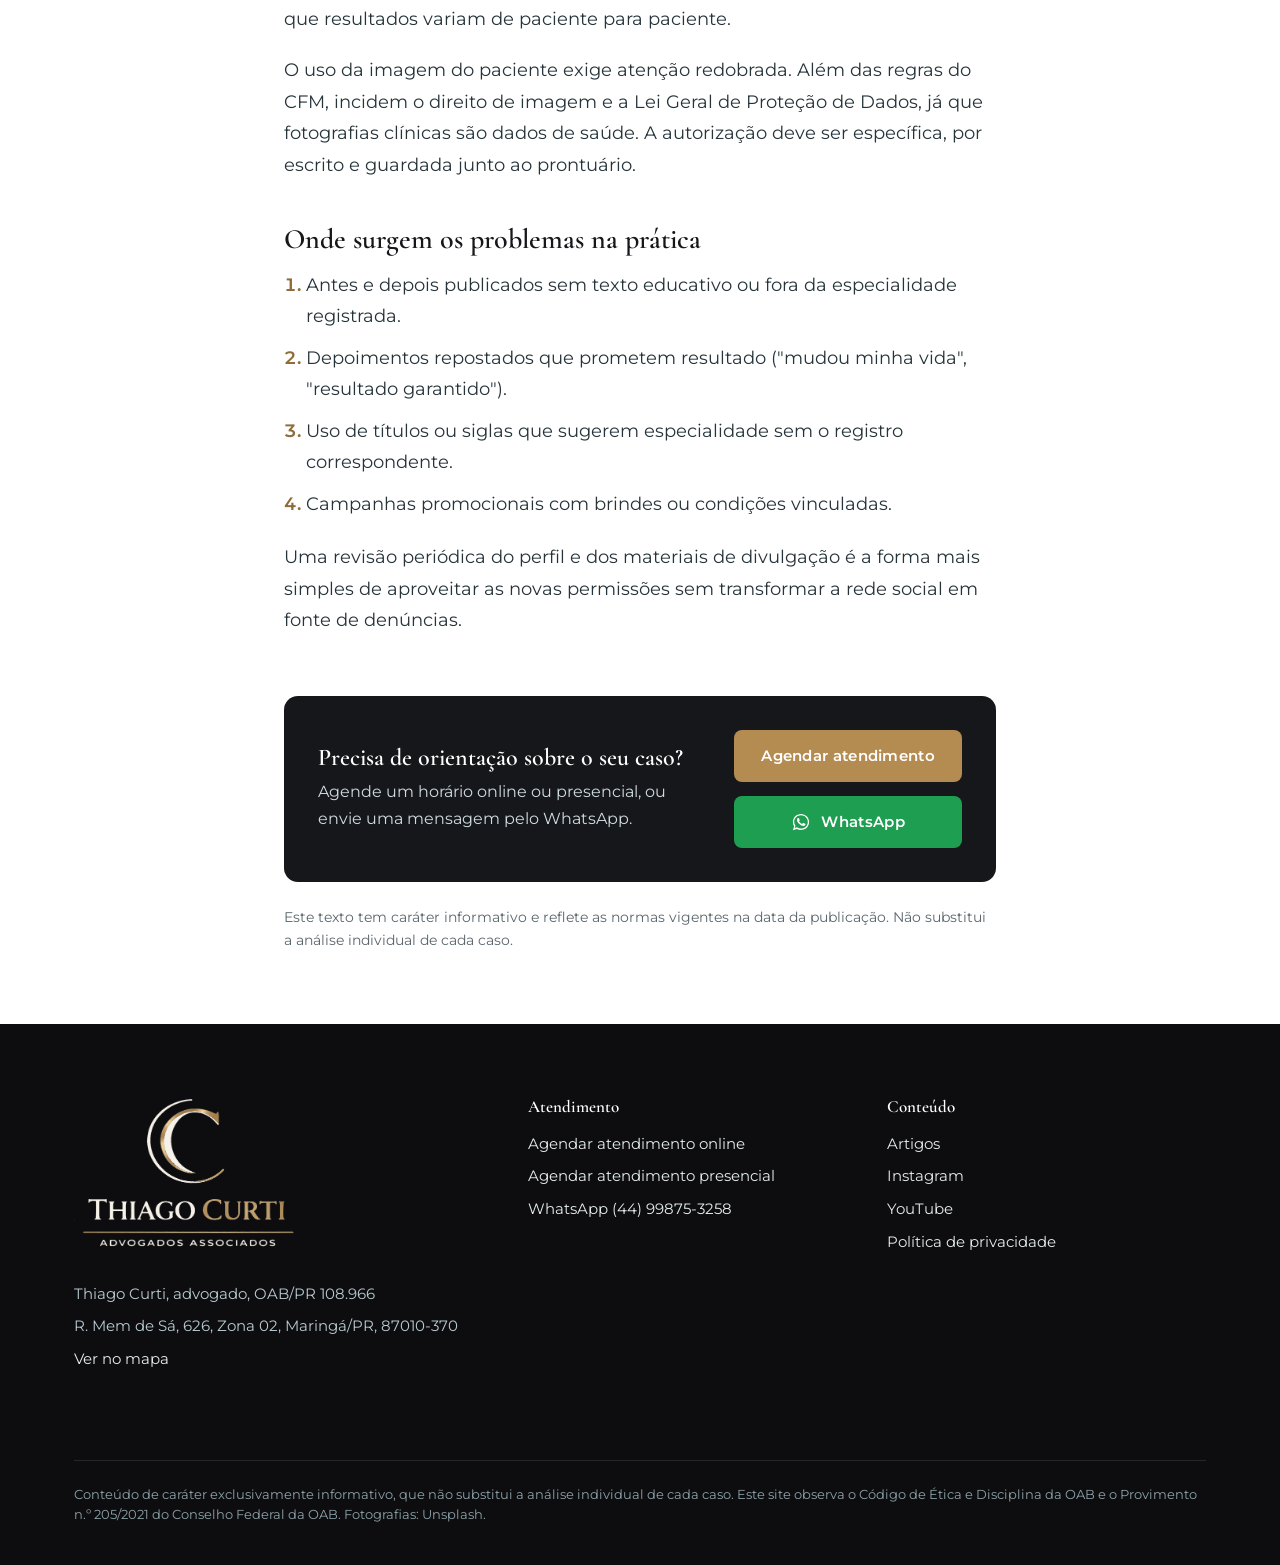
<file: artigos/publicidade-medica-resolucao-cfm-2336.html>
<!DOCTYPE html>
<html lang="pt-BR">
<head>
<meta charset="utf-8">
<meta name="viewport" content="width=device-width, initial-scale=1">
<title>Publicidade médica: o que mudou com a Resolução CFM n.º 2.336/2023 | Thiago Curti</title>
<meta name="description" content="Antes e depois, selfies, preços de consulta e pós-graduação: o que passou a ser permitido e quais limites continuam valendo.">
<link rel="canonical" href="https://thiagocurti.github.io/artigos/publicidade-medica-resolucao-cfm-2336.html">
<meta property="og:title" content="Publicidade médica: o que mudou com a Resolução CFM n.º 2.336/2023 | Thiago Curti">
<meta property="og:description" content="Antes e depois, selfies, preços de consulta e pós-graduação: o que passou a ser permitido e quais limites continuam valendo.">
<meta property="og:type" content="website">
<meta property="og:locale" content="pt_BR">
<meta property="og:image" content="https://thiagocurti.github.io/assets/img/thiago-curti.jpg">
<meta name="theme-color" content="#16171A">
<link rel="icon" href="data:image/svg+xml,%3Csvg xmlns='http://www.w3.org/2000/svg' viewBox='0 0 40 40'%3E%3Crect width='40' height='40' rx='8' fill='%2316171A'/%3E%3Cpath d='M28 12a10 10 0 1 0 0 16' fill='none' stroke='%23B48C52' stroke-width='3.5' stroke-linecap='round'/%3E%3C/svg%3E">
<link rel="preconnect" href="https://fonts.googleapis.com"><link rel="preconnect" href="https://fonts.gstatic.com" crossorigin><link href="https://fonts.googleapis.com/css2?family=Cormorant+Garamond:ital,wght@0,500;0,600;0,700;1,500;1,600&family=Montserrat:wght@400;500;600&display=swap" rel="stylesheet">
<link rel="stylesheet" href="../assets/style.css">
</head>
<body>
<a class="pular" href="#conteudo">Pular para o conteúdo</a>
<header class="topo"><div class="wrap">
<a class="marca" href="../index.html"><img src="../assets/img/logo-escuro-marca.png" alt="" width="54" height="52"><div><strong>Thiago <b>Curti</b></strong><span>Direito Médico e da Saúde</span></div></a>
<button class="abrir-menu" type="button" aria-expanded="false" aria-controls="menu" aria-label="Abrir menu"><svg viewBox="0 0 24 24" fill="none" stroke="currentColor" stroke-width="1.6" stroke-linecap="round" stroke-linejoin="round" aria-hidden="true"><path d="M4 7h16M4 12h16M4 17h16"/></svg></button>
<nav class="menu" id="menu" aria-label="Principal"><a href="../index.html">Início</a><a href="../index.html#atuacao">Atuação</a><a href="../artigos/index.html" aria-current="page">Artigos</a><a href="../index.html#sobre">Sobre</a><a href="../index.html#duvidas">Dúvidas</a><a href="../index.html#atendimento">Contato</a><a class="btn btn-ouro" href="https://calendar.app.google/kTP8xy6RkX4CCLtx5" target="_blank" rel="noopener">Agendar atendimento</a></nav>
</div></header>
<main id="conteudo">
<div class="artigo-topo"><div class="wrap"><a class="voltar" href="index.html">Todos os artigos</a><h1>Publicidade médica: o que mudou com a Resolução CFM n.º 2.336/2023</h1><p class="meta">Por Thiago Curti, advogado · 23 de novembro de 2026 · 6 min de leitura</p></div></div>
<article class="corpo">
<p class="resumo"><strong>Em resumo:</strong> a Resolução CFM n.º 2.336/2023, em vigor desde março de 2024, ampliou o que o médico pode divulgar, mas manteve a proibição de sensacionalismo, autopromoção indevida e promessa de resultado.</p>
<p>Durante mais de uma década, a publicidade médica foi regida pela Resolução CFM n.º 1.974/2011, conhecida pelas proibições rígidas. A Resolução CFM n.º 2.336/2023 substituiu esse modelo, depois de três anos de estudos e consulta pública, e entrou em vigor em março de 2024. O CFM publicou também um Manual de Publicidade Médica, que detalha a aplicação das regras.</p>
<h2>O que passou a ser permitido</h2>
<ul>
<li><strong>Imagens de antes e depois</strong>, desde que com finalidade educativa, relacionadas à especialidade registrada do médico e acompanhadas de texto explicativo sobre indicações, evolução e possíveis variações de resultado.</li>
<li><strong>Selfies e imagens no ambiente de trabalho</strong>, sem características de sensacionalismo ou concorrência desleal.</li>
<li><strong>Preços de consultas e procedimentos</strong>, inclusive campanhas promocionais e descontos, vedada a oferta de vantagens casadas.</li>
<li><strong>Repostagem de elogios e depoimentos</strong> de pacientes, que passam a ser tratados como publicação do próprio médico e precisam seguir as mesmas regras.</li>
<li><strong>Pós-graduações concluídas</strong>, observada a forma prevista na resolução para não induzir o paciente a confundi-las com especialidade registrada.</li>
<li><strong>Equipamentos e recursos tecnológicos</strong> do consultório, sem atribuir a eles capacidade privilegiada.</li>
</ul>
<h2>Os limites que continuam valendo</h2>
<p>A liberdade maior veio acompanhada de responsabilidade. Continuam vedados o sensacionalismo, a promessa ou garantia de resultado, a exposição desrespeitosa de pacientes e a divulgação que induza o público a erro. A medicina segue sendo atividade de meio: a comunicação deve deixar claro que resultados variam de paciente para paciente.</p>
<p>O uso da imagem do paciente exige atenção redobrada. Além das regras do CFM, incidem o direito de imagem e a Lei Geral de Proteção de Dados, já que fotografias clínicas são dados de saúde. A autorização deve ser específica, por escrito e guardada junto ao prontuário.</p>
<h2>Onde surgem os problemas na prática</h2>
<ol>
<li>Antes e depois publicados sem texto educativo ou fora da especialidade registrada.</li>
<li>Depoimentos repostados que prometem resultado ("mudou minha vida", "resultado garantido").</li>
<li>Uso de títulos ou siglas que sugerem especialidade sem o registro correspondente.</li>
<li>Campanhas promocionais com brindes ou condições vinculadas.</li>
</ol>
<p>Uma revisão periódica do perfil e dos materiais de divulgação é a forma mais simples de aproveitar as novas permissões sem transformar a rede social em fonte de denúncias.</p>
</article>
<div class="cta-artigo"><div><div><h2>Precisa de orientação sobre o seu caso?</h2><p>Agende um horário online ou presencial, ou envie uma mensagem pelo WhatsApp.</p></div><div class="acoes"><a class="btn btn-ouro" href="https://calendar.app.google/kTP8xy6RkX4CCLtx5" target="_blank" rel="noopener">Agendar atendimento</a><a class="btn btn-whats" href="https://wa.me/5544998753258" target="_blank" rel="noopener"><svg viewBox="0 0 32 32" aria-hidden="true" fill="currentColor"><path d="M16 3C8.8 3 3 8.7 3 15.8c0 2.5.7 4.9 2 7L3 29l6.4-2c2 1.1 4.3 1.7 6.6 1.7 7.2 0 13-5.7 13-12.8S23.2 3 16 3zm0 23.4c-2.1 0-4.1-.6-5.8-1.6l-.4-.3-3.8 1.2 1.2-3.7-.3-.4c-1.2-1.8-1.8-3.8-1.8-5.9C5.1 9.9 10 5.2 16 5.2s10.9 4.7 10.9 10.6S22 26.4 16 26.4zm6-7.9c-.3-.2-1.9-1-2.2-1.1-.3-.1-.5-.2-.7.2-.2.3-.8 1-1 1.2-.2.2-.4.2-.7.1-.3-.2-1.4-.5-2.6-1.6-1-.9-1.6-1.9-1.8-2.2-.2-.3 0-.5.1-.7l.5-.6c.2-.2.2-.3.3-.6.1-.2 0-.4 0-.6l-1-2.4c-.3-.6-.5-.5-.7-.5h-.6c-.2 0-.6.1-.9.4-.3.3-1.2 1.1-1.2 2.8s1.2 3.2 1.4 3.5c.2.2 2.4 3.6 5.8 5 .8.3 1.4.5 1.9.7.8.3 1.5.2 2.1.1.6-.1 1.9-.8 2.2-1.5.3-.7.3-1.4.2-1.5-.1-.2-.3-.3-.6-.4z"/></svg>WhatsApp</a></div></div></div>
<p class="aviso">Este texto tem caráter informativo e reflete as normas vigentes na data da publicação. Não substitui a análise individual de cada caso.</p>
</main>
<script type="application/ld+json">{"@context": "https://schema.org", "@type": "Article", "headline": "Publicidade médica: o que mudou com a Resolução CFM n.º 2.336/2023", "datePublished": "2026-11-23", "author": {"@type": "Person", "name": "Thiago Curti"}, "inLanguage": "pt-BR", "description": "Antes e depois, selfies, preços de consulta e pós-graduação: o que passou a ser permitido e quais limites continuam valendo."}</script>
<footer class="rodape-site"><div class="wrap cols">
<div><img class="logo-rodape" src="../assets/img/logo-escuro.png" alt="Thiago Curti" width="220" height="168"><p>Thiago Curti, advogado, OAB/PR 108.966</p><p>R. Mem de Sá, 626, Zona 02, Maringá/PR, 87010-370</p><p><a href="https://www.google.com/maps/search/?api=1&query=R.+Mem+de+S%C3%A1%2C+626+-+Zona+02%2C+Maring%C3%A1+-+PR%2C+87010-370" target="_blank" rel="noopener">Ver no mapa</a></p></div>
<div><strong>Atendimento</strong><p><a href="https://calendar.app.google/kTP8xy6RkX4CCLtx5" target="_blank" rel="noopener">Agendar atendimento online</a></p><p><a href="https://calendar.app.google/4LmpsZA76husfQk38" target="_blank" rel="noopener">Agendar atendimento presencial</a></p><p><a href="https://wa.me/5544998753258" target="_blank" rel="noopener">WhatsApp (44) 99875-3258</a></p></div>
<div><strong>Conteúdo</strong><p><a href="../artigos/index.html">Artigos</a></p><p><a href="https://www.instagram.com/thiagocurti" target="_blank" rel="noopener">Instagram</a></p><p><a href="https://www.youtube.com/channel/UC_EC77Ljl761EYmBbQ0q96g" target="_blank" rel="noopener">YouTube</a></p><p><a href="../privacidade.html">Política de privacidade</a></p></div>
<p class="legal">Conteúdo de caráter exclusivamente informativo, que não substitui a análise individual de cada caso. Este site observa o Código de Ética e Disciplina da OAB e o Provimento n.º 205/2021 do Conselho Federal da OAB. Fotografias: Unsplash.</p>
</div></footer>
<a class="whats-fixo" href="https://wa.me/5544998753258" target="_blank" rel="noopener" aria-label="Conversar pelo WhatsApp"><svg viewBox="0 0 32 32" aria-hidden="true" fill="currentColor"><path d="M16 3C8.8 3 3 8.7 3 15.8c0 2.5.7 4.9 2 7L3 29l6.4-2c2 1.1 4.3 1.7 6.6 1.7 7.2 0 13-5.7 13-12.8S23.2 3 16 3zm0 23.4c-2.1 0-4.1-.6-5.8-1.6l-.4-.3-3.8 1.2 1.2-3.7-.3-.4c-1.2-1.8-1.8-3.8-1.8-5.9C5.1 9.9 10 5.2 16 5.2s10.9 4.7 10.9 10.6S22 26.4 16 26.4zm6-7.9c-.3-.2-1.9-1-2.2-1.1-.3-.1-.5-.2-.7.2-.2.3-.8 1-1 1.2-.2.2-.4.2-.7.1-.3-.2-1.4-.5-2.6-1.6-1-.9-1.6-1.9-1.8-2.2-.2-.3 0-.5.1-.7l.5-.6c.2-.2.2-.3.3-.6.1-.2 0-.4 0-.6l-1-2.4c-.3-.6-.5-.5-.7-.5h-.6c-.2 0-.6.1-.9.4-.3.3-1.2 1.1-1.2 2.8s1.2 3.2 1.4 3.5c.2.2 2.4 3.6 5.8 5 .8.3 1.4.5 1.9.7.8.3 1.5.2 2.1.1.6-.1 1.9-.8 2.2-1.5.3-.7.3-1.4.2-1.5-.1-.2-.3-.3-.6-.4z"/></svg></a>
<script>
{
  const b=document.querySelector('.abrir-menu'),m=document.getElementById('menu');
  if(b&&m){b.addEventListener('click',()=>{const a=m.classList.toggle('aberto');b.setAttribute('aria-expanded',a)});
    m.querySelectorAll('a').forEach(x=>x.addEventListener('click',()=>{m.classList.remove('aberto');b.setAttribute('aria-expanded',false)}))}
  const f=document.getElementById('form-contato');
  if(f){f.addEventListener('submit',e=>{
    e.preventDefault();
    const nome=f.nome.value.trim(),assunto=f.assunto.value,msg=f.mensagem.value.trim();
    f.nome.classList.toggle('invalido',!nome);
    if(!nome){f.nome.focus();return}
    let t='Olá, meu nome é '+nome+'.';
    if(assunto)t+=' Assunto: '+assunto+'.';
    if(msg)t+=' '+msg;
    const a=document.createElement('a');a.href='https://wa.me/5544998753258?text='+encodeURIComponent(t);a.target='_blank';a.rel='noopener';document.body.appendChild(a);a.click();a.remove();
  })}
}
</script>
</body>
</html>
</file>
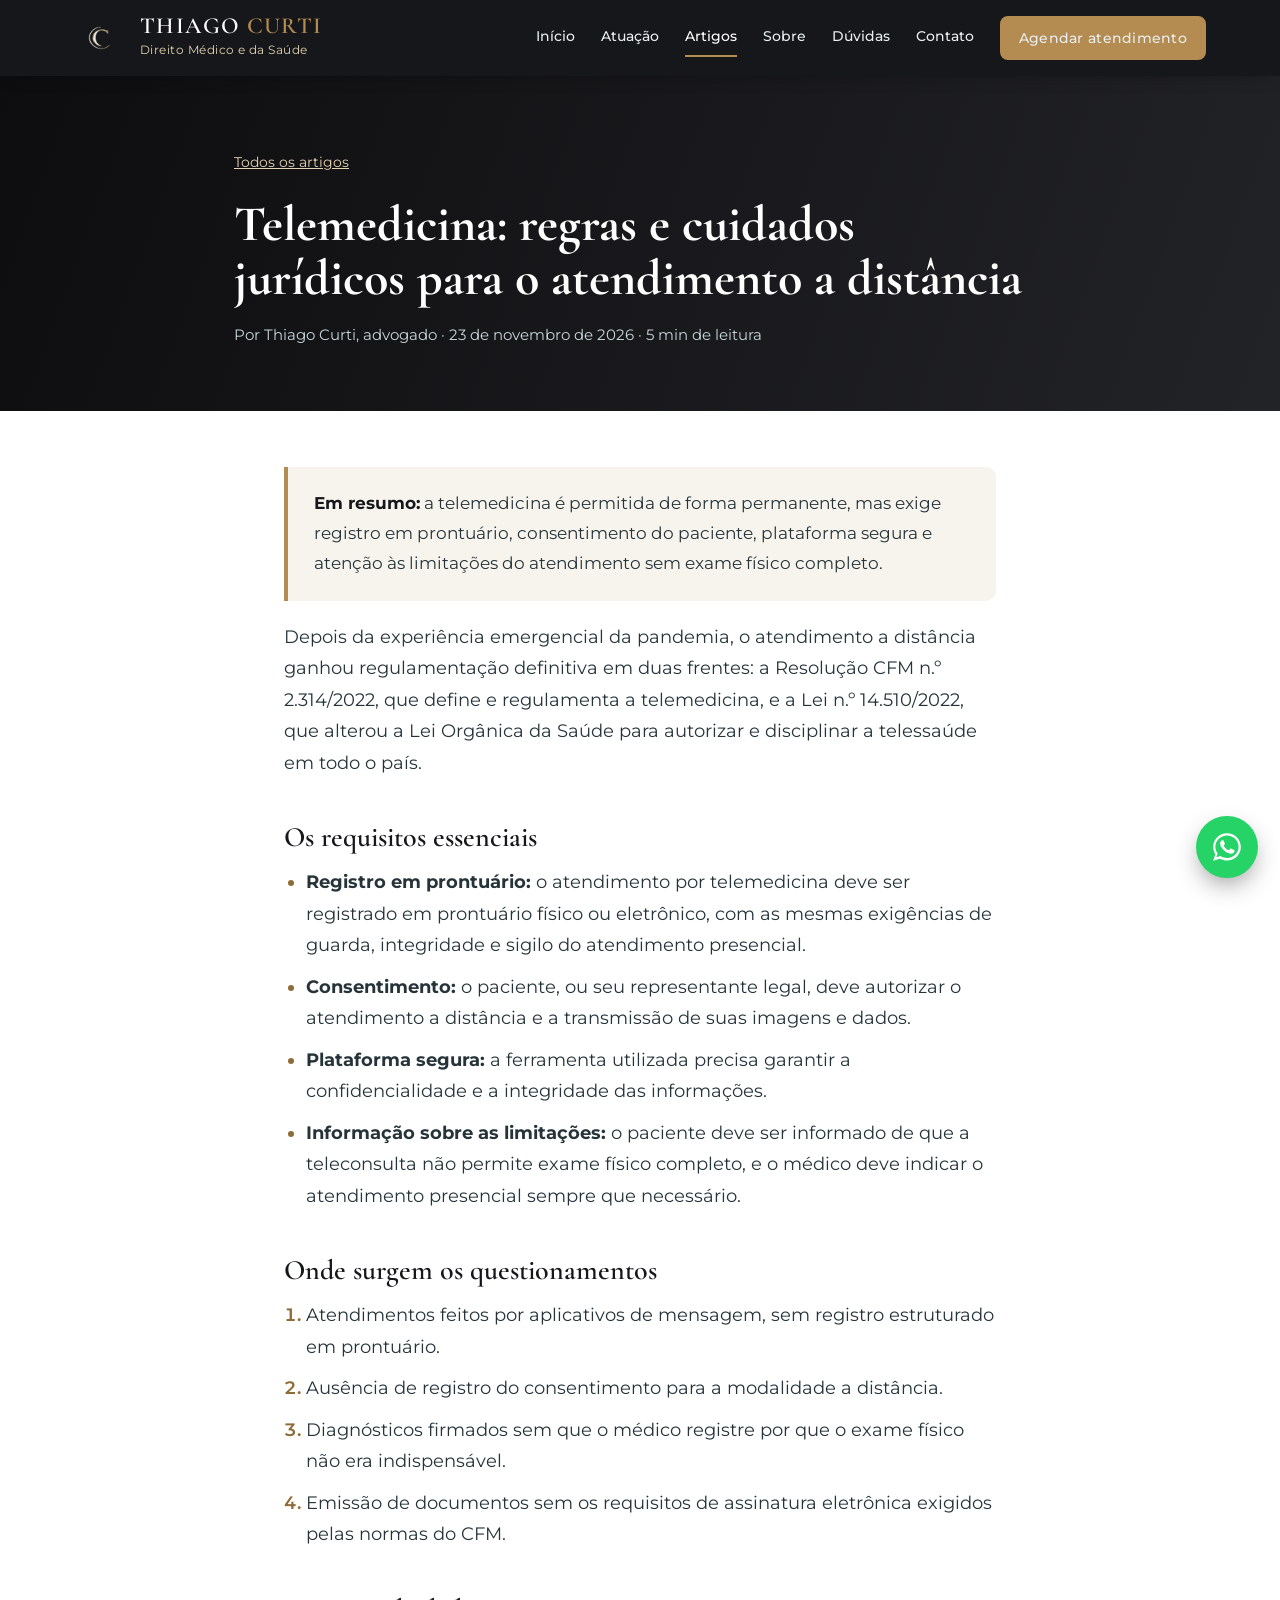
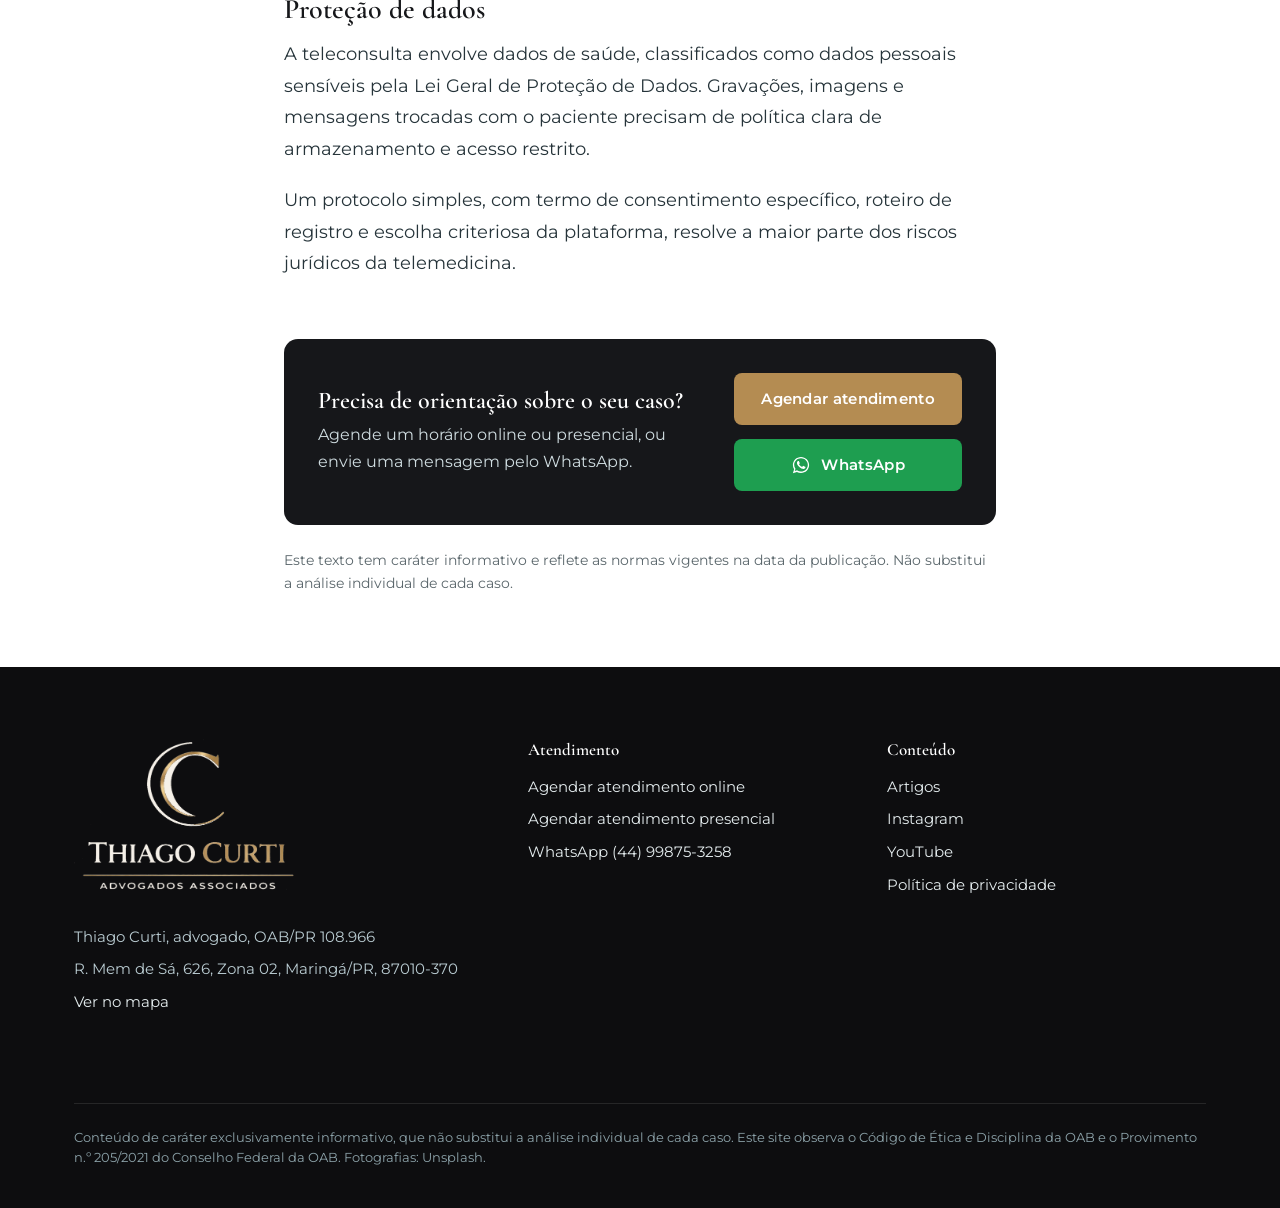
<file: artigos/telemedicina-regras-e-cuidados.html>
<!DOCTYPE html>
<html lang="pt-BR">
<head>
<meta charset="utf-8">
<meta name="viewport" content="width=device-width, initial-scale=1">
<title>Telemedicina: regras e cuidados jurídicos para o atendimento a distância | Thiago Curti</title>
<meta name="description" content="O que exigem a Resolução CFM n.º 2.314/2022 e a Lei n.º 14.510/2022, e os pontos que mais geram questionamentos.">
<link rel="canonical" href="https://thiagocurti.github.io/artigos/telemedicina-regras-e-cuidados.html">
<meta property="og:title" content="Telemedicina: regras e cuidados jurídicos para o atendimento a distância | Thiago Curti">
<meta property="og:description" content="O que exigem a Resolução CFM n.º 2.314/2022 e a Lei n.º 14.510/2022, e os pontos que mais geram questionamentos.">
<meta property="og:type" content="website">
<meta property="og:locale" content="pt_BR">
<meta property="og:image" content="https://thiagocurti.github.io/assets/img/thiago-curti.jpg">
<meta name="theme-color" content="#16171A">
<link rel="icon" href="data:image/svg+xml,%3Csvg xmlns='http://www.w3.org/2000/svg' viewBox='0 0 40 40'%3E%3Crect width='40' height='40' rx='8' fill='%2316171A'/%3E%3Cpath d='M28 12a10 10 0 1 0 0 16' fill='none' stroke='%23B48C52' stroke-width='3.5' stroke-linecap='round'/%3E%3C/svg%3E">
<link rel="preconnect" href="https://fonts.googleapis.com"><link rel="preconnect" href="https://fonts.gstatic.com" crossorigin><link href="https://fonts.googleapis.com/css2?family=Cormorant+Garamond:ital,wght@0,500;0,600;0,700;1,500;1,600&family=Montserrat:wght@400;500;600&display=swap" rel="stylesheet">
<link rel="stylesheet" href="../assets/style.css">
</head>
<body>
<a class="pular" href="#conteudo">Pular para o conteúdo</a>
<header class="topo"><div class="wrap">
<a class="marca" href="../index.html"><img src="../assets/img/logo-escuro-marca.png" alt="" width="54" height="52"><div><strong>Thiago <b>Curti</b></strong><span>Direito Médico e da Saúde</span></div></a>
<button class="abrir-menu" type="button" aria-expanded="false" aria-controls="menu" aria-label="Abrir menu"><svg viewBox="0 0 24 24" fill="none" stroke="currentColor" stroke-width="1.6" stroke-linecap="round" stroke-linejoin="round" aria-hidden="true"><path d="M4 7h16M4 12h16M4 17h16"/></svg></button>
<nav class="menu" id="menu" aria-label="Principal"><a href="../index.html">Início</a><a href="../index.html#atuacao">Atuação</a><a href="../artigos/index.html" aria-current="page">Artigos</a><a href="../index.html#sobre">Sobre</a><a href="../index.html#duvidas">Dúvidas</a><a href="../index.html#atendimento">Contato</a><a class="btn btn-ouro" href="https://calendar.app.google/kTP8xy6RkX4CCLtx5" target="_blank" rel="noopener">Agendar atendimento</a></nav>
</div></header>
<main id="conteudo">
<div class="artigo-topo"><div class="wrap"><a class="voltar" href="index.html">Todos os artigos</a><h1>Telemedicina: regras e cuidados jurídicos para o atendimento a distância</h1><p class="meta">Por Thiago Curti, advogado · 23 de novembro de 2026 · 5 min de leitura</p></div></div>
<article class="corpo">
<p class="resumo"><strong>Em resumo:</strong> a telemedicina é permitida de forma permanente, mas exige registro em prontuário, consentimento do paciente, plataforma segura e atenção às limitações do atendimento sem exame físico completo.</p>
<p>Depois da experiência emergencial da pandemia, o atendimento a distância ganhou regulamentação definitiva em duas frentes: a Resolução CFM n.º 2.314/2022, que define e regulamenta a telemedicina, e a Lei n.º 14.510/2022, que alterou a Lei Orgânica da Saúde para autorizar e disciplinar a telessaúde em todo o país.</p>
<h2>Os requisitos essenciais</h2>
<ul>
<li><strong>Registro em prontuário:</strong> o atendimento por telemedicina deve ser registrado em prontuário físico ou eletrônico, com as mesmas exigências de guarda, integridade e sigilo do atendimento presencial.</li>
<li><strong>Consentimento:</strong> o paciente, ou seu representante legal, deve autorizar o atendimento a distância e a transmissão de suas imagens e dados.</li>
<li><strong>Plataforma segura:</strong> a ferramenta utilizada precisa garantir a confidencialidade e a integridade das informações.</li>
<li><strong>Informação sobre as limitações:</strong> o paciente deve ser informado de que a teleconsulta não permite exame físico completo, e o médico deve indicar o atendimento presencial sempre que necessário.</li>
</ul>
<h2>Onde surgem os questionamentos</h2>
<ol>
<li>Atendimentos feitos por aplicativos de mensagem, sem registro estruturado em prontuário.</li>
<li>Ausência de registro do consentimento para a modalidade a distância.</li>
<li>Diagnósticos firmados sem que o médico registre por que o exame físico não era indispensável.</li>
<li>Emissão de documentos sem os requisitos de assinatura eletrônica exigidos pelas normas do CFM.</li>
</ol>
<h2>Proteção de dados</h2>
<p>A teleconsulta envolve dados de saúde, classificados como dados pessoais sensíveis pela Lei Geral de Proteção de Dados. Gravações, imagens e mensagens trocadas com o paciente precisam de política clara de armazenamento e acesso restrito.</p>
<p>Um protocolo simples, com termo de consentimento específico, roteiro de registro e escolha criteriosa da plataforma, resolve a maior parte dos riscos jurídicos da telemedicina.</p>
</article>
<div class="cta-artigo"><div><div><h2>Precisa de orientação sobre o seu caso?</h2><p>Agende um horário online ou presencial, ou envie uma mensagem pelo WhatsApp.</p></div><div class="acoes"><a class="btn btn-ouro" href="https://calendar.app.google/kTP8xy6RkX4CCLtx5" target="_blank" rel="noopener">Agendar atendimento</a><a class="btn btn-whats" href="https://wa.me/5544998753258" target="_blank" rel="noopener"><svg viewBox="0 0 32 32" aria-hidden="true" fill="currentColor"><path d="M16 3C8.8 3 3 8.7 3 15.8c0 2.5.7 4.9 2 7L3 29l6.4-2c2 1.1 4.3 1.7 6.6 1.7 7.2 0 13-5.7 13-12.8S23.2 3 16 3zm0 23.4c-2.1 0-4.1-.6-5.8-1.6l-.4-.3-3.8 1.2 1.2-3.7-.3-.4c-1.2-1.8-1.8-3.8-1.8-5.9C5.1 9.9 10 5.2 16 5.2s10.9 4.7 10.9 10.6S22 26.4 16 26.4zm6-7.9c-.3-.2-1.9-1-2.2-1.1-.3-.1-.5-.2-.7.2-.2.3-.8 1-1 1.2-.2.2-.4.2-.7.1-.3-.2-1.4-.5-2.6-1.6-1-.9-1.6-1.9-1.8-2.2-.2-.3 0-.5.1-.7l.5-.6c.2-.2.2-.3.3-.6.1-.2 0-.4 0-.6l-1-2.4c-.3-.6-.5-.5-.7-.5h-.6c-.2 0-.6.1-.9.4-.3.3-1.2 1.1-1.2 2.8s1.2 3.2 1.4 3.5c.2.2 2.4 3.6 5.8 5 .8.3 1.4.5 1.9.7.8.3 1.5.2 2.1.1.6-.1 1.9-.8 2.2-1.5.3-.7.3-1.4.2-1.5-.1-.2-.3-.3-.6-.4z"/></svg>WhatsApp</a></div></div></div>
<p class="aviso">Este texto tem caráter informativo e reflete as normas vigentes na data da publicação. Não substitui a análise individual de cada caso.</p>
</main>
<script type="application/ld+json">{"@context": "https://schema.org", "@type": "Article", "headline": "Telemedicina: regras e cuidados jurídicos para o atendimento a distância", "datePublished": "2026-11-23", "author": {"@type": "Person", "name": "Thiago Curti"}, "inLanguage": "pt-BR", "description": "O que exigem a Resolução CFM n.º 2.314/2022 e a Lei n.º 14.510/2022, e os pontos que mais geram questionamentos."}</script>
<footer class="rodape-site"><div class="wrap cols">
<div><img class="logo-rodape" src="../assets/img/logo-escuro.png" alt="Thiago Curti" width="220" height="168"><p>Thiago Curti, advogado, OAB/PR 108.966</p><p>R. Mem de Sá, 626, Zona 02, Maringá/PR, 87010-370</p><p><a href="https://www.google.com/maps/search/?api=1&query=R.+Mem+de+S%C3%A1%2C+626+-+Zona+02%2C+Maring%C3%A1+-+PR%2C+87010-370" target="_blank" rel="noopener">Ver no mapa</a></p></div>
<div><strong>Atendimento</strong><p><a href="https://calendar.app.google/kTP8xy6RkX4CCLtx5" target="_blank" rel="noopener">Agendar atendimento online</a></p><p><a href="https://calendar.app.google/4LmpsZA76husfQk38" target="_blank" rel="noopener">Agendar atendimento presencial</a></p><p><a href="https://wa.me/5544998753258" target="_blank" rel="noopener">WhatsApp (44) 99875-3258</a></p></div>
<div><strong>Conteúdo</strong><p><a href="../artigos/index.html">Artigos</a></p><p><a href="https://www.instagram.com/thiagocurti" target="_blank" rel="noopener">Instagram</a></p><p><a href="https://www.youtube.com/channel/UC_EC77Ljl761EYmBbQ0q96g" target="_blank" rel="noopener">YouTube</a></p><p><a href="../privacidade.html">Política de privacidade</a></p></div>
<p class="legal">Conteúdo de caráter exclusivamente informativo, que não substitui a análise individual de cada caso. Este site observa o Código de Ética e Disciplina da OAB e o Provimento n.º 205/2021 do Conselho Federal da OAB. Fotografias: Unsplash.</p>
</div></footer>
<a class="whats-fixo" href="https://wa.me/5544998753258" target="_blank" rel="noopener" aria-label="Conversar pelo WhatsApp"><svg viewBox="0 0 32 32" aria-hidden="true" fill="currentColor"><path d="M16 3C8.8 3 3 8.7 3 15.8c0 2.5.7 4.9 2 7L3 29l6.4-2c2 1.1 4.3 1.7 6.6 1.7 7.2 0 13-5.7 13-12.8S23.2 3 16 3zm0 23.4c-2.1 0-4.1-.6-5.8-1.6l-.4-.3-3.8 1.2 1.2-3.7-.3-.4c-1.2-1.8-1.8-3.8-1.8-5.9C5.1 9.9 10 5.2 16 5.2s10.9 4.7 10.9 10.6S22 26.4 16 26.4zm6-7.9c-.3-.2-1.9-1-2.2-1.1-.3-.1-.5-.2-.7.2-.2.3-.8 1-1 1.2-.2.2-.4.2-.7.1-.3-.2-1.4-.5-2.6-1.6-1-.9-1.6-1.9-1.8-2.2-.2-.3 0-.5.1-.7l.5-.6c.2-.2.2-.3.3-.6.1-.2 0-.4 0-.6l-1-2.4c-.3-.6-.5-.5-.7-.5h-.6c-.2 0-.6.1-.9.4-.3.3-1.2 1.1-1.2 2.8s1.2 3.2 1.4 3.5c.2.2 2.4 3.6 5.8 5 .8.3 1.4.5 1.9.7.8.3 1.5.2 2.1.1.6-.1 1.9-.8 2.2-1.5.3-.7.3-1.4.2-1.5-.1-.2-.3-.3-.6-.4z"/></svg></a>
<script>
{
  const b=document.querySelector('.abrir-menu'),m=document.getElementById('menu');
  if(b&&m){b.addEventListener('click',()=>{const a=m.classList.toggle('aberto');b.setAttribute('aria-expanded',a)});
    m.querySelectorAll('a').forEach(x=>x.addEventListener('click',()=>{m.classList.remove('aberto');b.setAttribute('aria-expanded',false)}))}
  const f=document.getElementById('form-contato');
  if(f){f.addEventListener('submit',e=>{
    e.preventDefault();
    const nome=f.nome.value.trim(),assunto=f.assunto.value,msg=f.mensagem.value.trim();
    f.nome.classList.toggle('invalido',!nome);
    if(!nome){f.nome.focus();return}
    let t='Olá, meu nome é '+nome+'.';
    if(assunto)t+=' Assunto: '+assunto+'.';
    if(msg)t+=' '+msg;
    const a=document.createElement('a');a.href='https://wa.me/5544998753258?text='+encodeURIComponent(t);a.target='_blank';a.rel='noopener';document.body.appendChild(a);a.click();a.remove();
  })}
}
</script>
</body>
</html>
</file>
<file: assets/style.css>
/* Thiago Curti — Direito Médico para médicos
   Preto grafite e dourado do logotipo; Cormorant Garamond nos títulos (serifa clássica do logo), Montserrat no texto.
   Abertura escura com o retrato do advogado em moldura dourada; cartões de área, perguntas frequentes e WhatsApp fixo. */
:root{
  --azul:#16171A;--azul-2:#222327;--azul-3:#0D0D0F;
  --ouro:#B48C52;--ouro-2:#8E6C38;--ouro-claro:#E4D3B2;
  --creme:#F7F4EE;--branco:#FFFFFF;--tinta:#1C292E;--cinza:#5A666B;--linha:#E4DCCF;
  --whats:#1E9E50;--whats-2:#178543;
  --serif:"Cormorant Garamond",Georgia,"Times New Roman",serif;
  --sans:"Montserrat",system-ui,-apple-system,"Segoe UI",Arial,sans-serif;
  --raio:14px;--sombra:0 18px 40px -18px rgba(13,13,15,.35);
}
*{box-sizing:border-box;min-width:0}
html{scroll-behavior:smooth;scroll-padding-top:84px}
body{margin:0;background:var(--branco);color:var(--tinta);font:16px/1.7 var(--sans);overflow-x:clip;-webkit-font-smoothing:antialiased}
img{max-width:100%;display:block}
a{color:var(--azul-2)}
a:focus-visible,button:focus-visible,input:focus-visible,select:focus-visible,textarea:focus-visible,summary:focus-visible{outline:3px solid var(--ouro);outline-offset:3px}
.wrap{max-width:1180px;margin:0 auto;padding:0 24px}
.pular{position:absolute;left:-999px;top:0;background:var(--ouro);color:#fff;padding:10px 16px;z-index:100}
.pular:focus{left:12px;top:12px}
h1,h2,h3{font-family:var(--serif);font-weight:600;line-height:1.08;margin:0;text-wrap:balance}

/* Botões */
.btn{display:inline-flex;align-items:center;justify-content:center;gap:10px;min-height:52px;padding:0 26px;border-radius:8px;font:600 15px/1 var(--sans);letter-spacing:.02em;text-decoration:none;border:1.5px solid transparent;cursor:pointer;transition:background .2s,color .2s,border-color .2s,transform .2s}
.btn svg{width:20px;height:20px;flex:none}
.btn-whats{background:var(--whats);color:#fff}.btn-whats:hover{background:var(--whats-2)}
.btn-ouro{background:var(--ouro);color:#fff}.btn-ouro:hover{background:var(--ouro-2)}
.btn-claro{border-color:rgba(255,255,255,.55);color:#fff}.btn-claro:hover{background:#fff;color:var(--azul)}
.btn-azul{background:var(--azul);color:#fff}.btn-azul:hover{background:var(--azul-2)}
.btn-contorno{border-color:var(--azul);color:var(--azul)}.btn-contorno:hover{background:var(--azul);color:#fff}

/* Cabeçalho */
.topo{position:sticky;top:0;z-index:50;background:var(--azul);color:#fff;box-shadow:0 6px 20px -12px rgba(0,0,0,.5)}
.topo .wrap{display:flex;align-items:center;justify-content:space-between;gap:24px;min-height:76px}
.marca{display:flex;align-items:center;gap:12px;color:#fff;text-decoration:none}
.marca img{width:54px;height:auto}
.marca strong{display:block;font:600 23px/1 var(--serif);letter-spacing:.06em;text-transform:uppercase}
.marca strong b{color:var(--ouro);font-weight:600}
.marca span{display:block;font-size:11.5px;color:var(--ouro-claro);letter-spacing:.04em;margin-top:3px}
.menu{display:flex;align-items:center;gap:26px}
.menu a{color:#E8EEF0;text-decoration:none;font-size:14px;font-weight:500;padding:6px 0;border-bottom:2px solid transparent}
.menu a:hover,.menu a[aria-current=page]{color:#fff;border-bottom-color:var(--ouro)}
.menu .btn{min-height:44px;padding:0 18px;font-size:13.5px;border-bottom:0}
.menu .btn:hover{color:#fff}
.abrir-menu{display:none;background:none;border:1px solid rgba(255,255,255,.4);color:#fff;border-radius:8px;width:46px;height:46px;cursor:pointer}
.abrir-menu svg{width:22px;height:22px}

/* Topo da página inicial */
.hero{position:relative;color:#fff;background:var(--azul-3) url("https://images.unsplash.com/photo-1674702727317-d29b2788dc4a?auto=format&fit=crop&w=2000&q=70") center/cover no-repeat;isolation:isolate}
.hero::before{content:"";position:absolute;inset:0;z-index:-1;background:linear-gradient(100deg,rgba(13,13,15,.96) 0%,rgba(22,23,26,.9) 45%,rgba(22,23,26,.62) 100%)}
.hero .wrap{display:grid;grid-template-columns:minmax(0,1.2fr) minmax(0,.8fr);gap:72px;align-items:center;padding-top:80px;padding-bottom:88px}
.retrato-hero{position:relative;margin:0 10px 10px 0}
.retrato-hero::before{content:"";position:absolute;inset:18px -18px -18px 18px;border:1.5px solid var(--ouro);border-radius:200px 200px 6px 6px}
.retrato-hero img{position:relative;width:100%;aspect-ratio:4/5;object-fit:cover;object-position:50% 20%;border-radius:200px 200px 6px 6px;box-shadow:0 40px 70px -30px rgba(0,0,0,.8)}
.retrato-hero figcaption{position:absolute;left:-28px;bottom:34px;background:var(--creme);color:var(--tinta);padding:14px 20px;border-radius:6px;box-shadow:0 18px 40px -16px rgba(0,0,0,.6);font-size:13px;line-height:1.35}
.retrato-hero figcaption strong{display:block;font:600 20px/1.1 var(--serif);color:var(--azul)}
.selo-topo{display:inline-flex;align-items:center;gap:10px;font-size:13.5px;color:var(--ouro-claro);margin:0 0 22px}
.selo-topo::before{content:"";width:36px;height:1.5px;background:var(--ouro)}
.hero h1{font-size:clamp(40px,5.6vw,68px);line-height:1.02;font-weight:600}
.hero h1 em{font-style:italic;font-weight:500;color:var(--ouro-claro)}
.hero .lead{font-size:18px;line-height:1.7;color:#D7E1E4;max-width:560px;margin:24px 0 34px}
.acoes{display:flex;flex-wrap:wrap;gap:14px}
.garantias{display:flex;flex-wrap:wrap;gap:10px 26px;margin:36px 0 0;padding:0;list-style:none;font-size:14px;color:#C9D6DA}
.garantias li{display:flex;align-items:center;gap:8px}
.garantias svg{width:18px;height:18px;color:var(--ouro);flex:none}

/* Formulário */
.form-card{background:#fff;color:var(--tinta);border-radius:var(--raio);padding:34px 32px 28px;box-shadow:0 30px 60px -25px rgba(0,0,0,.55);border-top:4px solid var(--ouro)}
.form-card .etiqueta{display:inline-flex;align-items:center;gap:8px;background:#E3F3E9;color:#14713A;font-size:13px;font-weight:600;padding:6px 12px;border-radius:999px}
.form-card h2{font-size:26px;margin:16px 0 6px;color:var(--azul)}
.form-card .sub{margin:0 0 20px;color:var(--cinza);font-size:14.5px;line-height:1.55}
.form-card label{display:block;font-size:13px;font-weight:600;color:var(--azul);margin:0 0 6px}
.form-card .grupo{margin-bottom:14px}
.form-card input,.form-card select,.form-card textarea{width:100%;font:16px/1.4 var(--sans);color:var(--tinta);background:#fff;border:1.5px solid var(--linha);border-radius:8px;padding:13px 14px;min-height:50px}
.form-card textarea{min-height:96px;resize:vertical}
.form-card input:focus,.form-card select:focus,.form-card textarea:focus{border-color:var(--ouro);outline:none;box-shadow:0 0 0 3px rgba(184,147,90,.25)}
.form-card .btn{width:100%;margin-top:6px}
.form-card .nota{font-size:12.5px;color:var(--cinza);line-height:1.5;margin:14px 0 0;text-align:center}
.form-card .erro{color:#A23B2A;font-size:13px;margin:4px 0 0;display:none}
.form-card .invalido+.erro{display:block}

/* Faixa de compromissos */
.faixa{background:var(--azul-2);color:#fff}
.faixa .wrap{display:grid;grid-template-columns:repeat(4,minmax(0,1fr));gap:0}
.faixa div.item{display:flex;align-items:center;gap:16px;padding:30px 22px;border-left:1px solid rgba(255,255,255,.12)}
.faixa div.item:first-child{border-left:0;padding-left:0}
.faixa svg{width:40px;height:40px;color:var(--ouro);flex:none}
.faixa strong{display:block;font-size:15px;font-weight:600;line-height:1.3}
.faixa span{display:block;font-size:13px;color:#B9CBD1;line-height:1.4;margin-top:2px}

/* Seções */
section{padding:96px 0}
.creme{background:var(--creme)}
.cab-secao{max-width:720px;margin:0 0 52px}
.cab-secao.centro{margin-left:auto;margin-right:auto;text-align:center}
.marcador{display:inline-flex;align-items:center;gap:10px;font-size:13.5px;font-weight:600;color:var(--ouro-2);margin:0 0 14px}
.marcador::before{content:"";width:32px;height:1.5px;background:var(--ouro)}
.cab-secao.centro .marcador::after{content:"";width:32px;height:1.5px;background:var(--ouro)}
.cab-secao h2{font-size:clamp(30px,3.6vw,44px);color:var(--azul)}
.cab-secao h2 em{font-style:italic;color:var(--ouro-2);font-weight:500}
.cab-secao p{font-size:17px;color:var(--cinza);margin:16px 0 0}

/* Cartões de áreas */
.cartoes{display:grid;grid-template-columns:repeat(3,minmax(0,1fr));gap:24px}
.cartao{position:relative;background:#fff;border:1px solid var(--linha);border-radius:var(--raio);padding:34px 30px 30px;display:flex;flex-direction:column;transition:transform .25s,box-shadow .25s,border-color .25s}
.cartao:hover{transform:translateY(-4px);box-shadow:var(--sombra);border-color:transparent}
.icone{width:60px;height:60px;border-radius:14px;background:var(--azul);color:var(--ouro);display:grid;place-items:center;margin-bottom:22px}
.icone svg{width:30px;height:30px}
.cartao h3{font-size:22px;color:var(--azul);margin-bottom:12px}
.cartao p{margin:0 0 20px;color:var(--cinza);font-size:15px;line-height:1.65}
.cartao a{margin-top:auto;font-weight:600;font-size:14px;color:var(--ouro-2);text-decoration:none}
.cartao a:hover{text-decoration:underline}
.cartao a::after{content:"";position:absolute;inset:0}

/* Bloco CRM */
.crm{padding:0;background:var(--azul);color:#fff}
.crm .grade{display:grid;grid-template-columns:minmax(0,1fr) minmax(0,1fr);min-height:560px}
.crm .foto{position:relative;background:var(--azul-2) radial-gradient(circle at 30% 40%,rgba(180,140,82,.14),transparent 60%);display:grid;place-items:center;overflow:hidden}
.crm .foto::before,.crm .foto::after{content:"";position:absolute;border:1px solid rgba(180,140,82,.25);border-radius:50%}
.crm .foto::before{width:520px;height:520px}.crm .foto::after{width:380px;height:380px}
.prazo{position:relative;text-align:center;color:var(--ouro-claro)}
.prazo b{display:block;font:500 clamp(140px,16vw,220px)/.9 var(--serif);color:var(--ouro)}
.prazo span{display:block;font:italic 500 28px/1.2 var(--serif);margin-top:6px}
.prazo small{display:block;font-size:13.5px;color:#9EA1A6;margin-top:12px;max-width:260px}
.crm .texto{padding:84px max(24px,calc((100vw - 1180px)/2 + 24px)) 84px 64px}
.crm .marcador{color:var(--ouro-claro)}
.crm h2{font-size:clamp(30px,3.4vw,42px)}
.crm .intro{color:#CFDCE0;font-size:16.5px;margin:16px 0 30px}
.passos{list-style:none;margin:0 0 34px;padding:0;counter-reset:p}
.passos li{counter-increment:p;display:grid;grid-template-columns:44px 1fr;gap:16px;padding:16px 0;border-top:1px solid rgba(255,255,255,.14);font-size:15.5px;line-height:1.6;color:#E6EDEF}
.passos li::before{content:counter(p);width:44px;height:44px;border-radius:50%;border:1.5px solid var(--ouro);color:var(--ouro);display:grid;place-items:center;font:600 18px/1 var(--serif)}
.passos strong{color:#fff}

/* Sobre */
.sobre{display:grid;grid-template-columns:minmax(0,.8fr) minmax(0,1.2fr);gap:64px;align-items:center}
.retrato{position:relative;aspect-ratio:4/5;border-radius:var(--raio);background:linear-gradient(160deg,var(--azul-2),var(--azul-3));display:grid;place-items:center;overflow:hidden}
.retrato::after{content:"";position:absolute;inset:18px;border:1px solid rgba(184,147,90,.5);border-radius:10px}
.retrato .mono{text-align:center;color:var(--ouro-claro);font-size:14px;letter-spacing:.06em}
.retrato .mono svg{width:120px;height:120px;margin:0 auto 18px}
.sobre h2{font-size:clamp(30px,3.4vw,42px);color:var(--azul);margin-bottom:22px}
.sobre p{color:#3B484D;font-size:16.5px;margin:0 0 16px}
.sobre .redes{display:flex;flex-wrap:wrap;gap:12px;margin-top:28px}

/* Artigos */
.grade-artigos{display:grid;grid-template-columns:repeat(3,minmax(0,1fr));gap:24px}
.card-artigo{position:relative;background:#fff;border-radius:var(--raio);overflow:hidden;border:1px solid var(--linha);display:flex;flex-direction:column;transition:transform .25s,box-shadow .25s}
.card-artigo:hover{transform:translateY(-4px);box-shadow:var(--sombra)}
.card-artigo .capa{height:150px;background:var(--azul);color:var(--ouro);display:flex;align-items:flex-end;justify-content:space-between;padding:22px 24px;position:relative;overflow:hidden}
.card-artigo .capa svg{width:46px;height:46px;position:relative}
.card-artigo .capa::before{content:"";position:absolute;right:-60px;top:-60px;width:200px;height:200px;border-radius:50%;border:1px solid rgba(184,147,90,.35)}
.card-artigo .capa span{font-size:12.5px;color:#B9CBD1;position:relative}
.card-artigo .txt{padding:24px 24px 28px;display:flex;flex-direction:column;flex:1}
.card-artigo h3{font-size:20px;line-height:1.25;color:var(--azul);margin-bottom:10px}
.card-artigo h3 a{color:inherit;text-decoration:none}
.card-artigo h3 a::after{content:"";position:absolute;inset:0}
.card-artigo p{margin:0;font-size:14.5px;color:var(--cinza);line-height:1.6}
.card-artigo .data{margin-top:auto;padding-top:16px;font-size:13px;color:var(--ouro-2);font-weight:600}
.ver-todos{text-align:center;margin-top:44px}

/* Perguntas frequentes */
.faq{max-width:860px;margin:0 auto}
.faq details{background:#fff;border:1px solid var(--linha);border-radius:10px;margin-bottom:12px;overflow:hidden}
.faq summary{list-style:none;cursor:pointer;display:flex;align-items:center;justify-content:space-between;gap:18px;padding:20px 24px;font:600 16.5px/1.4 var(--sans);color:var(--azul)}
.faq summary::-webkit-details-marker{display:none}
.faq summary::after{content:"";width:12px;height:12px;flex:none;border-right:2px solid var(--ouro);border-bottom:2px solid var(--ouro);transform:rotate(45deg) translateY(-3px);transition:transform .2s}
.faq details[open] summary{background:var(--azul);color:#fff}
.faq details[open] summary::after{transform:rotate(-135deg) translateY(-3px)}
.faq .resp{padding:20px 24px 8px;color:#3B484D;font-size:15.5px}
.faq .resp p{margin:0 0 14px}

/* Atendimento */
.opcoes{display:grid;grid-template-columns:repeat(3,minmax(0,1fr));gap:24px}
.opcao{background:#fff;border-radius:var(--raio);padding:34px 30px;border:1px solid var(--linha);display:flex;flex-direction:column}
.opcao.destaque{background:var(--azul);color:#fff;border-color:var(--azul)}
.opcao .icone{background:var(--creme)}
.opcao.destaque .icone{background:var(--azul-2)}
.opcao h3{font-size:22px;color:var(--azul);margin-bottom:10px}
.opcao.destaque h3{color:#fff}
.opcao p{margin:0 0 24px;font-size:15px;color:var(--cinza)}
.opcao.destaque p{color:#CFDCE0}
.opcao .btn{margin-top:auto}
.contato{display:grid;grid-template-columns:minmax(0,1fr) minmax(0,1fr);gap:24px;margin-top:24px}
.contato a.bloco{display:flex;align-items:center;gap:18px;padding:24px 28px;border-radius:var(--raio);background:#fff;border:1px solid var(--linha);text-decoration:none;color:var(--tinta)}
.contato a.bloco:hover{border-color:var(--ouro)}
.contato svg{width:34px;height:34px;color:var(--ouro-2);flex:none}
.contato strong{display:block;color:var(--azul);font-size:16px}
.contato span{font-size:14px;color:var(--cinza)}

/* Páginas de artigo */
.artigo-topo{background:var(--azul) linear-gradient(110deg,var(--azul-3),var(--azul-2));color:#fff;padding:72px 0 64px}
.artigo-topo .wrap{max-width:860px}
.artigo-topo h1{font-size:clamp(32px,4.4vw,50px);font-weight:700}
.artigo-topo .meta{color:#C9D6DA;font-size:14.5px;margin:18px 0 0}
.voltar{display:inline-block;color:var(--ouro-claro);font-size:14px;margin-bottom:22px}
.corpo{max-width:760px;margin:0 auto;padding:56px 24px 16px;font-size:17.5px;line-height:1.8;color:#26343A}
.corpo h2{font-size:28px;color:var(--azul);margin:44px 0 14px}
.corpo p{margin:0 0 20px}
.corpo ul,.corpo ol{padding-left:22px;margin:0 0 22px}
.corpo li{margin-bottom:10px}
.corpo li::marker{color:var(--ouro-2);font-weight:600}
.resumo{background:var(--creme);border-left:4px solid var(--ouro);padding:22px 26px;border-radius:0 10px 10px 0;font-size:16.5px}
.resumo strong{color:var(--azul)}
.cta-artigo{max-width:760px;margin:24px auto 0;padding:0 24px}
.cta-artigo>div{background:var(--azul);color:#fff;border-radius:var(--raio);padding:34px;display:grid;grid-template-columns:minmax(0,1fr) auto;gap:24px;align-items:center}
.cta-artigo h2{font-size:24px;margin-bottom:8px}
.cta-artigo p{margin:0;color:#CFDCE0;font-size:15.5px}
.cta-artigo .acoes{flex-direction:column}
.aviso{max-width:760px;margin:24px auto 72px;padding:0 24px;font-size:13.5px;color:var(--cinza)}
.lista-pagina{padding:72px 0 96px}

/* Rodapé */
.rodape-site{background:var(--azul-3);color:#B9CBD1;padding:72px 0 32px;font-size:14.5px}
.rodape-site .cols{display:grid;grid-template-columns:1.3fr 1fr 1fr;gap:40px}
.rodape-site strong{display:block;color:#fff;font:600 17px/1.3 var(--serif);margin-bottom:14px}
.rodape-site p{margin:0 0 8px}
.rodape-site a{color:#E4ECEE;text-decoration:none}
.rodape-site a:hover{color:var(--ouro-claro);text-decoration:underline}
.rodape-site .legal{grid-column:1/-1;border-top:1px solid rgba(255,255,255,.1);margin-top:40px;padding-top:24px;font-size:12.5px;color:#8DA3AA;line-height:1.6}

/* WhatsApp fixo */
.whats-fixo{position:fixed;right:22px;bottom:22px;z-index:60;width:62px;height:62px;border-radius:50%;background:#25D366;color:#fff;display:grid;place-items:center;box-shadow:0 10px 26px -6px rgba(0,0,0,.45);transition:transform .2s}
.whats-fixo:hover{transform:scale(1.07)}
.whats-fixo svg{width:34px;height:34px}

@media (max-width:1020px){
  .hero .wrap{grid-template-columns:1fr;gap:44px;padding-top:64px;padding-bottom:72px}
  .faixa .wrap{grid-template-columns:repeat(2,minmax(0,1fr))}
  .faixa div.item{border-left:0;padding-left:0}
  .cartoes,.grade-artigos,.opcoes{grid-template-columns:repeat(2,minmax(0,1fr))}
  .crm .grade{grid-template-columns:1fr}
  .crm .foto{min-height:300px}
  .crm .texto{padding:64px 24px}
  .sobre{grid-template-columns:1fr;gap:40px}
  .retrato{aspect-ratio:16/10;max-width:520px}
}
@media (max-width:860px){
  .abrir-menu{display:grid;place-items:center}
  .menu{display:none;position:absolute;left:0;right:0;top:76px;background:var(--azul);flex-direction:column;align-items:stretch;gap:0;padding:8px 24px 20px;border-top:1px solid rgba(255,255,255,.1)}
  .menu.aberto{display:flex}
  .menu a{padding:14px 0;border-bottom:1px solid rgba(255,255,255,.08)}
  .menu .btn{margin-top:14px}
}
@media (max-width:640px){
  section{padding:68px 0}
  .wrap{padding:0 18px}
  .hero .lead{font-size:16.5px}
  .acoes .btn{width:100%}
  .form-card{padding:28px 20px 22px}
  .faixa .wrap{grid-template-columns:1fr}
  .faixa div.item{padding:18px 0;border-top:1px solid rgba(255,255,255,.1)}
  .faixa div.item:first-child{border-top:0}
  .cartoes,.grade-artigos,.opcoes,.contato,.rodape-site .cols{grid-template-columns:1fr}
  .cta-artigo>div{grid-template-columns:1fr}
  .corpo{font-size:17px}
  .marca span{display:none}
}
@media (prefers-reduced-motion:reduce){*{transition:none!important;scroll-behavior:auto!important}}

.contato-grade{display:grid;grid-template-columns:minmax(0,1fr) minmax(0,1fr);gap:56px;align-items:start;margin-top:72px}
.contato-grade h3{font-size:34px;color:var(--azul);margin-bottom:14px}
.contato-grade .lado p{color:var(--cinza);font-size:16.5px}
.contato-grade .contato{grid-template-columns:1fr;margin-top:24px}
.logo-rodape{width:220px;margin-bottom:18px}
.sobre .assinatura{width:180px;margin-top:26px;opacity:.95}
.retrato{aspect-ratio:4/5}
.retrato img{width:100%;height:100%;object-fit:cover;object-position:50% 20%}
.retrato::after{z-index:1}
@media (max-width:1020px){.retrato-hero{max-width:380px;margin:10px auto 18px}.contato-grade{grid-template-columns:1fr;gap:36px}}
@media (max-width:640px){.retrato-hero figcaption{left:-6px}.marca strong{font-size:19px}}
.sr{position:absolute;width:1px;height:1px;overflow:hidden;clip:rect(0 0 0 0);white-space:nowrap}
@media (max-width:640px){.retrato-hero{max-width:300px;margin:0 auto 12px}.retrato-hero::before{inset:12px -12px -12px 12px}.hero .wrap{gap:32px}}
</file>
